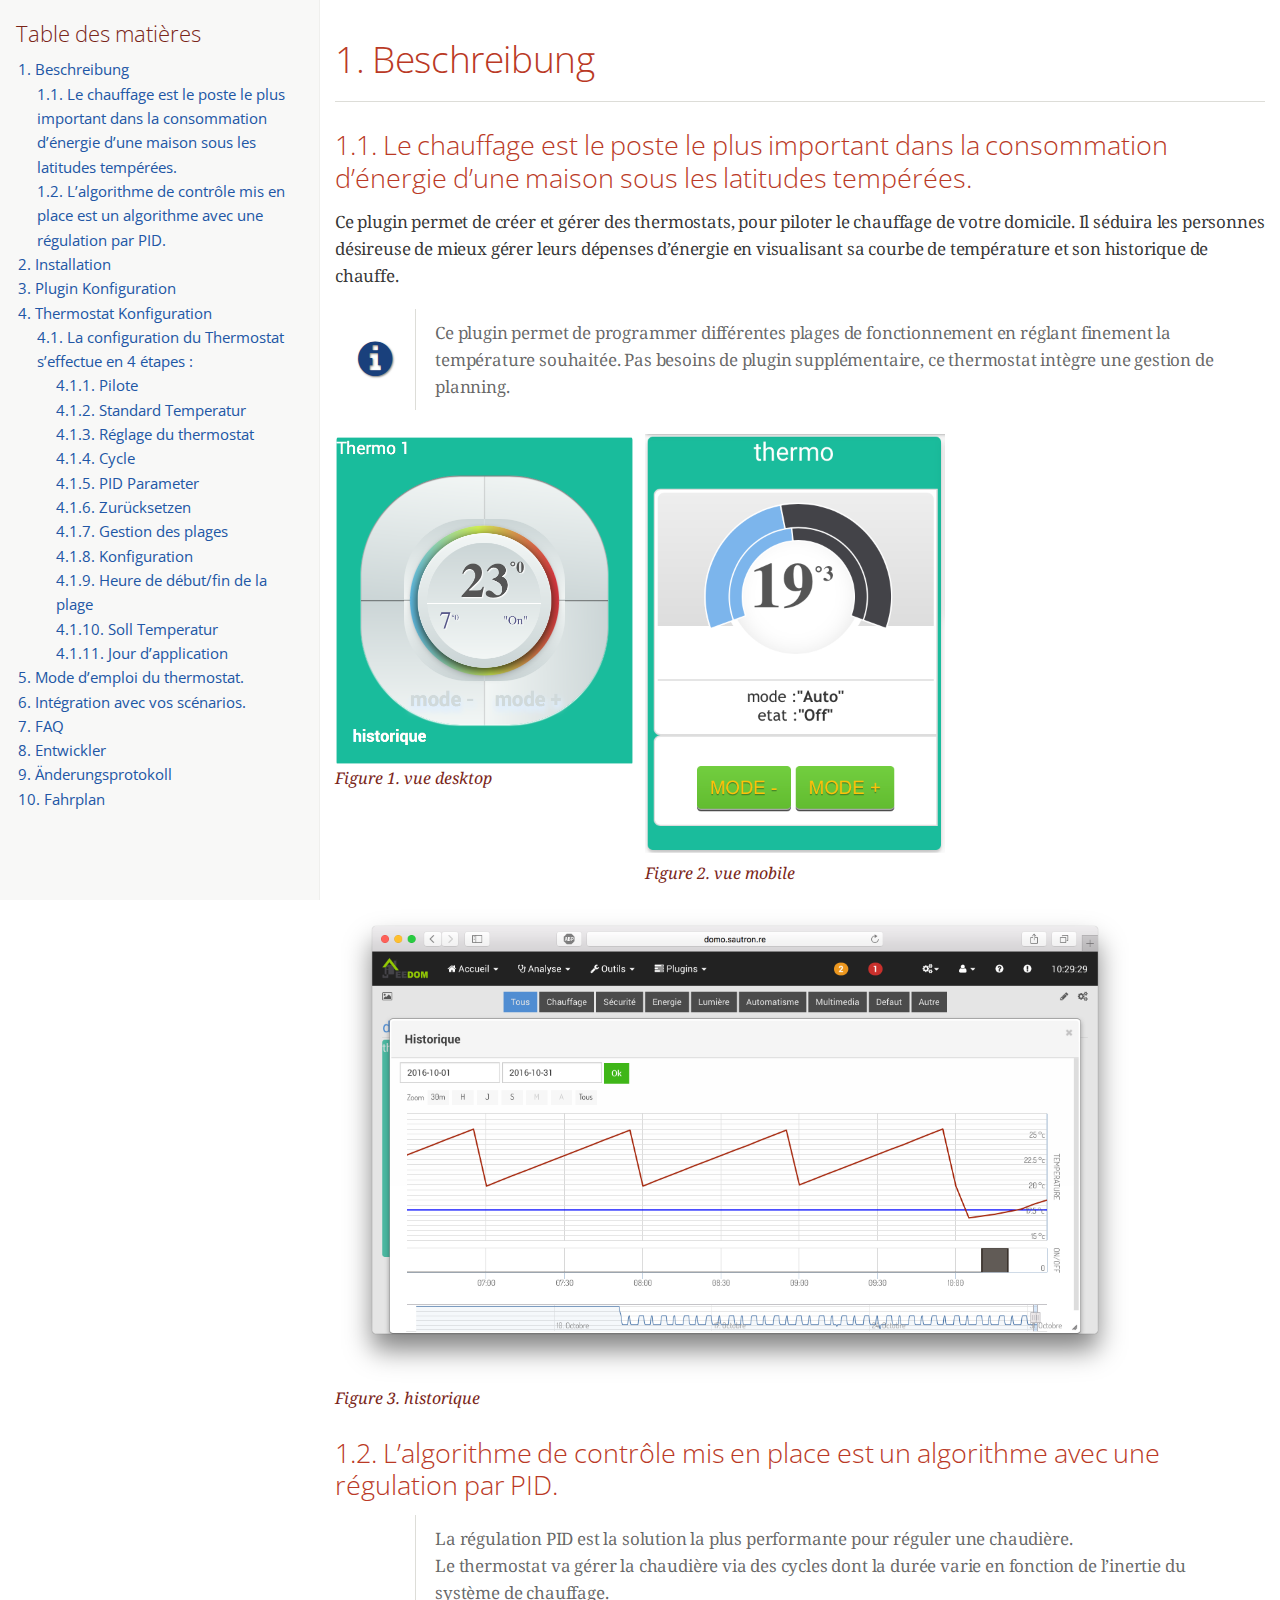
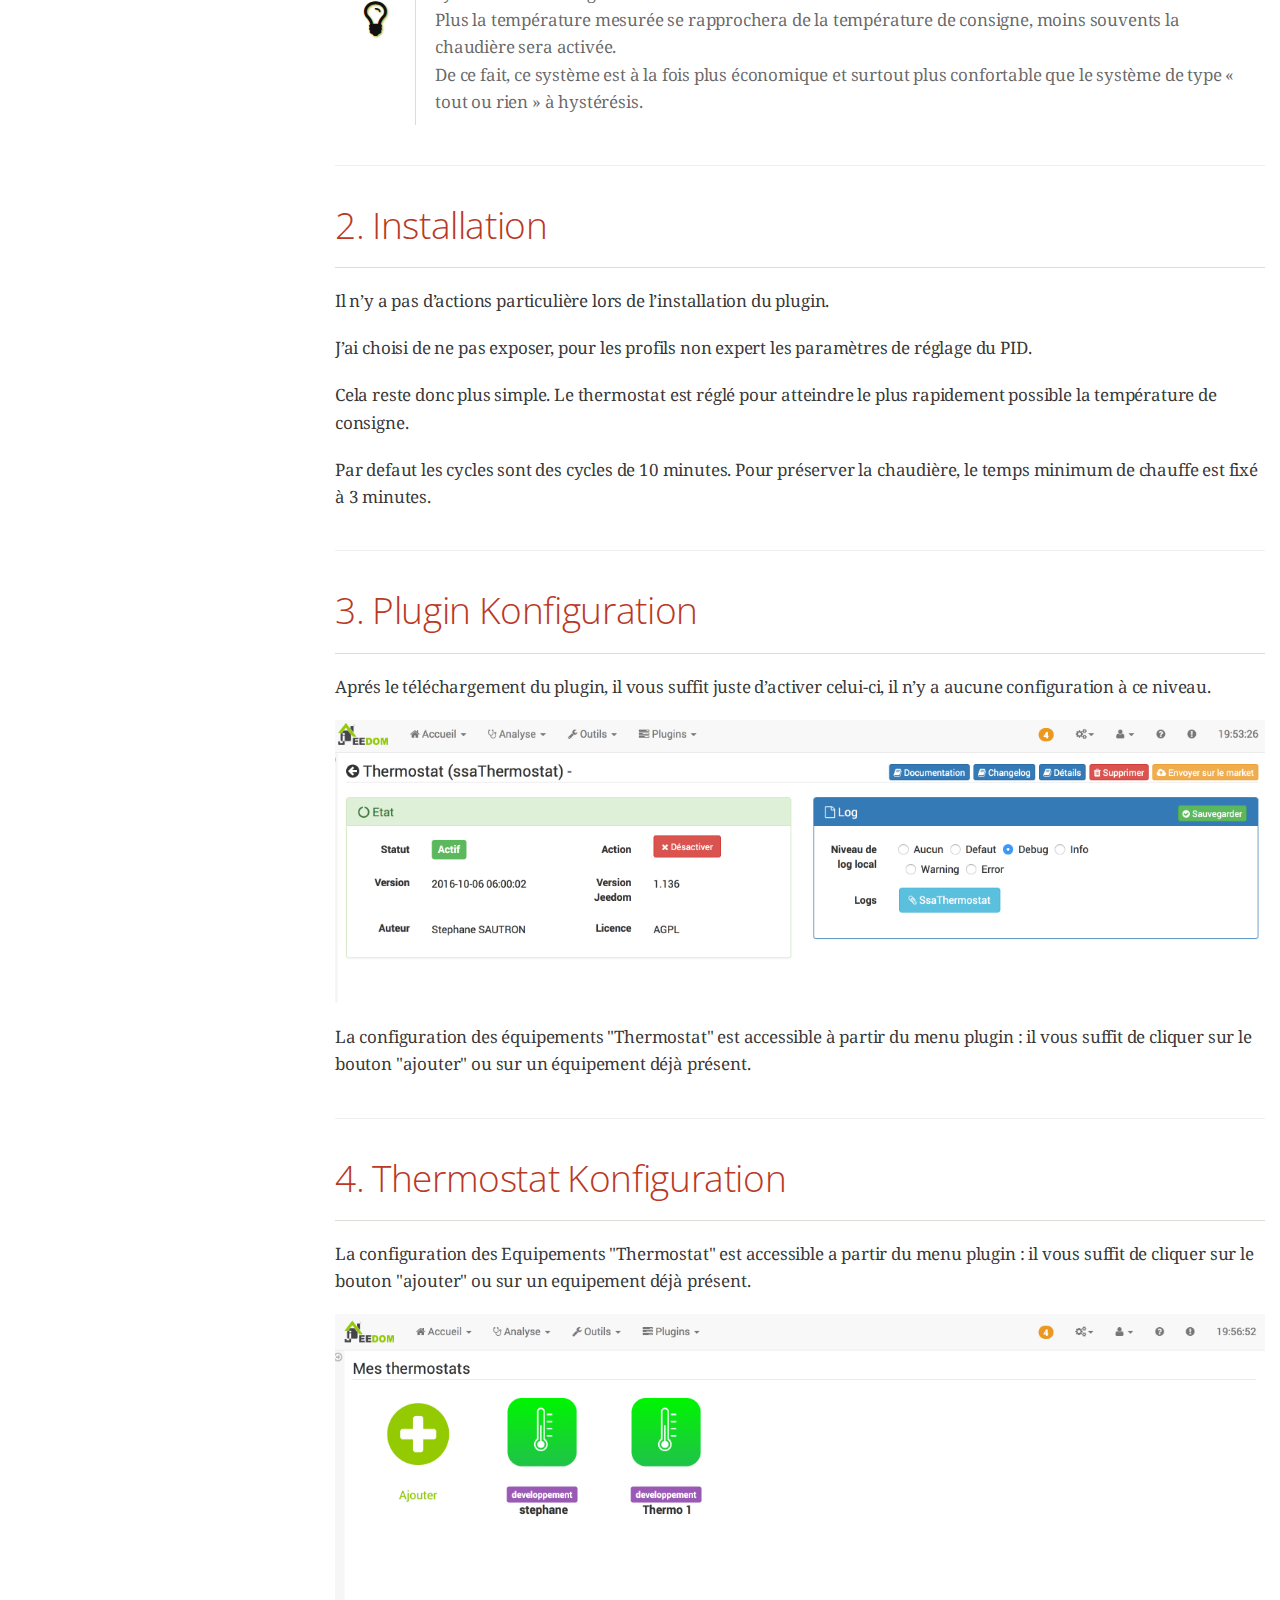
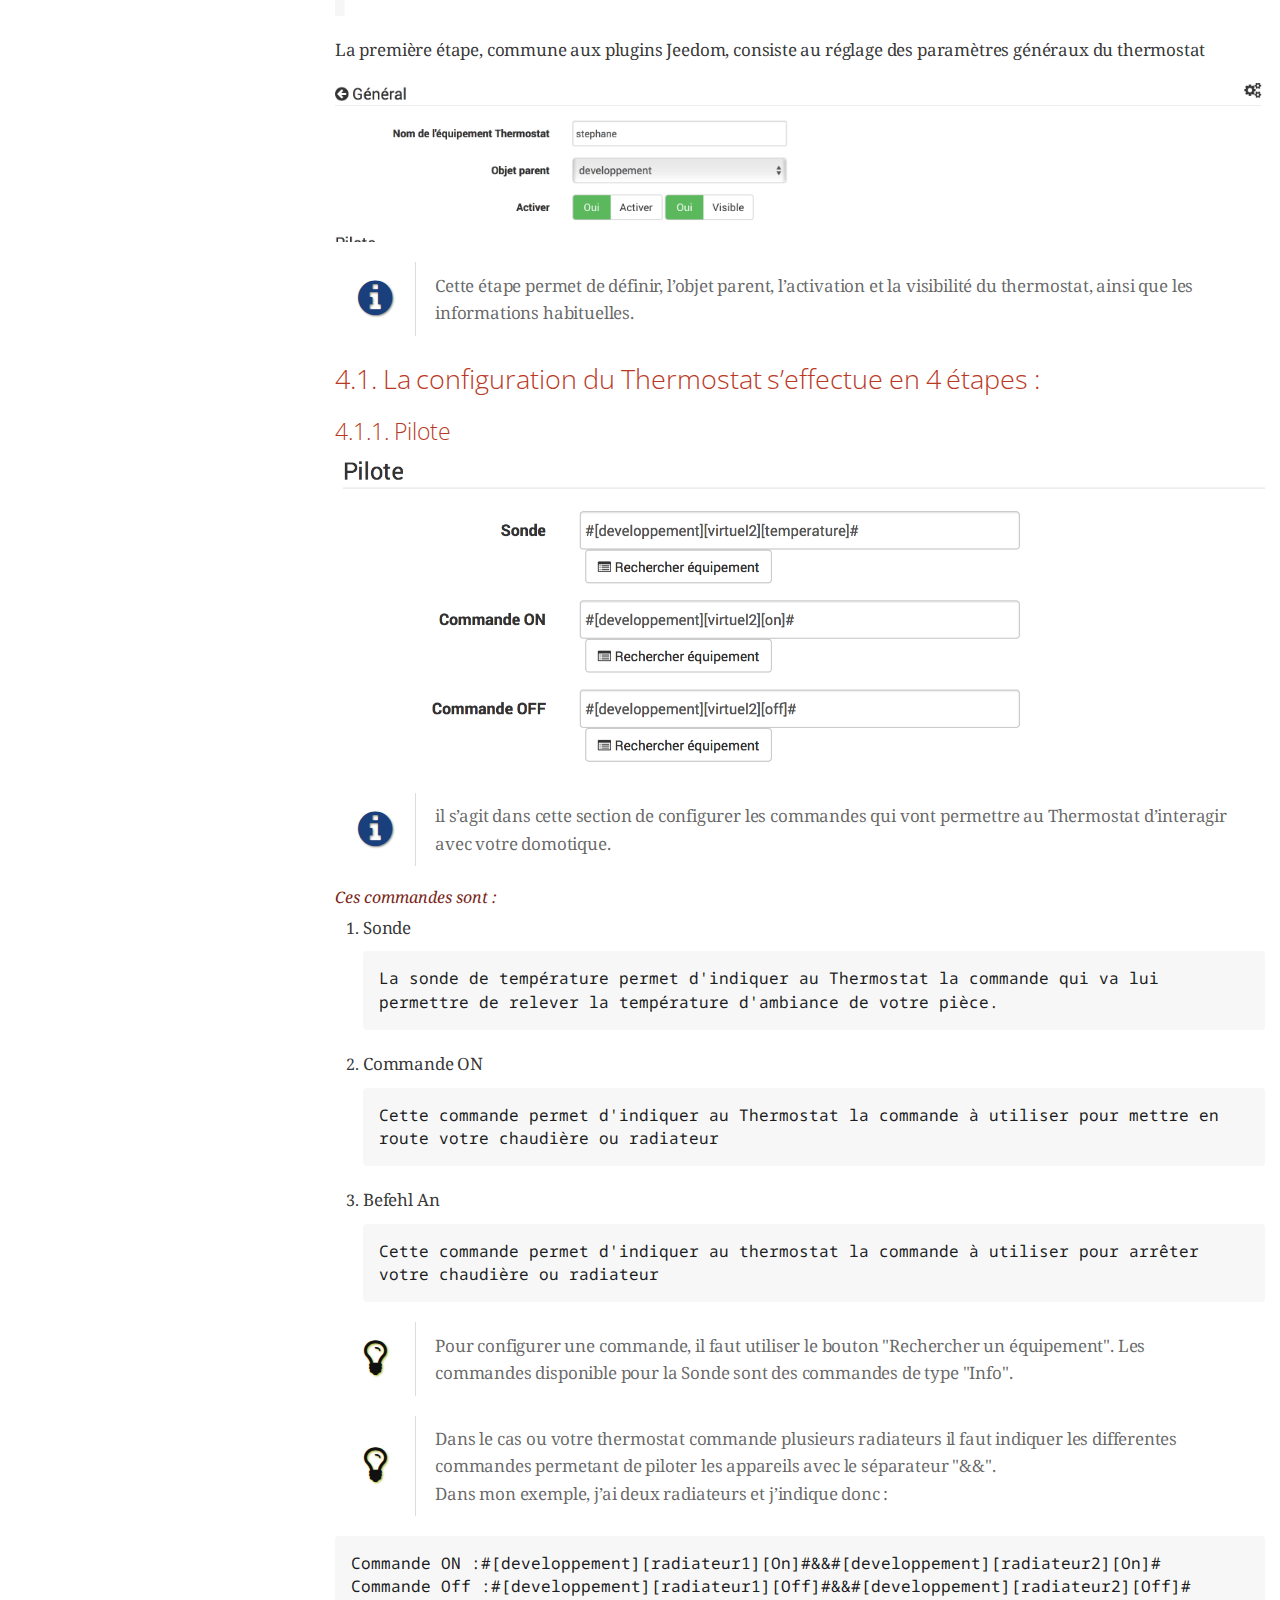
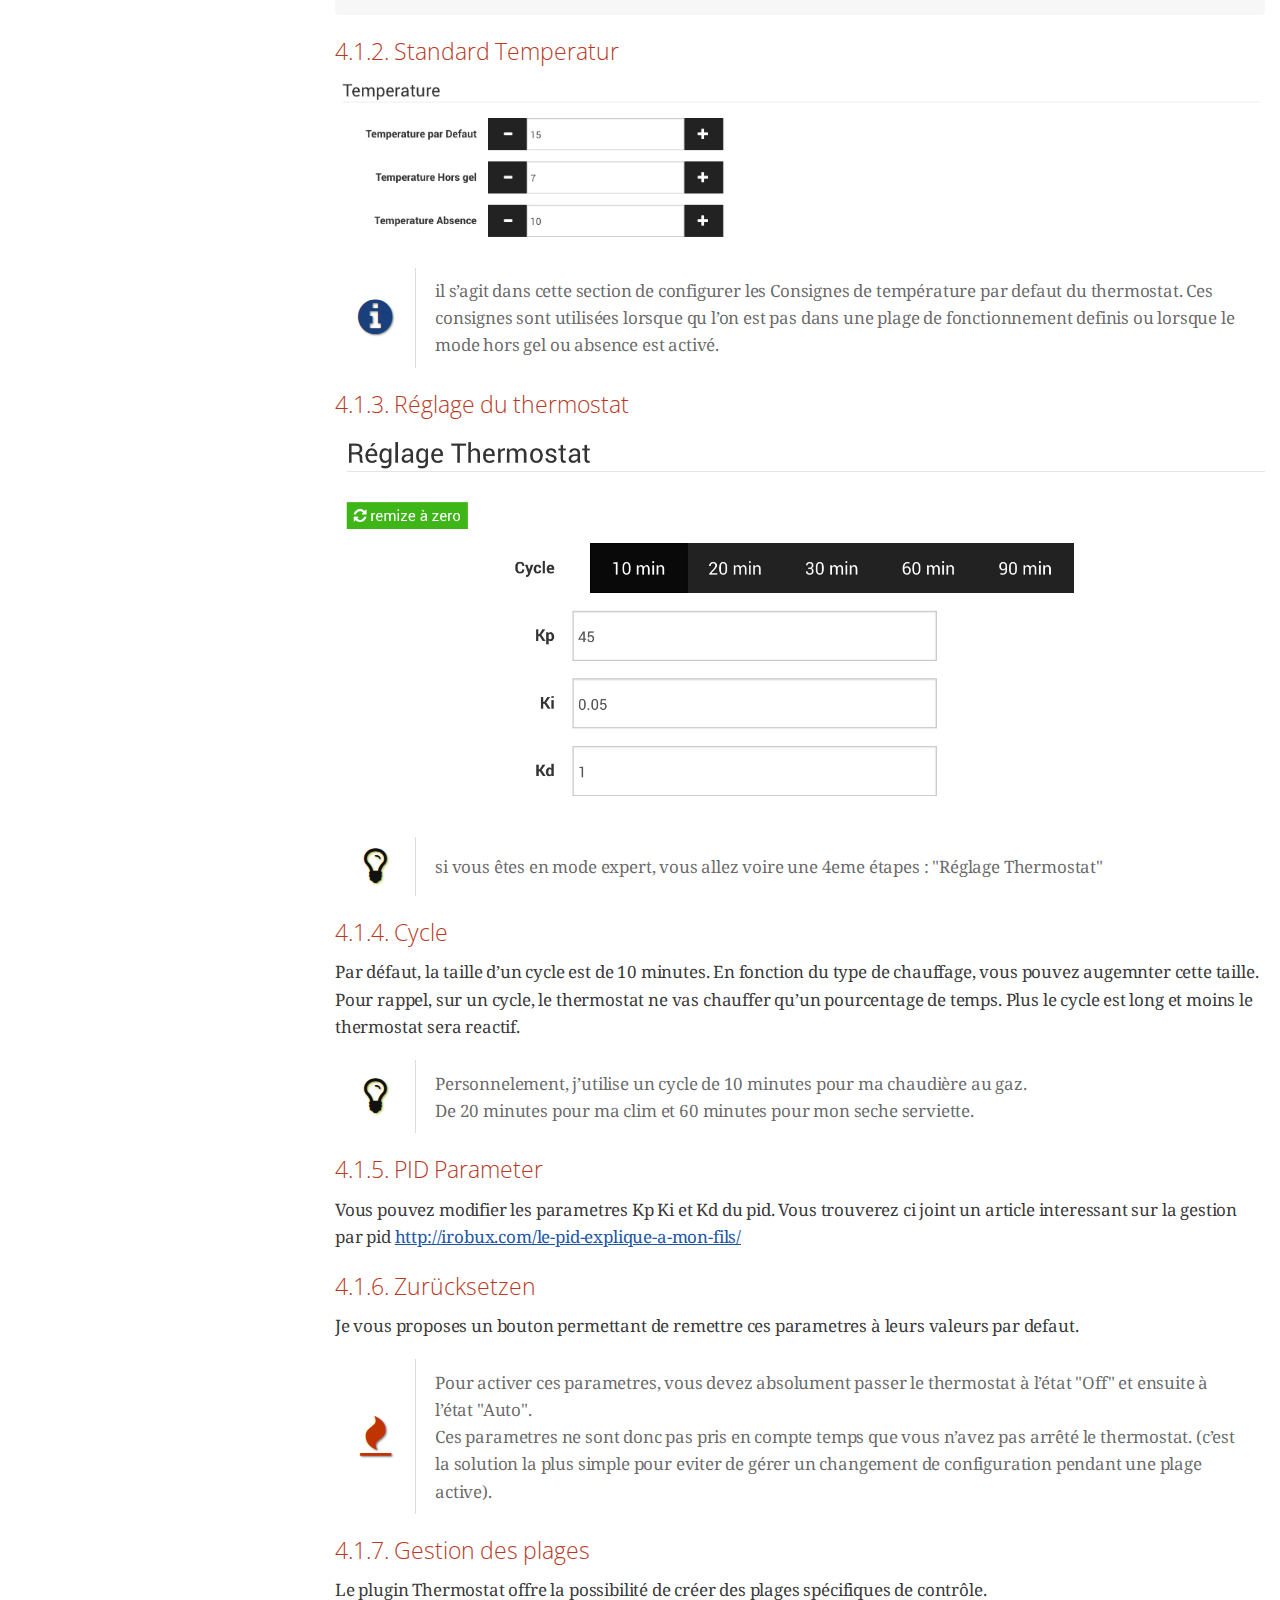
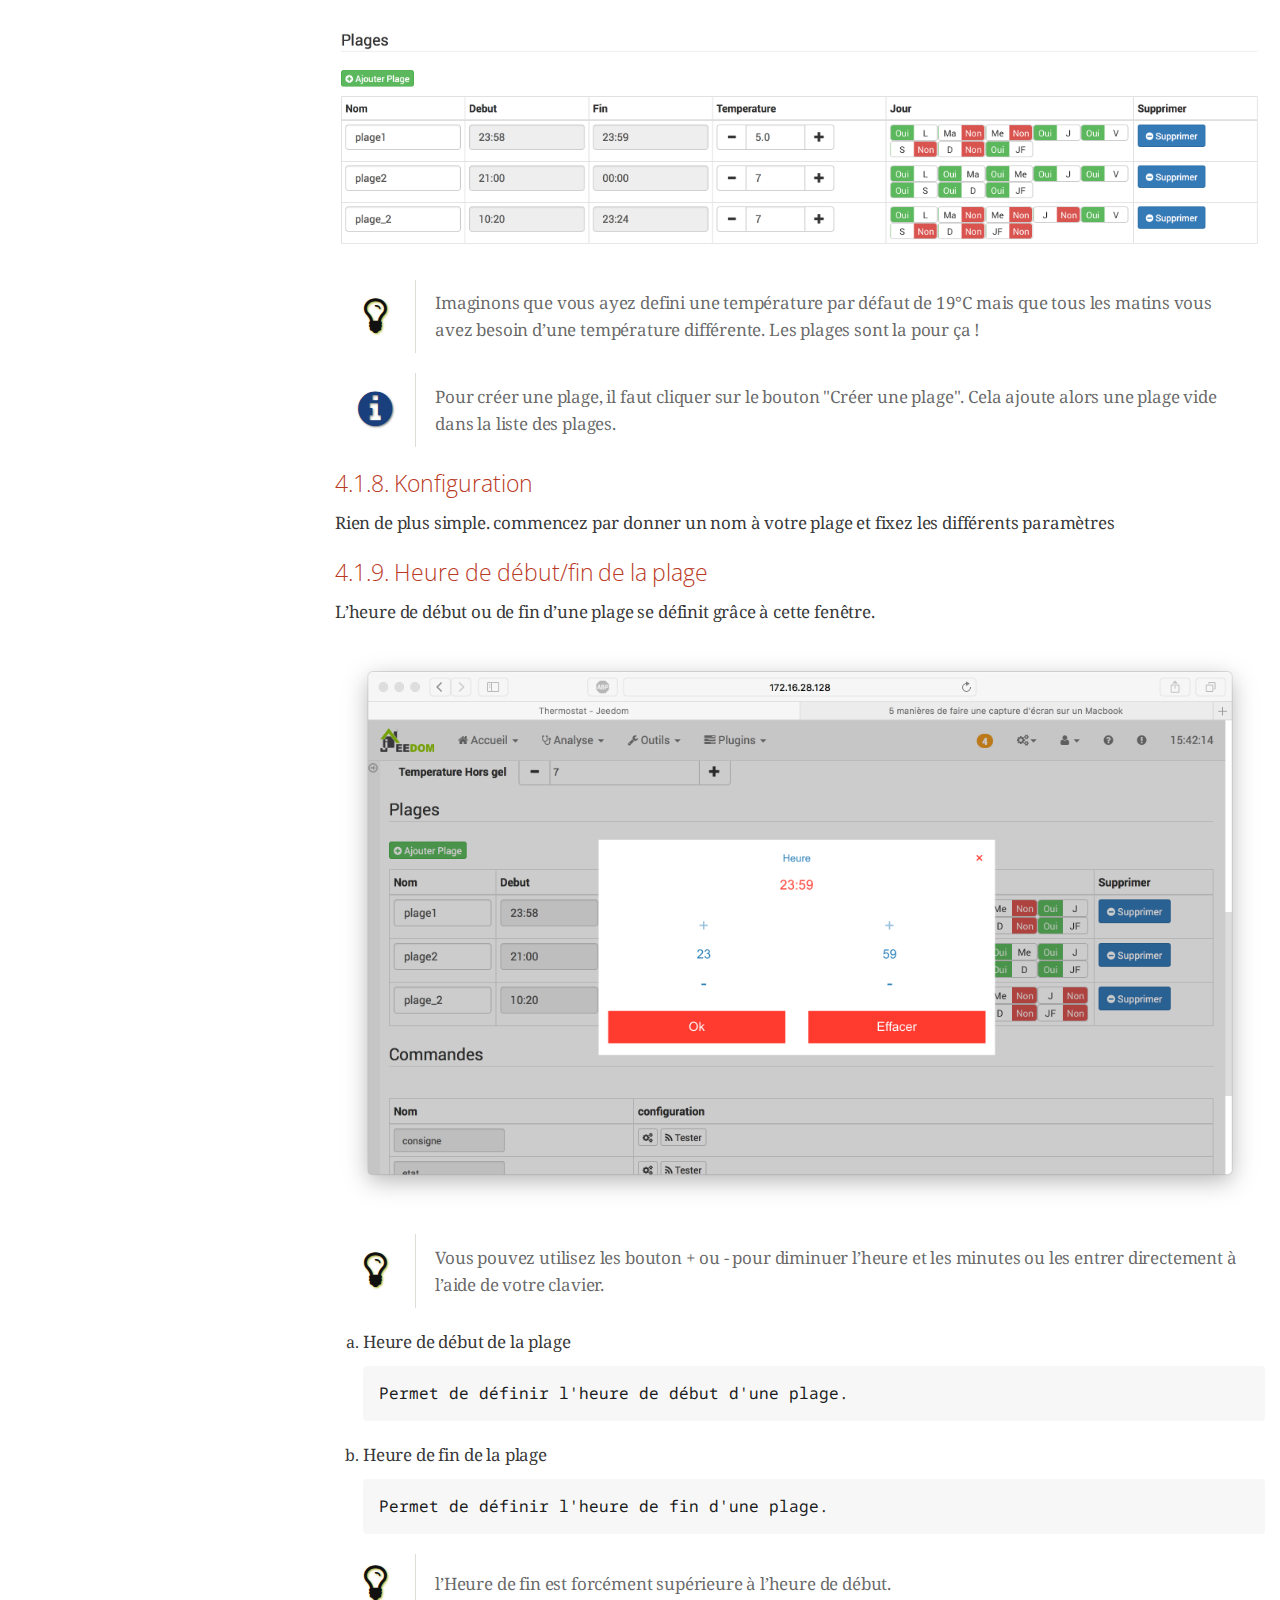
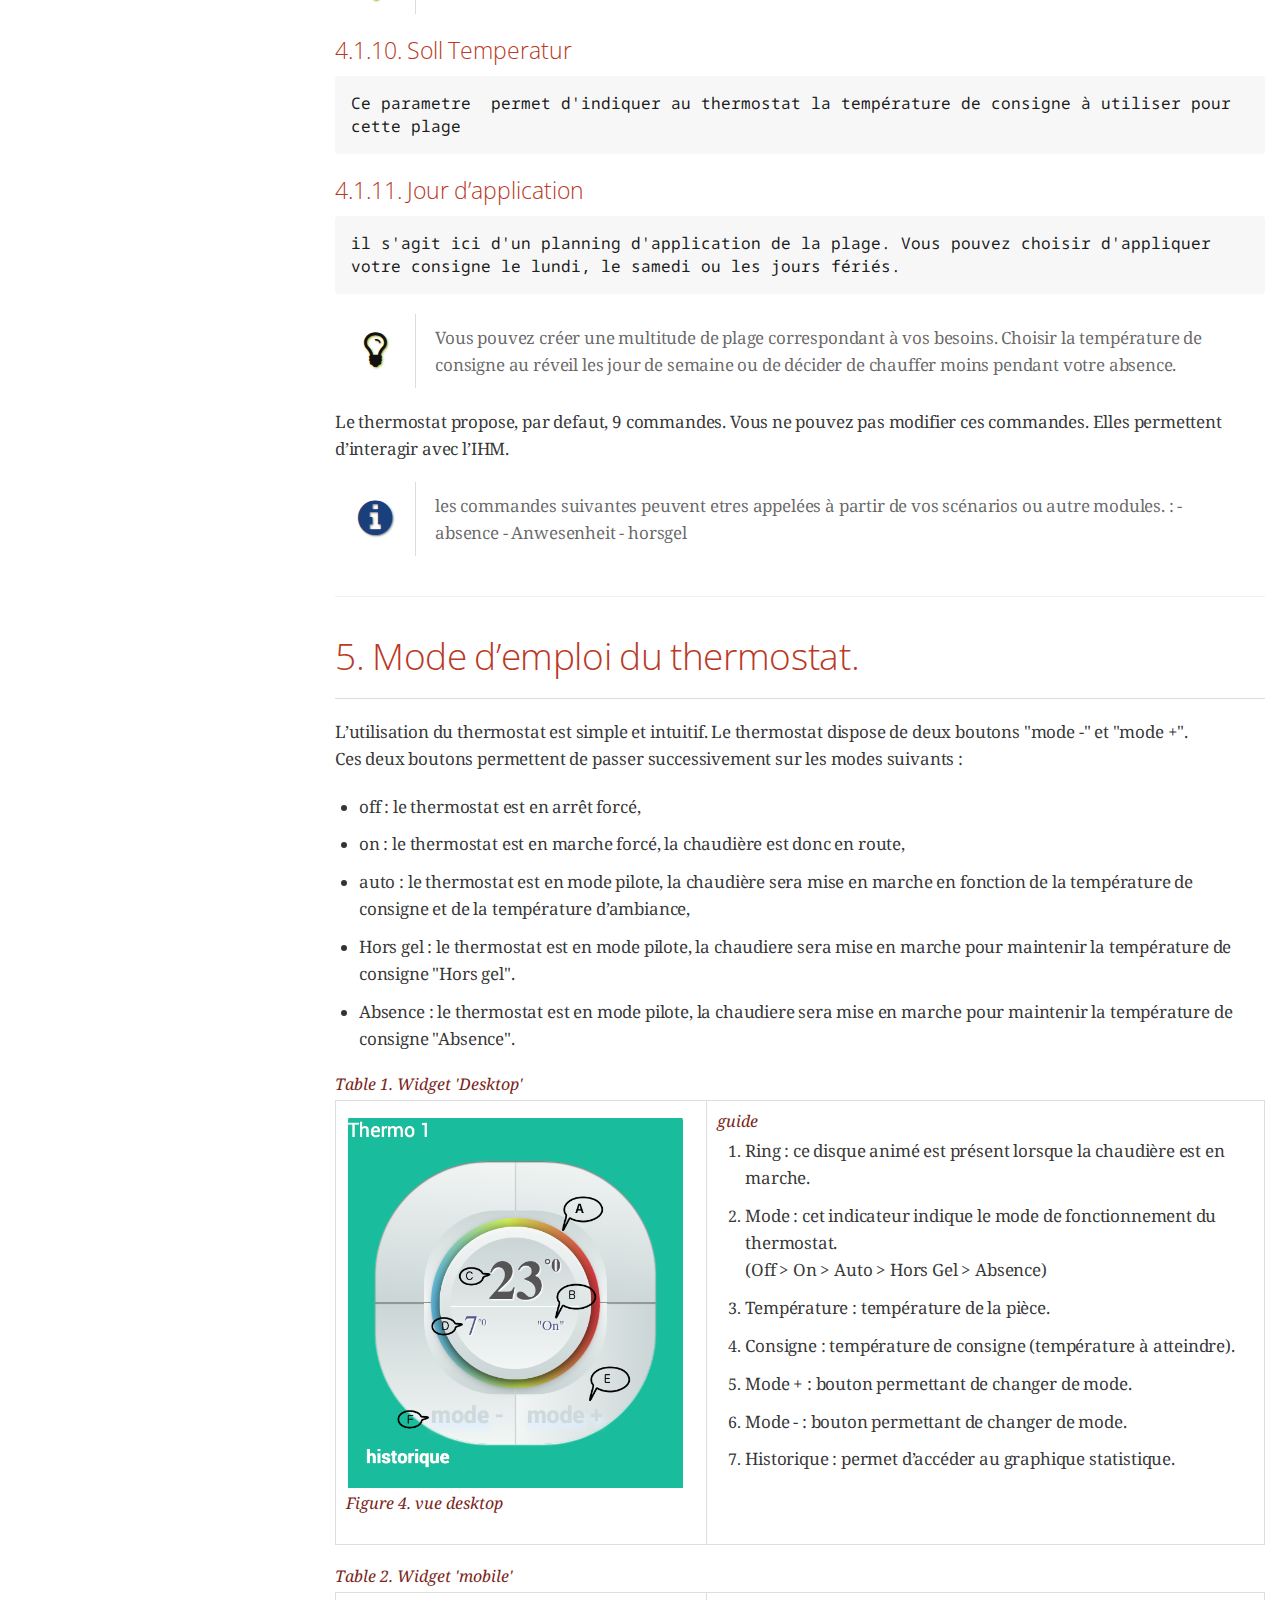
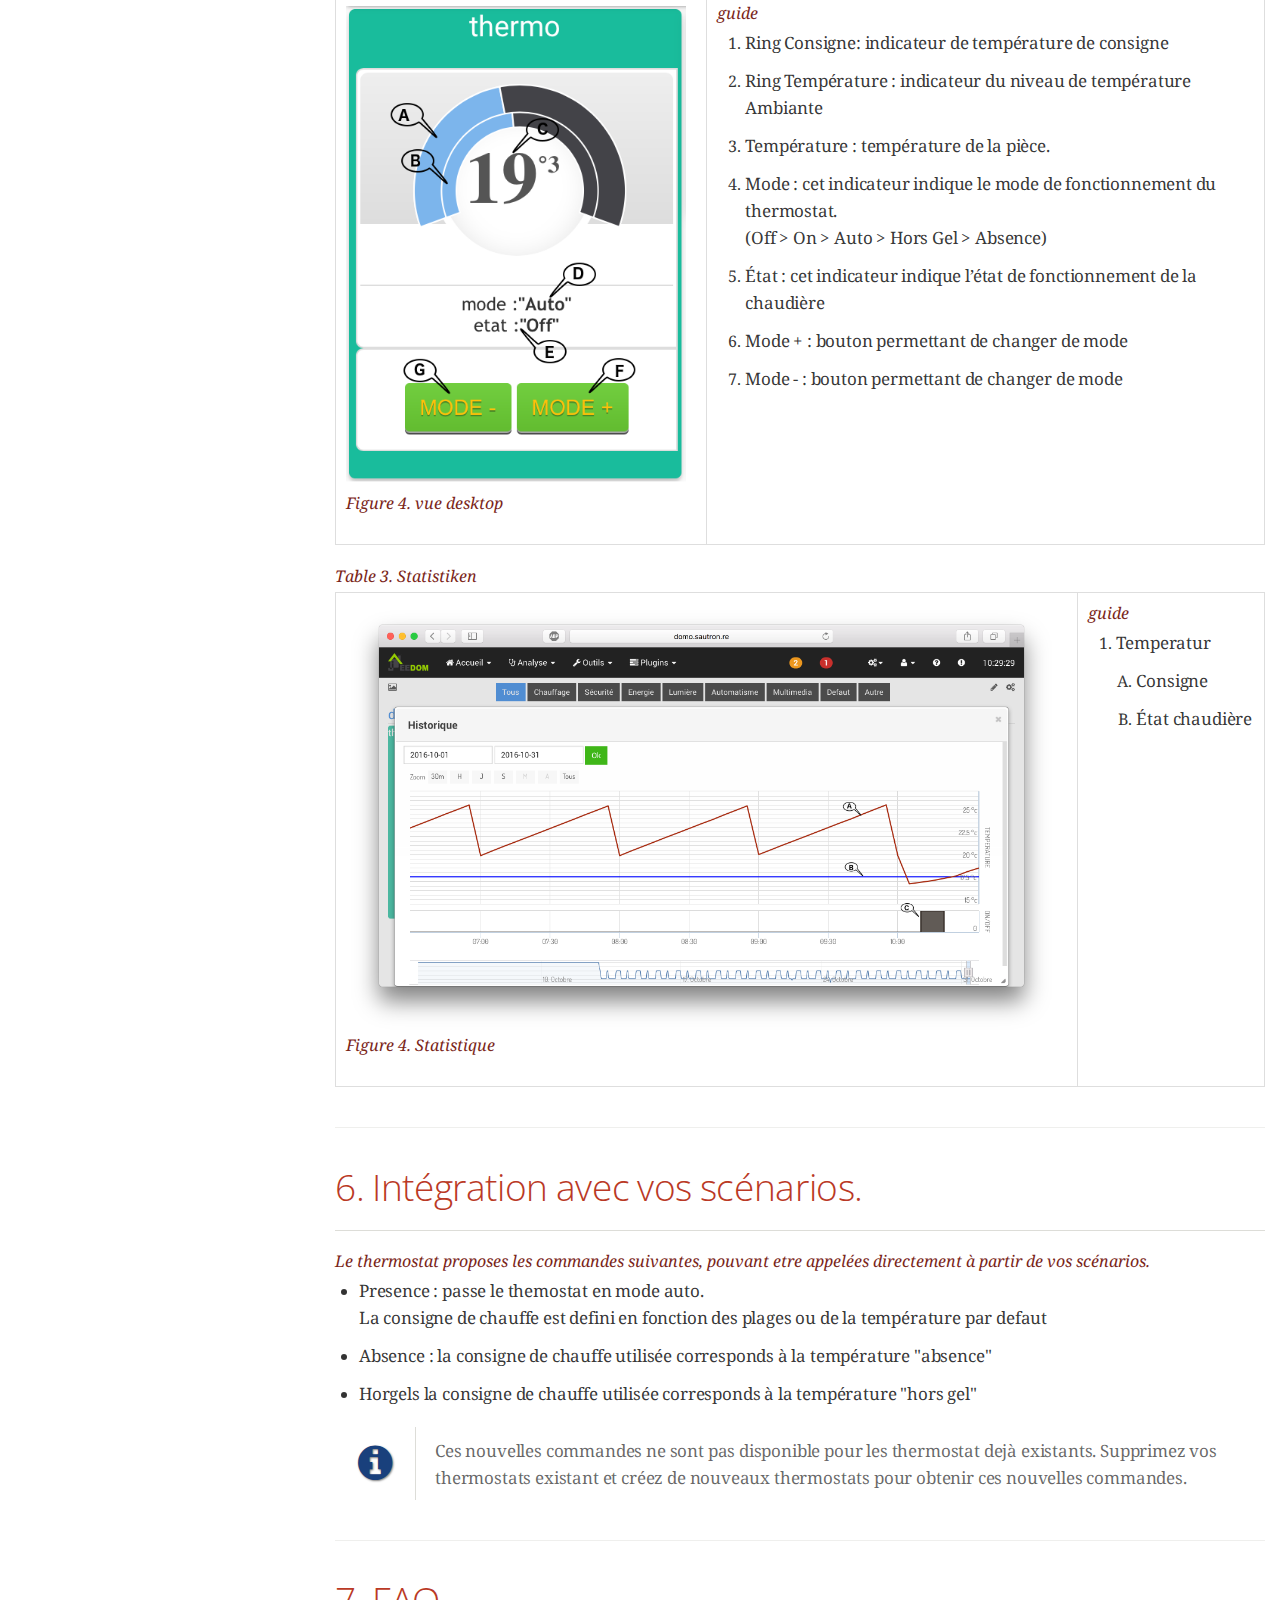
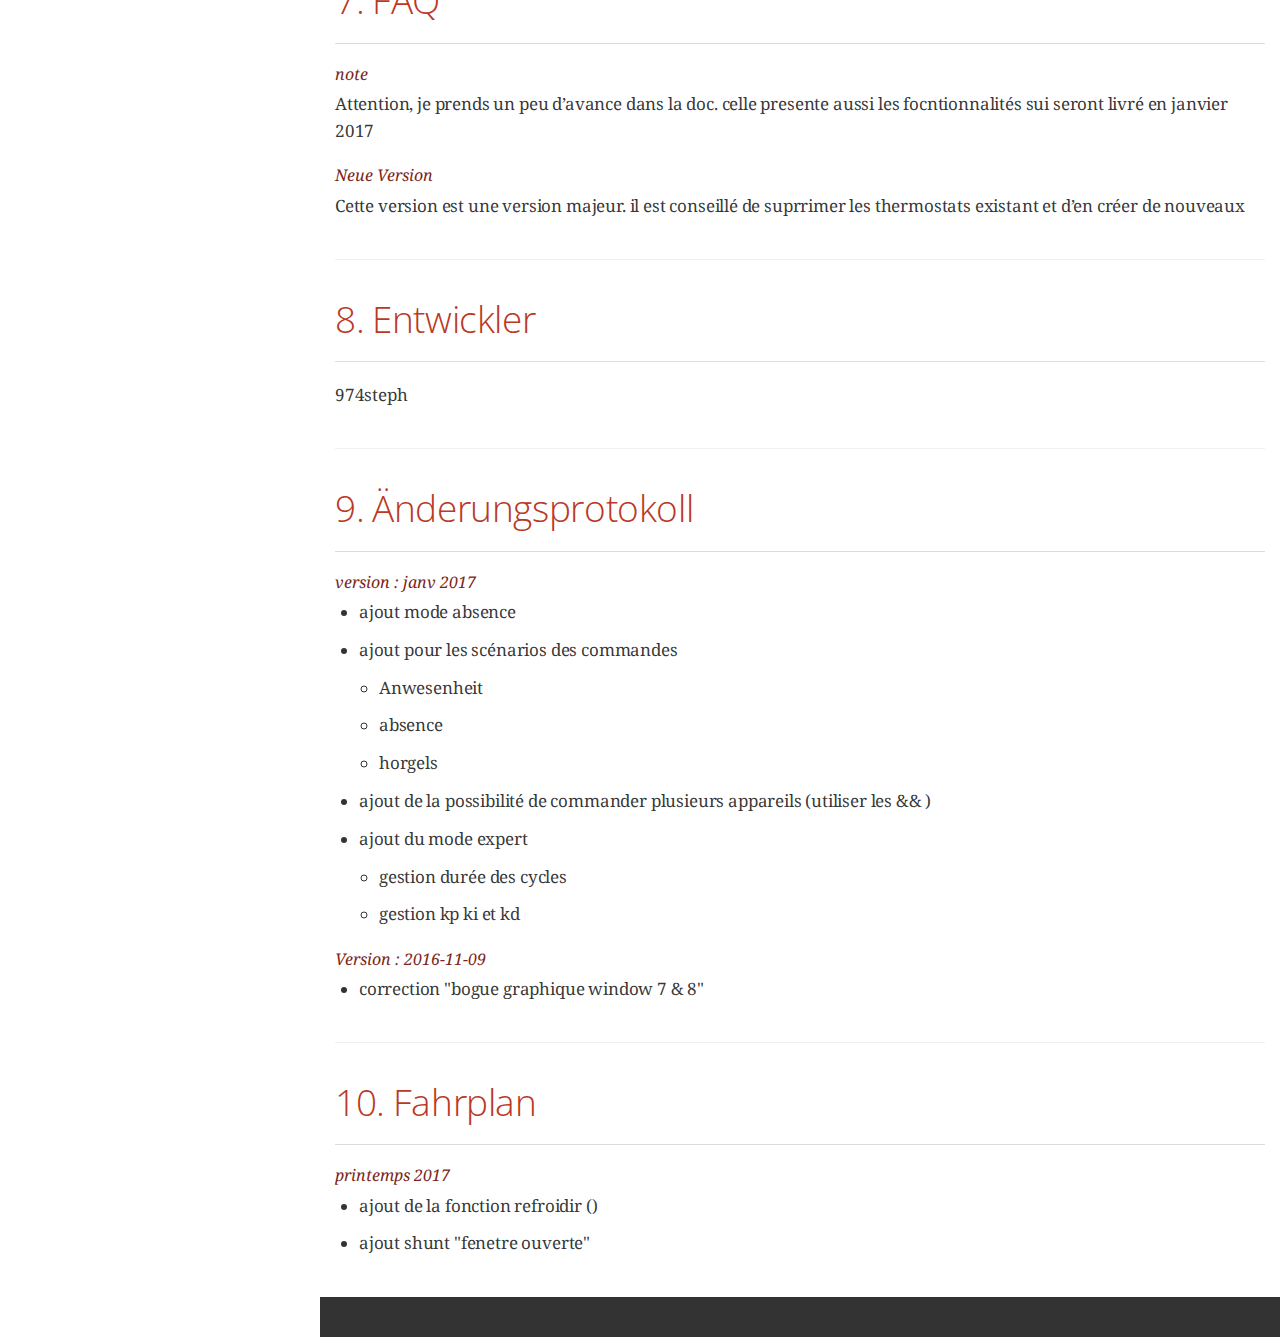
<file: doc/de_DE/index.html>
<!DOCTYPE html>
<html lang="en">
<head>
<meta charset="UTF-8">
<!--[if IE]><meta http-equiv="X-UA-Compatible" content="IE=edge"><![endif]-->
<meta name="viewport" content="width=device-width, initial-scale=1.0">
<meta name="generator" content="Asciidoctor 1.5.3.dev">
<title>description</title>
<link rel="stylesheet" href="https://fonts.googleapis.com/css?family=Open+Sans:300,300italic,400,400italic,600,600italic%7CNoto+Serif:400,400italic,700,700italic%7CDroid+Sans+Mono:400,700">
<style>
/* Asciidoctor default stylesheet | MIT License | http://asciidoctor.org */
/* Remove the comments around the @import statement below when using this as a custom stylesheet */
/*@import "https://fonts.googleapis.com/css?family=Open+Sans:300,300italic,400,400italic,600,600italic%7CNoto+Serif:400,400italic,700,700italic%7CDroid+Sans+Mono:400,700";*/
article,aside,details,figcaption,figure,footer,header,hgroup,main,nav,section,summary{display:block}
audio,canvas,video{display:inline-block}
audio:not([controls]){display:none;height:0}
[hidden],template{display:none}
script{display:none!important}
html{font-family:sans-serif;-ms-text-size-adjust:100%;-webkit-text-size-adjust:100%}
body{margin:0}
a{background:transparent}
a:focus{outline:thin dotted}
a:active,a:hover{outline:0}
h1{font-size:2em;margin:.67em 0}
abbr[title]{border-bottom:1px dotted}
b,strong{font-weight:bold}
dfn{font-style:italic}
hr{-moz-box-sizing:content-box;box-sizing:content-box;height:0}
mark{background:#ff0;color:#000}
code,kbd,pre,samp{font-family:monospace;font-size:1em}
pre{white-space:pre-wrap}
q{quotes:"\201C" "\201D" "\2018" "\2019"}
small{font-size:80%}
sub,sup{font-size:75%;line-height:0;position:relative;vertical-align:baseline}
sup{top:-.5em}
sub{bottom:-.25em}
img{border:0}
svg:not(:root){overflow:hidden}
figure{margin:0}
fieldset{border:1px solid silver;margin:0 2px;padding:.35em .625em .75em}
legend{border:0;padding:0}
button,input,select,textarea{font-family:inherit;font-size:100%;margin:0}
button,input{line-height:normal}
button,select{text-transform:none}
button,html input[type="button"],input[type="reset"],input[type="submit"]{-webkit-appearance:button;cursor:pointer}
button[disabled],html input[disabled]{cursor:default}
input[type="checkbox"],input[type="radio"]{box-sizing:border-box;padding:0}
input[type="search"]{-webkit-appearance:textfield;-moz-box-sizing:content-box;-webkit-box-sizing:content-box;box-sizing:content-box}
input[type="search"]::-webkit-search-cancel-button,input[type="search"]::-webkit-search-decoration{-webkit-appearance:none}
button::-moz-focus-inner,input::-moz-focus-inner{border:0;padding:0}
textarea{overflow:auto;vertical-align:top}
table{border-collapse:collapse;border-spacing:0}
*,*:before,*:after{-moz-box-sizing:border-box;-webkit-box-sizing:border-box;box-sizing:border-box}
html,body{font-size:100%}
body{background:#fff;color:rgba(0,0,0,.8);padding:0;margin:0;font-family:"Noto Serif","DejaVu Serif",serif;font-weight:400;font-style:normal;line-height:1;position:relative;cursor:auto}
a:hover{cursor:pointer}
img,object,embed{max-width:100%;height:auto}
object,embed{height:100%}
img{-ms-interpolation-mode:bicubic}
#map_canvas img,#map_canvas embed,#map_canvas object,.map_canvas img,.map_canvas embed,.map_canvas object{max-width:none!important}
.left{float:left!important}
.right{float:right!important}
.text-left{text-align:left!important}
.text-right{text-align:right!important}
.text-center{text-align:center!important}
.text-justify{text-align:justify!important}
.hide{display:none}
.antialiased,body{-webkit-font-smoothing:antialiased}
img{display:inline-block;vertical-align:middle}
textarea{height:auto;min-height:50px}
select{width:100%}
p.lead,.paragraph.lead>p,#preamble>.sectionbody>.paragraph:first-of-type p{font-size:1.21875em;line-height:1.6}
.subheader,.admonitionblock td.content>.title,.audioblock>.title,.exampleblock>.title,.imageblock>.title,.listingblock>.title,.literalblock>.title,.stemblock>.title,.openblock>.title,.paragraph>.title,.quoteblock>.title,table.tableblock>.title,.verseblock>.title,.videoblock>.title,.dlist>.title,.olist>.title,.ulist>.title,.qlist>.title,.hdlist>.title{line-height:1.45;color:#7a2518;font-weight:400;margin-top:0;margin-bottom:.25em}
div,dl,dt,dd,ul,ol,li,h1,h2,h3,#toctitle,.sidebarblock>.content>.title,h4,h5,h6,pre,form,p,blockquote,th,td{margin:0;padding:0;direction:ltr}
a{color:#2156a5;text-decoration:underline;line-height:inherit}
a:hover,a:focus{color:#1d4b8f}
a img{border:none}
p{font-family:inherit;font-weight:400;font-size:1em;line-height:1.6;margin-bottom:1.25em;text-rendering:optimizeLegibility}
p aside{font-size:.875em;line-height:1.35;font-style:italic}
h1,h2,h3,#toctitle,.sidebarblock>.content>.title,h4,h5,h6{font-family:"Open Sans","DejaVu Sans",sans-serif;font-weight:300;font-style:normal;color:#ba3925;text-rendering:optimizeLegibility;margin-top:1em;margin-bottom:.5em;line-height:1.0125em}
h1 small,h2 small,h3 small,#toctitle small,.sidebarblock>.content>.title small,h4 small,h5 small,h6 small{font-size:60%;color:#e99b8f;line-height:0}
h1{font-size:2.125em}
h2{font-size:1.6875em}
h3,#toctitle,.sidebarblock>.content>.title{font-size:1.375em}
h4,h5{font-size:1.125em}
h6{font-size:1em}
hr{border:solid #ddddd8;border-width:1px 0 0;clear:both;margin:1.25em 0 1.1875em;height:0}
em,i{font-style:italic;line-height:inherit}
strong,b{font-weight:bold;line-height:inherit}
small{font-size:60%;line-height:inherit}
code{font-family:"Droid Sans Mono","DejaVu Sans Mono",monospace;font-weight:400;color:rgba(0,0,0,.9)}
ul,ol,dl{font-size:1em;line-height:1.6;margin-bottom:1.25em;list-style-position:outside;font-family:inherit}
ul,ol,ul.no-bullet,ol.no-bullet{margin-left:1.5em}
ul li ul,ul li ol{margin-left:1.25em;margin-bottom:0;font-size:1em}
ul.square li ul,ul.circle li ul,ul.disc li ul{list-style:inherit}
ul.square{list-style-type:square}
ul.circle{list-style-type:circle}
ul.disc{list-style-type:disc}
ul.no-bullet{list-style:none}
ol li ul,ol li ol{margin-left:1.25em;margin-bottom:0}
dl dt{margin-bottom:.3125em;font-weight:bold}
dl dd{margin-bottom:1.25em}
abbr,acronym{text-transform:uppercase;font-size:90%;color:rgba(0,0,0,.8);border-bottom:1px dotted #ddd;cursor:help}
abbr{text-transform:none}
blockquote{margin:0 0 1.25em;padding:.5625em 1.25em 0 1.1875em;border-left:1px solid #ddd}
blockquote cite{display:block;font-size:.9375em;color:rgba(0,0,0,.6)}
blockquote cite:before{content:"\2014 \0020"}
blockquote cite a,blockquote cite a:visited{color:rgba(0,0,0,.6)}
blockquote,blockquote p{line-height:1.6;color:rgba(0,0,0,.85)}
@media only screen and (min-width:768px){h1,h2,h3,#toctitle,.sidebarblock>.content>.title,h4,h5,h6{line-height:1.2}
h1{font-size:2.75em}
h2{font-size:2.3125em}
h3,#toctitle,.sidebarblock>.content>.title{font-size:1.6875em}
h4{font-size:1.4375em}}table{background:#fff;margin-bottom:1.25em;border:solid 1px #dedede}
table thead,table tfoot{background:#f7f8f7;font-weight:bold}
table thead tr th,table thead tr td,table tfoot tr th,table tfoot tr td{padding:.5em .625em .625em;font-size:inherit;color:rgba(0,0,0,.8);text-align:left}
table tr th,table tr td{padding:.5625em .625em;font-size:inherit;color:rgba(0,0,0,.8)}
table tr.even,table tr.alt,table tr:nth-of-type(even){background:#f8f8f7}
table thead tr th,table tfoot tr th,table tbody tr td,table tr td,table tfoot tr td{display:table-cell;line-height:1.6}
h1,h2,h3,#toctitle,.sidebarblock>.content>.title,h4,h5,h6{line-height:1.2;word-spacing:-.05em}
h1 strong,h2 strong,h3 strong,#toctitle strong,.sidebarblock>.content>.title strong,h4 strong,h5 strong,h6 strong{font-weight:400}
.clearfix:before,.clearfix:after,.float-group:before,.float-group:after{content:" ";display:table}
.clearfix:after,.float-group:after{clear:both}
*:not(pre)>code{font-size:.9375em;font-style:normal!important;letter-spacing:0;padding:.1em .5ex;word-spacing:-.15em;background-color:#f7f7f8;-webkit-border-radius:4px;border-radius:4px;line-height:1.45;text-rendering:optimizeSpeed}
pre,pre>code{line-height:1.45;color:rgba(0,0,0,.9);font-family:"Droid Sans Mono","DejaVu Sans Mono",monospace;font-weight:400;text-rendering:optimizeSpeed}
.keyseq{color:rgba(51,51,51,.8)}
kbd{display:inline-block;color:rgba(0,0,0,.8);font-size:.75em;line-height:1.4;background-color:#f7f7f7;border:1px solid #ccc;-webkit-border-radius:3px;border-radius:3px;-webkit-box-shadow:0 1px 0 rgba(0,0,0,.2),0 0 0 .1em white inset;box-shadow:0 1px 0 rgba(0,0,0,.2),0 0 0 .1em #fff inset;margin:-.15em .15em 0 .15em;padding:.2em .6em .2em .5em;vertical-align:middle;white-space:nowrap}
.keyseq kbd:first-child{margin-left:0}
.keyseq kbd:last-child{margin-right:0}
.menuseq,.menu{color:rgba(0,0,0,.8)}
b.button:before,b.button:after{position:relative;top:-1px;font-weight:400}
b.button:before{content:"[";padding:0 3px 0 2px}
b.button:after{content:"]";padding:0 2px 0 3px}
p a>code:hover{color:rgba(0,0,0,.9)}
#header,#content,#footnotes,#footer{width:100%;margin-left:auto;margin-right:auto;margin-top:0;margin-bottom:0;max-width:62.5em;*zoom:1;position:relative;padding-left:.9375em;padding-right:.9375em}
#header:before,#header:after,#content:before,#content:after,#footnotes:before,#footnotes:after,#footer:before,#footer:after{content:" ";display:table}
#header:after,#content:after,#footnotes:after,#footer:after{clear:both}
#content{margin-top:1.25em}
#content:before{content:none}
#header>h1:first-child{color:rgba(0,0,0,.85);margin-top:2.25rem;margin-bottom:0}
#header>h1:first-child+#toc{margin-top:8px;border-top:1px solid #ddddd8}
#header>h1:only-child,body.toc2 #header>h1:nth-last-child(2){border-bottom:1px solid #ddddd8;padding-bottom:8px}
#header .details{border-bottom:1px solid #ddddd8;line-height:1.45;padding-top:.25em;padding-bottom:.25em;padding-left:.25em;color:rgba(0,0,0,.6);display:-ms-flexbox;display:-webkit-flex;display:flex;-ms-flex-flow:row wrap;-webkit-flex-flow:row wrap;flex-flow:row wrap}
#header .details span:first-child{margin-left:-.125em}
#header .details span.email a{color:rgba(0,0,0,.85)}
#header .details br{display:none}
#header .details br+span:before{content:"\00a0\2013\00a0"}
#header .details br+span.author:before{content:"\00a0\22c5\00a0";color:rgba(0,0,0,.85)}
#header .details br+span#revremark:before{content:"\00a0|\00a0"}
#header #revnumber{text-transform:capitalize}
#header #revnumber:after{content:"\00a0"}
#content>h1:first-child:not([class]){color:rgba(0,0,0,.85);border-bottom:1px solid #ddddd8;padding-bottom:8px;margin-top:0;padding-top:1rem;margin-bottom:1.25rem}
#toc{border-bottom:1px solid #efefed;padding-bottom:.5em}
#toc>ul{margin-left:.125em}
#toc ul.sectlevel0>li>a{font-style:italic}
#toc ul.sectlevel0 ul.sectlevel1{margin:.5em 0}
#toc ul{font-family:"Open Sans","DejaVu Sans",sans-serif;list-style-type:none}
#toc a{text-decoration:none}
#toc a:active{text-decoration:underline}
#toctitle{color:#7a2518;font-size:1.2em}
@media only screen and (min-width:768px){#toctitle{font-size:1.375em}
body.toc2{padding-left:15em;padding-right:0}
#toc.toc2{margin-top:0!important;background-color:#f8f8f7;position:fixed;width:15em;left:0;top:0;border-right:1px solid #efefed;border-top-width:0!important;border-bottom-width:0!important;z-index:1000;padding:1.25em 1em;height:100%;overflow:auto}
#toc.toc2 #toctitle{margin-top:0;font-size:1.2em}
#toc.toc2>ul{font-size:.9em;margin-bottom:0}
#toc.toc2 ul ul{margin-left:0;padding-left:1em}
#toc.toc2 ul.sectlevel0 ul.sectlevel1{padding-left:0;margin-top:.5em;margin-bottom:.5em}
body.toc2.toc-right{padding-left:0;padding-right:15em}
body.toc2.toc-right #toc.toc2{border-right-width:0;border-left:1px solid #efefed;left:auto;right:0}}@media only screen and (min-width:1280px){body.toc2{padding-left:20em;padding-right:0}
#toc.toc2{width:20em}
#toc.toc2 #toctitle{font-size:1.375em}
#toc.toc2>ul{font-size:.95em}
#toc.toc2 ul ul{padding-left:1.25em}
body.toc2.toc-right{padding-left:0;padding-right:20em}}#content #toc{border-style:solid;border-width:1px;border-color:#e0e0dc;margin-bottom:1.25em;padding:1.25em;background:#f8f8f7;-webkit-border-radius:4px;border-radius:4px}
#content #toc>:first-child{margin-top:0}
#content #toc>:last-child{margin-bottom:0}
#footer{max-width:100%;background-color:rgba(0,0,0,.8);padding:1.25em}
#footer-text{color:rgba(255,255,255,.8);line-height:1.44}
.sect1{padding-bottom:.625em}
@media only screen and (min-width:768px){.sect1{padding-bottom:1.25em}}.sect1+.sect1{border-top:1px solid #efefed}
#content h1>a.anchor,h2>a.anchor,h3>a.anchor,#toctitle>a.anchor,.sidebarblock>.content>.title>a.anchor,h4>a.anchor,h5>a.anchor,h6>a.anchor{position:absolute;z-index:1001;width:1.5ex;margin-left:-1.5ex;display:block;text-decoration:none!important;visibility:hidden;text-align:center;font-weight:400}
#content h1>a.anchor:before,h2>a.anchor:before,h3>a.anchor:before,#toctitle>a.anchor:before,.sidebarblock>.content>.title>a.anchor:before,h4>a.anchor:before,h5>a.anchor:before,h6>a.anchor:before{content:"\00A7";font-size:.85em;display:block;padding-top:.1em}
#content h1:hover>a.anchor,#content h1>a.anchor:hover,h2:hover>a.anchor,h2>a.anchor:hover,h3:hover>a.anchor,#toctitle:hover>a.anchor,.sidebarblock>.content>.title:hover>a.anchor,h3>a.anchor:hover,#toctitle>a.anchor:hover,.sidebarblock>.content>.title>a.anchor:hover,h4:hover>a.anchor,h4>a.anchor:hover,h5:hover>a.anchor,h5>a.anchor:hover,h6:hover>a.anchor,h6>a.anchor:hover{visibility:visible}
#content h1>a.link,h2>a.link,h3>a.link,#toctitle>a.link,.sidebarblock>.content>.title>a.link,h4>a.link,h5>a.link,h6>a.link{color:#ba3925;text-decoration:none}
#content h1>a.link:hover,h2>a.link:hover,h3>a.link:hover,#toctitle>a.link:hover,.sidebarblock>.content>.title>a.link:hover,h4>a.link:hover,h5>a.link:hover,h6>a.link:hover{color:#a53221}
.audioblock,.imageblock,.literalblock,.listingblock,.stemblock,.videoblock{margin-bottom:1.25em}
.admonitionblock td.content>.title,.audioblock>.title,.exampleblock>.title,.imageblock>.title,.listingblock>.title,.literalblock>.title,.stemblock>.title,.openblock>.title,.paragraph>.title,.quoteblock>.title,table.tableblock>.title,.verseblock>.title,.videoblock>.title,.dlist>.title,.olist>.title,.ulist>.title,.qlist>.title,.hdlist>.title{text-rendering:optimizeLegibility;text-align:left;font-family:"Noto Serif","DejaVu Serif",serif;font-size:1rem;font-style:italic}
table.tableblock>caption.title{white-space:nowrap;overflow:visible;max-width:0}
.paragraph.lead>p,#preamble>.sectionbody>.paragraph:first-of-type p{color:rgba(0,0,0,.85)}
table.tableblock #preamble>.sectionbody>.paragraph:first-of-type p{font-size:inherit}
.admonitionblock>table{border-collapse:separate;border:0;background:none;width:100%}
.admonitionblock>table td.icon{text-align:center;width:80px}
.admonitionblock>table td.icon img{max-width:none}
.admonitionblock>table td.icon .title{font-weight:bold;font-family:"Open Sans","DejaVu Sans",sans-serif;text-transform:uppercase}
.admonitionblock>table td.content{padding-left:1.125em;padding-right:1.25em;border-left:1px solid #ddddd8;color:rgba(0,0,0,.6)}
.admonitionblock>table td.content>:last-child>:last-child{margin-bottom:0}
.exampleblock>.content{border-style:solid;border-width:1px;border-color:#e6e6e6;margin-bottom:1.25em;padding:1.25em;background:#fff;-webkit-border-radius:4px;border-radius:4px}
.exampleblock>.content>:first-child{margin-top:0}
.exampleblock>.content>:last-child{margin-bottom:0}
.sidebarblock{border-style:solid;border-width:1px;border-color:#e0e0dc;margin-bottom:1.25em;padding:1.25em;background:#f8f8f7;-webkit-border-radius:4px;border-radius:4px}
.sidebarblock>:first-child{margin-top:0}
.sidebarblock>:last-child{margin-bottom:0}
.sidebarblock>.content>.title{color:#7a2518;margin-top:0;text-align:center}
.exampleblock>.content>:last-child>:last-child,.exampleblock>.content .olist>ol>li:last-child>:last-child,.exampleblock>.content .ulist>ul>li:last-child>:last-child,.exampleblock>.content .qlist>ol>li:last-child>:last-child,.sidebarblock>.content>:last-child>:last-child,.sidebarblock>.content .olist>ol>li:last-child>:last-child,.sidebarblock>.content .ulist>ul>li:last-child>:last-child,.sidebarblock>.content .qlist>ol>li:last-child>:last-child{margin-bottom:0}
.literalblock pre,.listingblock pre:not(.highlight),.listingblock pre[class="highlight"],.listingblock pre[class^="highlight "],.listingblock pre.CodeRay,.listingblock pre.prettyprint{background:#f7f7f8}
.sidebarblock .literalblock pre,.sidebarblock .listingblock pre:not(.highlight),.sidebarblock .listingblock pre[class="highlight"],.sidebarblock .listingblock pre[class^="highlight "],.sidebarblock .listingblock pre.CodeRay,.sidebarblock .listingblock pre.prettyprint{background:#f2f1f1}
.literalblock pre,.literalblock pre[class],.listingblock pre,.listingblock pre[class]{-webkit-border-radius:4px;border-radius:4px;word-wrap:break-word;padding:1em;font-size:.8125em}
.literalblock pre.nowrap,.literalblock pre[class].nowrap,.listingblock pre.nowrap,.listingblock pre[class].nowrap{overflow-x:auto;white-space:pre;word-wrap:normal}
@media only screen and (min-width:768px){.literalblock pre,.literalblock pre[class],.listingblock pre,.listingblock pre[class]{font-size:.90625em}}@media only screen and (min-width:1280px){.literalblock pre,.literalblock pre[class],.listingblock pre,.listingblock pre[class]{font-size:1em}}.literalblock.output pre{color:#f7f7f8;background-color:rgba(0,0,0,.9)}
.listingblock pre.highlightjs{padding:0}
.listingblock pre.highlightjs>code{padding:1em;-webkit-border-radius:4px;border-radius:4px}
.listingblock pre.prettyprint{border-width:0}
.listingblock>.content{position:relative}
.listingblock code[data-lang]:before{display:none;content:attr(data-lang);position:absolute;font-size:.75em;top:.425rem;right:.5rem;line-height:1;text-transform:uppercase;color:#999}
.listingblock:hover code[data-lang]:before{display:block}
.listingblock.terminal pre .command:before{content:attr(data-prompt);padding-right:.5em;color:#999}
.listingblock.terminal pre .command:not([data-prompt]):before{content:"$"}
table.pyhltable{border-collapse:separate;border:0;margin-bottom:0;background:none}
table.pyhltable td{vertical-align:top;padding-top:0;padding-bottom:0}
table.pyhltable td.code{padding-left:.75em;padding-right:0}
pre.pygments .lineno,table.pyhltable td:not(.code){color:#999;padding-left:0;padding-right:.5em;border-right:1px solid #ddddd8}
pre.pygments .lineno{display:inline-block;margin-right:.25em}
table.pyhltable .linenodiv{background:none!important;padding-right:0!important}
.quoteblock{margin:0 1em 1.25em 1.5em;display:table}
.quoteblock>.title{margin-left:-1.5em;margin-bottom:.75em}
.quoteblock blockquote,.quoteblock blockquote p{color:rgba(0,0,0,.85);font-size:1.15rem;line-height:1.75;word-spacing:.1em;letter-spacing:0;font-style:italic;text-align:justify}
.quoteblock blockquote{margin:0;padding:0;border:0}
.quoteblock blockquote:before{content:"\201c";float:left;font-size:2.75em;font-weight:bold;line-height:.6em;margin-left:-.6em;color:#7a2518;text-shadow:0 1px 2px rgba(0,0,0,.1)}
.quoteblock blockquote>.paragraph:last-child p{margin-bottom:0}
.quoteblock .attribution{margin-top:.5em;margin-right:.5ex;text-align:right}
.quoteblock .quoteblock{margin-left:0;margin-right:0;padding:.5em 0;border-left:3px solid rgba(0,0,0,.6)}
.quoteblock .quoteblock blockquote{padding:0 0 0 .75em}
.quoteblock .quoteblock blockquote:before{display:none}
.verseblock{margin:0 1em 1.25em 1em}
.verseblock pre{font-family:"Open Sans","DejaVu Sans",sans;font-size:1.15rem;color:rgba(0,0,0,.85);font-weight:300;text-rendering:optimizeLegibility}
.verseblock pre strong{font-weight:400}
.verseblock .attribution{margin-top:1.25rem;margin-left:.5ex}
.quoteblock .attribution,.verseblock .attribution{font-size:.9375em;line-height:1.45;font-style:italic}
.quoteblock .attribution br,.verseblock .attribution br{display:none}
.quoteblock .attribution cite,.verseblock .attribution cite{display:block;letter-spacing:-.05em;color:rgba(0,0,0,.6)}
.quoteblock.abstract{margin:0 0 1.25em 0;display:block}
.quoteblock.abstract blockquote,.quoteblock.abstract blockquote p{text-align:left;word-spacing:0}
.quoteblock.abstract blockquote:before,.quoteblock.abstract blockquote p:first-of-type:before{display:none}
table.tableblock{max-width:100%;border-collapse:separate}
table.tableblock td>.paragraph:last-child p>p:last-child,table.tableblock th>p:last-child,table.tableblock td>p:last-child{margin-bottom:0}
table.spread{width:100%}
table.tableblock,th.tableblock,td.tableblock{border:0 solid #dedede}
table.grid-all th.tableblock,table.grid-all td.tableblock{border-width:0 1px 1px 0}
table.grid-all tfoot>tr>th.tableblock,table.grid-all tfoot>tr>td.tableblock{border-width:1px 1px 0 0}
table.grid-cols th.tableblock,table.grid-cols td.tableblock{border-width:0 1px 0 0}
table.grid-all *>tr>.tableblock:last-child,table.grid-cols *>tr>.tableblock:last-child{border-right-width:0}
table.grid-rows th.tableblock,table.grid-rows td.tableblock{border-width:0 0 1px 0}
table.grid-all tbody>tr:last-child>th.tableblock,table.grid-all tbody>tr:last-child>td.tableblock,table.grid-all thead:last-child>tr>th.tableblock,table.grid-rows tbody>tr:last-child>th.tableblock,table.grid-rows tbody>tr:last-child>td.tableblock,table.grid-rows thead:last-child>tr>th.tableblock{border-bottom-width:0}
table.grid-rows tfoot>tr>th.tableblock,table.grid-rows tfoot>tr>td.tableblock{border-width:1px 0 0 0}
table.frame-all{border-width:1px}
table.frame-sides{border-width:0 1px}
table.frame-topbot{border-width:1px 0}
th.halign-left,td.halign-left{text-align:left}
th.halign-right,td.halign-right{text-align:right}
th.halign-center,td.halign-center{text-align:center}
th.valign-top,td.valign-top{vertical-align:top}
th.valign-bottom,td.valign-bottom{vertical-align:bottom}
th.valign-middle,td.valign-middle{vertical-align:middle}
table thead th,table tfoot th{font-weight:bold}
tbody tr th{display:table-cell;line-height:1.6;background:#f7f8f7}
tbody tr th,tbody tr th p,tfoot tr th,tfoot tr th p{color:rgba(0,0,0,.8);font-weight:bold}
p.tableblock>code:only-child{background:none;padding:0}
p.tableblock{font-size:1em}
td>div.verse{white-space:pre}
ol{margin-left:1.75em}
ul li ol{margin-left:1.5em}
dl dd{margin-left:1.125em}
dl dd:last-child,dl dd:last-child>:last-child{margin-bottom:0}
ol>li p,ul>li p,ul dd,ol dd,.olist .olist,.ulist .ulist,.ulist .olist,.olist .ulist{margin-bottom:.625em}
ul.unstyled,ol.unnumbered,ul.checklist,ul.none{list-style-type:none}
ul.unstyled,ol.unnumbered,ul.checklist{margin-left:.625em}
ul.checklist li>p:first-child>.fa-square-o:first-child,ul.checklist li>p:first-child>.fa-check-square-o:first-child{width:1em;font-size:.85em}
ul.checklist li>p:first-child>input[type="checkbox"]:first-child{width:1em;position:relative;top:1px}
ul.inline{margin:0 auto .625em auto;margin-left:-1.375em;margin-right:0;padding:0;list-style:none;overflow:hidden}
ul.inline>li{list-style:none;float:left;margin-left:1.375em;display:block}
ul.inline>li>*{display:block}
.unstyled dl dt{font-weight:400;font-style:normal}
ol.arabic{list-style-type:decimal}
ol.decimal{list-style-type:decimal-leading-zero}
ol.loweralpha{list-style-type:lower-alpha}
ol.upperalpha{list-style-type:upper-alpha}
ol.lowerroman{list-style-type:lower-roman}
ol.upperroman{list-style-type:upper-roman}
ol.lowergreek{list-style-type:lower-greek}
.hdlist>table,.colist>table{border:0;background:none}
.hdlist>table>tbody>tr,.colist>table>tbody>tr{background:none}
td.hdlist1{padding-right:.75em;font-weight:bold}
td.hdlist1,td.hdlist2{vertical-align:top}
.literalblock+.colist,.listingblock+.colist{margin-top:-.5em}
.colist>table tr>td:first-of-type{padding:0 .75em;line-height:1}
.colist>table tr>td:last-of-type{padding:.25em 0}
.thumb,.th{line-height:0;display:inline-block;border:solid 4px #fff;-webkit-box-shadow:0 0 0 1px #ddd;box-shadow:0 0 0 1px #ddd}
.imageblock.left,.imageblock[style*="float: left"]{margin:.25em .625em 1.25em 0}
.imageblock.right,.imageblock[style*="float: right"]{margin:.25em 0 1.25em .625em}
.imageblock>.title{margin-bottom:0}
.imageblock.thumb,.imageblock.th{border-width:6px}
.imageblock.thumb>.title,.imageblock.th>.title{padding:0 .125em}
.image.left,.image.right{margin-top:.25em;margin-bottom:.25em;display:inline-block;line-height:0}
.image.left{margin-right:.625em}
.image.right{margin-left:.625em}
a.image{text-decoration:none}
span.footnote,span.footnoteref{vertical-align:super;font-size:.875em}
span.footnote a,span.footnoteref a{text-decoration:none}
span.footnote a:active,span.footnoteref a:active{text-decoration:underline}
#footnotes{padding-top:.75em;padding-bottom:.75em;margin-bottom:.625em}
#footnotes hr{width:20%;min-width:6.25em;margin:-.25em 0 .75em 0;border-width:1px 0 0 0}
#footnotes .footnote{padding:0 .375em;line-height:1.3;font-size:.875em;margin-left:1.2em;text-indent:-1.2em;margin-bottom:.2em}
#footnotes .footnote a:first-of-type{font-weight:bold;text-decoration:none}
#footnotes .footnote:last-of-type{margin-bottom:0}
#content #footnotes{margin-top:-.625em;margin-bottom:0;padding:.75em 0}
.gist .file-data>table{border:0;background:#fff;width:100%;margin-bottom:0}
.gist .file-data>table td.line-data{width:99%}
div.unbreakable{page-break-inside:avoid}
.big{font-size:larger}
.small{font-size:smaller}
.underline{text-decoration:underline}
.overline{text-decoration:overline}
.line-through{text-decoration:line-through}
.aqua{color:#00bfbf}
.aqua-background{background-color:#00fafa}
.black{color:#000}
.black-background{background-color:#000}
.blue{color:#0000bf}
.blue-background{background-color:#0000fa}
.fuchsia{color:#bf00bf}
.fuchsia-background{background-color:#fa00fa}
.gray{color:#606060}
.gray-background{background-color:#7d7d7d}
.green{color:#006000}
.green-background{background-color:#007d00}
.lime{color:#00bf00}
.lime-background{background-color:#00fa00}
.maroon{color:#600000}
.maroon-background{background-color:#7d0000}
.navy{color:#000060}
.navy-background{background-color:#00007d}
.olive{color:#606000}
.olive-background{background-color:#7d7d00}
.purple{color:#600060}
.purple-background{background-color:#7d007d}
.red{color:#bf0000}
.red-background{background-color:#fa0000}
.silver{color:#909090}
.silver-background{background-color:#bcbcbc}
.teal{color:#006060}
.teal-background{background-color:#007d7d}
.white{color:#bfbfbf}
.white-background{background-color:#fafafa}
.yellow{color:#bfbf00}
.yellow-background{background-color:#fafa00}
span.icon>.fa{cursor:default}
.admonitionblock td.icon [class^="fa icon-"]{font-size:2.5em;text-shadow:1px 1px 2px rgba(0,0,0,.5);cursor:default}
.admonitionblock td.icon .icon-note:before{content:"\f05a";color:#19407c}
.admonitionblock td.icon .icon-tip:before{content:"\f0eb";text-shadow:1px 1px 2px rgba(155,155,0,.8);color:#111}
.admonitionblock td.icon .icon-warning:before{content:"\f071";color:#bf6900}
.admonitionblock td.icon .icon-caution:before{content:"\f06d";color:#bf3400}
.admonitionblock td.icon .icon-important:before{content:"\f06a";color:#bf0000}
.conum[data-value]{display:inline-block;color:#fff!important;background-color:rgba(0,0,0,.8);-webkit-border-radius:100px;border-radius:100px;text-align:center;font-size:.75em;width:1.67em;height:1.67em;line-height:1.67em;font-family:"Open Sans","DejaVu Sans",sans-serif;font-style:normal;font-weight:bold}
.conum[data-value] *{color:#fff!important}
.conum[data-value]+b{display:none}
.conum[data-value]:after{content:attr(data-value)}
pre .conum[data-value]{position:relative;top:-.125em}
b.conum *{color:inherit!important}
.conum:not([data-value]):empty{display:none}
h1,h2{letter-spacing:-.01em}
dt,th.tableblock,td.content{text-rendering:optimizeLegibility}
p,td.content{letter-spacing:-.01em}
p strong,td.content strong{letter-spacing:-.005em}
p,blockquote,dt,td.content{font-size:1.0625rem}
p{margin-bottom:1.25rem}
.sidebarblock p,.sidebarblock dt,.sidebarblock td.content,p.tableblock{font-size:1em}
.exampleblock>.content{background-color:#fffef7;border-color:#e0e0dc;-webkit-box-shadow:0 1px 4px #e0e0dc;box-shadow:0 1px 4px #e0e0dc}
.print-only{display:none!important}
@media print{@page{margin:1.25cm .75cm}
*{-webkit-box-shadow:none!important;box-shadow:none!important;text-shadow:none!important}
a{color:inherit!important;text-decoration:underline!important}
a.bare,a[href^="#"],a[href^="mailto:"]{text-decoration:none!important}
a[href^="http:"]:not(.bare):after,a[href^="https:"]:not(.bare):after{content:"(" attr(href) ")";display:inline-block;font-size:.875em;padding-left:.25em}
abbr[title]:after{content:" (" attr(title) ")"}
pre,blockquote,tr,img{page-break-inside:avoid}
thead{display:table-header-group}
img{max-width:100%!important}
p,blockquote,dt,td.content{font-size:1em;orphans:3;widows:3}
h2,h3,#toctitle,.sidebarblock>.content>.title{page-break-after:avoid}
#toc,.sidebarblock,.exampleblock>.content{background:none!important}
#toc{border-bottom:1px solid #ddddd8!important;padding-bottom:0!important}
.sect1{padding-bottom:0!important}
.sect1+.sect1{border:0!important}
#header>h1:first-child{margin-top:1.25rem}
body.book #header{text-align:center}
body.book #header>h1:first-child{border:0!important;margin:2.5em 0 1em 0}
body.book #header .details{border:0!important;display:block;padding:0!important}
body.book #header .details span:first-child{margin-left:0!important}
body.book #header .details br{display:block}
body.book #header .details br+span:before{content:none!important}
body.book #toc{border:0!important;text-align:left!important;padding:0!important;margin:0!important}
body.book #toc,body.book #preamble,body.book h1.sect0,body.book .sect1>h2{page-break-before:always}
.listingblock code[data-lang]:before{display:block}
#footer{background:none!important;padding:0 .9375em}
#footer-text{color:rgba(0,0,0,.6)!important;font-size:.9em}
.hide-on-print{display:none!important}
.print-only{display:block!important}
.hide-for-print{display:none!important}
.show-for-print{display:inherit!important}}
</style>
<link rel="stylesheet" href="https://cdnjs.cloudflare.com/ajax/libs/font-awesome/4.3.0/css/font-awesome.min.css">
</head>
<body class="article toc2 toc-left">
<div id="header">
<div id="toc" class="toc2">
<div id="toctitle">Table des matières</div>
<ul class="sectlevel1">
<li><a href="#_beschreibung">1. Beschreibung</a>
<ul class="sectlevel2">
<li><a href="#_le_chauffage_est_le_poste_le_plus_important_dans_la_consommation_d_énergie_d_une_maison_sous_les_latitudes_tempérées">1.1. Le chauffage est le poste le plus important dans la consommation d’énergie d’une maison sous les latitudes tempérées.</a></li>
<li><a href="#_l_algorithme_de_contrôle_mis_en_place_est_un_algorithme_avec_une_régulation_par_pid_br">1.2. L&#8217;algorithme  de contrôle mis en place est un algorithme avec une régulation par PID.<br></a></li>
</ul>
</li>
<li><a href="#_installation">2. Installation</a></li>
<li><a href="#_plugin_konfiguration">3. Plugin Konfiguration</a></li>
<li><a href="#_thermostat_konfiguration">4. Thermostat Konfiguration</a>
<ul class="sectlevel2">
<li><a href="#_la_configuration_du_thermostat_s_effectue_en_4_étapes">4.1. La configuration du Thermostat s&#8217;effectue en 4 étapes :</a>
<ul class="sectlevel3">
<li><a href="#_pilote">4.1.1. Pilote</a></li>
<li><a href="#_standard_temperatur">4.1.2. Standard Temperatur</a></li>
<li><a href="#_réglage_du_thermostat">4.1.3. Réglage du thermostat</a></li>
<li><a href="#_cycle">4.1.4. Cycle</a></li>
<li><a href="#_pid_parameter">4.1.5. PID Parameter</a></li>
<li><a href="#_zurücksetzen">4.1.6. Zurücksetzen</a></li>
<li><a href="#_gestion_des_plages">4.1.7. Gestion des plages</a></li>
<li><a href="#_konfiguration">4.1.8. Konfiguration</a></li>
<li><a href="#_heure_de_début_fin_de_la_plage">4.1.9. Heure de début/fin de la plage</a></li>
<li><a href="#_soll_temperatur">4.1.10. Soll Temperatur</a></li>
<li><a href="#_jour_d_application">4.1.11. Jour d&#8217;application</a></li>
</ul>
</li>
</ul>
</li>
<li><a href="#_mode_d_emploi_du_thermostat">5. Mode d&#8217;emploi du thermostat.</a></li>
<li><a href="#_intégration_avec_vos_scénarios">6. Intégration avec vos scénarios.</a></li>
<li><a href="#_faq">7. FAQ</a></li>
<li><a href="#_entwickler">8. Entwickler</a></li>
<li><a href="#_Änderungsprotokoll">9. Änderungsprotokoll</a></li>
<li><a href="#_fahrplan">10. Fahrplan</a></li>
</ul>
</div>
</div>
<div id="content">
<div class="sect1">
<h2 id="_beschreibung">1. Beschreibung</h2>
<div class="sectionbody">
<hr>
<div class="sect2">
<h3 id="_le_chauffage_est_le_poste_le_plus_important_dans_la_consommation_d_énergie_d_une_maison_sous_les_latitudes_tempérées">1.1. Le chauffage est le poste le plus important dans la consommation d’énergie d’une maison sous les latitudes tempérées.</h3>
<div class="paragraph">
<p>Ce plugin permet de créer et gérer des thermostats, pour piloter le chauffage de votre domicile.
Il  séduira les personnes désireuse de mieux gérer leurs dépenses d&#8217;énergie en visualisant sa courbe de température et son historique de chauffe.</p>
</div>
<div class="admonitionblock note">
<table>
<tr>
<td class="icon">
<i class="fa icon-note" title="Note"></i>
</td>
<td class="content">
Ce plugin permet de programmer différentes plages de fonctionnement en réglant finement la température souhaitée. Pas besoins de plugin supplémentaire, ce thermostat intègre une gestion de planning.
</td>
</tr>
</table>
</div>
<div class="imageblock left">
<div class="content">
<img src="../images/thermo.png" alt="thermo" width="300" height="300">
</div>
<div class="title">Figure 1. vue desktop</div>
</div>
<div class="imageblock left">
<div class="content">
<img src="../images/mobile.png" alt="mobile" width="300" height="300">
</div>
<div class="title">Figure 2. vue mobile</div>
</div>
<div class="imageblock center">
<div class="content">
<img src="../images/histo.png" alt="histo" width="800" height="300">
</div>
<div class="title">Figure 3. historique</div>
</div>
</div>
<div class="sect2">
<h3 id="_l_algorithme_de_contrôle_mis_en_place_est_un_algorithme_avec_une_régulation_par_pid_br">1.2. L&#8217;algorithme  de contrôle mis en place est un algorithme avec une régulation par PID.<br></h3>
<div class="admonitionblock tip">
<table>
<tr>
<td class="icon">
<i class="fa icon-tip" title="Tip"></i>
</td>
<td class="content">
La régulation PID est la solution la plus performante pour réguler une chaudière.<br>
Le thermostat va gérer la chaudière via des cycles dont la durée  varie en fonction de l’inertie du système de chauffage.<br>
Plus la température mesurée se rapprochera de la température de consigne, moins souvents la chaudière sera activée.<br>
De ce fait, ce système est à la fois plus économique et surtout plus confortable que le système de type « tout ou rien » à hystérésis.
</td>
</tr>
</table>
</div>
</div>
</div>
</div>
<div class="sect1">
<h2 id="_installation">2. Installation</h2>
<div class="sectionbody">
<hr>
<div class="paragraph">
<p>Il n&#8217;y a pas d&#8217;actions particulière lors  de l&#8217;installation du plugin.</p>
</div>
<div class="paragraph">
<p>J&#8217;ai choisi de ne pas exposer, pour les profils non expert les paramètres de réglage du PID.</p>
</div>
<div class="paragraph">
<p>Cela reste donc plus simple. Le thermostat est réglé pour atteindre le plus rapidement possible la température de consigne.</p>
</div>
<div class="paragraph">
<p>Par defaut les cycles sont des cycles de 10 minutes. Pour préserver la chaudière, le temps minimum de chauffe est fixé à 3 minutes.</p>
</div>
</div>
</div>
<div class="sect1">
<h2 id="_plugin_konfiguration">3. Plugin Konfiguration</h2>
<div class="sectionbody">
<hr>
<div class="paragraph">
<p>Aprés le  téléchargement du plugin, il vous suffit juste d&#8217;activer celui-ci, il n&#8217;y a aucune configuration à ce niveau.</p>
</div>
<div class="imageblock">
<div class="content">
<img src="../images/plugin.png" alt="plugin">
</div>
</div>
<div class="paragraph">
<p>La configuration des équipements "Thermostat" est accessible à partir du menu plugin :
il vous suffit de cliquer sur le bouton "ajouter" ou sur un équipement déjà présent.</p>
</div>
</div>
</div>
<div class="sect1">
<h2 id="_thermostat_konfiguration">4. Thermostat Konfiguration</h2>
<div class="sectionbody">
<hr>
<div class="paragraph">
<p>La configuration des Equipements "Thermostat" est accessible a partir du menu plugin :
il vous suffit de cliquer sur le bouton "ajouter" ou sur un equipement déjà présent.</p>
</div>
<div class="imageblock">
<div class="content">
<img src="../images/ajout.png" alt="ajout">
</div>
</div>
<div class="paragraph">
<p>La première étape, commune aux plugins Jeedom, consiste au réglage des paramètres généraux du thermostat</p>
</div>
<div class="imageblock">
<div class="content">
<img src="../images/general1.png" alt="general1">
</div>
</div>
<div class="admonitionblock note">
<table>
<tr>
<td class="icon">
<i class="fa icon-note" title="Note"></i>
</td>
<td class="content">
Cette étape permet de définir, l&#8217;objet parent, l&#8217;activation et la visibilité du thermostat, ainsi que les informations habituelles.
</td>
</tr>
</table>
</div>
<div class="sect2">
<h3 id="_la_configuration_du_thermostat_s_effectue_en_4_étapes">4.1. La configuration du Thermostat s&#8217;effectue en 4 étapes :</h3>
<div class="sect3">
<h4 id="_pilote">4.1.1. Pilote</h4>
<div class="imageblock">
<div class="content">
<img src="../images/pilote.png" alt="pilote">
</div>
</div>
<div class="admonitionblock note">
<table>
<tr>
<td class="icon">
<i class="fa icon-note" title="Note"></i>
</td>
<td class="content">
il s&#8217;agit dans cette section de configurer les commandes qui vont permettre au Thermostat d&#8217;interagir avec votre domotique.
</td>
</tr>
</table>
</div>
<div class="olist arabic">
<div class="title">Ces  commandes sont :</div>
<ol class="arabic">
<li>
<p>Sonde</p>
<div class="literalblock">
<div class="content">
<pre>La sonde de température permet d'indiquer au Thermostat la commande qui va lui permettre de relever la température d'ambiance de votre pièce.</pre>
</div>
</div>
</li>
<li>
<p>Commande ON</p>
<div class="literalblock">
<div class="content">
<pre>Cette commande permet d'indiquer au Thermostat la commande à utiliser pour mettre en route votre chaudière ou radiateur</pre>
</div>
</div>
</li>
<li>
<p>Befehl An</p>
<div class="literalblock">
<div class="content">
<pre>Cette commande permet d'indiquer au thermostat la commande à utiliser pour arrêter votre chaudière ou radiateur</pre>
</div>
</div>
</li>
</ol>
</div>
<div class="admonitionblock tip">
<table>
<tr>
<td class="icon">
<i class="fa icon-tip" title="Tip"></i>
</td>
<td class="content">
Pour configurer une commande, il faut utiliser le bouton "Rechercher un équipement".
Les commandes disponible pour la Sonde sont des commandes de type "Info".
</td>
</tr>
</table>
</div>
<div class="admonitionblock tip">
<table>
<tr>
<td class="icon">
<i class="fa icon-tip" title="Tip"></i>
</td>
<td class="content">
Dans le cas ou votre thermostat commande plusieurs radiateurs il faut indiquer les differentes commandes permetant de piloter les appareils avec le séparateur "&amp;&amp;".<br>
Dans mon exemple, j&#8217;ai deux radiateurs et j&#8217;indique donc :<br>
</td>
</tr>
</table>
</div>
<div class="literalblock">
<div class="content">
<pre>Commande ON :#[developpement][radiateur1][On]#&amp;&amp;#[developpement][radiateur2][On]#
Commande Off :#[developpement][radiateur1][Off]#&amp;&amp;#[developpement][radiateur2][Off]#</pre>
</div>
</div>
</div>
<div class="sect3">
<h4 id="_standard_temperatur">4.1.2. Standard Temperatur</h4>
<div class="imageblock">
<div class="content">
<img src="../images/default.png" alt="default">
</div>
</div>
<div class="admonitionblock note">
<table>
<tr>
<td class="icon">
<i class="fa icon-note" title="Note"></i>
</td>
<td class="content">
il s&#8217;agit dans cette section de configurer les Consignes de température par defaut du thermostat. Ces consignes sont utilisées lorsque qu l&#8217;on est pas dans une plage de fonctionnement definis ou lorsque le mode hors gel ou absence  est activé.
</td>
</tr>
</table>
</div>
</div>
<div class="sect3">
<h4 id="_réglage_du_thermostat">4.1.3. Réglage du thermostat</h4>
<div class="imageblock">
<div class="content">
<img src="../images/pid.png" alt="pid">
</div>
</div>
<div class="admonitionblock tip">
<table>
<tr>
<td class="icon">
<i class="fa icon-tip" title="Tip"></i>
</td>
<td class="content">
si vous êtes en mode expert, vous allez voire  une 4eme étapes :  "Réglage Thermostat"
</td>
</tr>
</table>
</div>
</div>
<div class="sect3">
<h4 id="_cycle">4.1.4. Cycle</h4>
<div class="paragraph">
<p>Par défaut, la taille d&#8217;un cycle est de 10 minutes. En fonction du type de chauffage, vous pouvez augemnter cette taille.<br>
Pour rappel, sur un cycle, le thermostat ne vas chauffer qu&#8217;un pourcentage de temps. Plus le cycle est long et moins le thermostat sera reactif.</p>
</div>
<div class="admonitionblock tip">
<table>
<tr>
<td class="icon">
<i class="fa icon-tip" title="Tip"></i>
</td>
<td class="content">
Personnelement, j&#8217;utilise un cycle de 10 minutes pour ma chaudière au gaz.<br>
De  20 minutes pour ma clim et 60 minutes pour mon seche serviette.
</td>
</tr>
</table>
</div>
</div>
<div class="sect3">
<h4 id="_pid_parameter">4.1.5. PID Parameter</h4>
<div class="paragraph">
<p>Vous pouvez modifier les parametres Kp Ki et Kd  du pid. Vous trouverez ci joint un article interessant sur la gestion par pid <a href="http://irobux.com/le-pid-explique-a-mon-fils/" class="bare">http://irobux.com/le-pid-explique-a-mon-fils/</a></p>
</div>
</div>
<div class="sect3">
<h4 id="_zurücksetzen">4.1.6. Zurücksetzen</h4>
<div class="paragraph">
<p>Je vous proposes un bouton permettant de remettre ces parametres à leurs valeurs par defaut.</p>
</div>
<div class="admonitionblock caution">
<table>
<tr>
<td class="icon">
<i class="fa icon-caution" title="Caution"></i>
</td>
<td class="content">
Pour activer ces parametres, vous devez absolument passer le thermostat à l&#8217;état "Off" et ensuite à l&#8217;état "Auto".<br>
Ces parametres ne sont donc pas pris en compte temps que vous n&#8217;avez pas arrêté le thermostat. (c&#8217;est la solution la plus simple pour eviter de gérer un changement de configuration pendant une plage active).
</td>
</tr>
</table>
</div>
</div>
<div class="sect3">
<h4 id="_gestion_des_plages">4.1.7. Gestion des plages</h4>
<div class="paragraph">
<p>Le plugin Thermostat offre la possibilité de créer des plages spécifiques de contrôle.</p>
</div>
<div class="imageblock">
<div class="content">
<img src="../images/plage.png" alt="plage">
</div>
</div>
<div class="admonitionblock tip">
<table>
<tr>
<td class="icon">
<i class="fa icon-tip" title="Tip"></i>
</td>
<td class="content">
Imaginons que vous ayez defini une température par défaut de 19°C mais que tous les matins vous avez besoin d&#8217;une température différente. Les plages sont la pour ça !
</td>
</tr>
</table>
</div>
<div class="admonitionblock note">
<table>
<tr>
<td class="icon">
<i class="fa icon-note" title="Note"></i>
</td>
<td class="content">
Pour créer une plage, il faut cliquer sur le bouton "Créer une plage".  Cela ajoute alors une plage vide dans la liste des plages.
</td>
</tr>
</table>
</div>
</div>
<div class="sect3">
<h4 id="_konfiguration">4.1.8. Konfiguration</h4>
<div class="paragraph">
<p>Rien de plus simple. commencez par donner un nom à votre plage et fixez les différents paramètres</p>
</div>
</div>
<div class="sect3">
<h4 id="_heure_de_début_fin_de_la_plage">4.1.9. Heure de début/fin de la plage</h4>
<div class="paragraph">
<p>L&#8217;heure de début ou de fin d&#8217;une plage se définit grâce à cette fenêtre.</p>
</div>
<div class="imageblock">
<div class="content">
<img src="../images/horaire.png" alt="horaire">
</div>
</div>
<div class="admonitionblock tip">
<table>
<tr>
<td class="icon">
<i class="fa icon-tip" title="Tip"></i>
</td>
<td class="content">
Vous pouvez utilisez les bouton + ou - pour diminuer l&#8217;heure et les minutes ou les entrer directement à l&#8217;aide de votre clavier.
</td>
</tr>
</table>
</div>
<div class="olist loweralpha">
<ol class="loweralpha" type="a">
<li>
<p>Heure de début de la plage</p>
<div class="literalblock">
<div class="content">
<pre>Permet de définir l'heure de début d'une plage.</pre>
</div>
</div>
</li>
<li>
<p>Heure de fin de la plage</p>
<div class="literalblock">
<div class="content">
<pre>Permet de définir l'heure de fin d'une plage.</pre>
</div>
</div>
</li>
</ol>
</div>
<div class="admonitionblock tip">
<table>
<tr>
<td class="icon">
<i class="fa icon-tip" title="Tip"></i>
</td>
<td class="content">
l&#8217;Heure de fin est forcément supérieure à l&#8217;heure de début.
</td>
</tr>
</table>
</div>
</div>
<div class="sect3">
<h4 id="_soll_temperatur">4.1.10. Soll Temperatur</h4>
<div class="literalblock">
<div class="content">
<pre>Ce parametre  permet d'indiquer au thermostat la température de consigne à utiliser pour cette plage</pre>
</div>
</div>
</div>
<div class="sect3">
<h4 id="_jour_d_application">4.1.11. Jour d&#8217;application</h4>
<div class="literalblock">
<div class="content">
<pre>il s'agit ici d'un planning d'application de la plage. Vous pouvez choisir d'appliquer votre consigne le lundi, le samedi ou les jours fériés.</pre>
</div>
</div>
<div class="admonitionblock tip">
<table>
<tr>
<td class="icon">
<i class="fa icon-tip" title="Tip"></i>
</td>
<td class="content">
Vous pouvez créer une multitude de plage correspondant à vos besoins. Choisir la température de consigne au réveil les jour de semaine ou de décider de chauffer moins pendant votre absence.
</td>
</tr>
</table>
</div>
<div class="paragraph">
<p>Le thermostat propose, par defaut, 9 commandes.
Vous ne pouvez pas modifier ces commandes.
Elles permettent d&#8217;interagir avec l&#8217;IHM.</p>
</div>
<div class="admonitionblock note">
<table>
<tr>
<td class="icon">
<i class="fa icon-note" title="Note"></i>
</td>
<td class="content">
les commandes suivantes peuvent etres appelées à partir de vos scénarios ou autre modules. :
- absence
- Anwesenheit
- horsgel
</td>
</tr>
</table>
</div>
</div>
</div>
</div>
</div>
<div class="sect1">
<h2 id="_mode_d_emploi_du_thermostat">5. Mode d&#8217;emploi du thermostat.</h2>
<div class="sectionbody">
<hr>
<div class="paragraph">
<p>L&#8217;utilisation du thermostat est simple et intuitif. Le thermostat dispose de deux boutons "mode -" et "mode +".<br>
Ces deux boutons permettent de passer successivement  sur les modes suivants :</p>
</div>
<div class="ulist">
<ul>
<li>
<p>off  : le thermostat est en arrêt forcé,</p>
</li>
<li>
<p>on   : le thermostat est en marche forcé, la chaudière est donc en route,</p>
</li>
<li>
<p>auto : le thermostat est en mode pilote, la chaudière sera mise en marche en fonction de la température de consigne et de la température d&#8217;ambiance,</p>
</li>
<li>
<p>Hors gel : le thermostat est en mode pilote, la chaudiere sera mise en marche pour maintenir la température de consigne "Hors gel".</p>
</li>
<li>
<p>Absence : le thermostat est en mode pilote, la chaudiere sera mise en marche pour maintenir la température de consigne "Absence".</p>
</li>
</ul>
</div>
<table class="tableblock frame-all grid-all spread">
<caption class="title">Table 1. Widget 'Desktop'</caption>
<colgroup>
<col style="width: 40%;">
<col style="width: 60%;">
</colgroup>
<tbody>
<tr>
<td class="tableblock halign-left valign-top"><div><div class="imageblock left">
<div class="content">
<img src="../images/thermo_desc.png" alt="thermo desc" width="500" height="300">
</div>
<div class="title">Figure 4. vue desktop</div>
</div></div></td>
<td class="tableblock halign-left valign-top"><div><div class="olist guide">
<div class="title">guide</div>
<ol class="guide">
<li>
<p>Ring : ce disque animé est présent lorsque la chaudière est en marche.</p>
</li>
<li>
<p>Mode : cet indicateur indique le mode de fonctionnement du thermostat.<br>
(Off &gt; On &gt; Auto &gt; Hors Gel &gt; Absence)</p>
</li>
<li>
<p>Température : température de la pièce.</p>
</li>
<li>
<p>Consigne :  température de consigne (température à atteindre).</p>
</li>
<li>
<p>Mode + : bouton permettant de changer de mode.</p>
</li>
<li>
<p>Mode - : bouton permettant de changer de mode.</p>
</li>
<li>
<p>Historique : permet d&#8217;accéder au graphique statistique.</p>
</li>
</ol>
</div></div></td>
</tr>
</tbody>
</table>
<table class="tableblock frame-all grid-all spread">
<caption class="title">Table 2. Widget 'mobile'</caption>
<colgroup>
<col style="width: 40%;">
<col style="width: 60%;">
</colgroup>
<tbody>
<tr>
<td class="tableblock halign-left valign-top"><div><div class="imageblock left">
<div class="content">
<img src="../images/mobile_desc.png" alt="mobile desc" width="500" height="300">
</div>
<div class="title">Figure 4. vue desktop</div>
</div></div></td>
<td class="tableblock halign-left valign-top"><div><div class="olist guide">
<div class="title">guide</div>
<ol class="guide">
<li>
<p>Ring Consigne: indicateur  de température de consigne</p>
</li>
<li>
<p>Ring Température : indicateur du niveau de température Ambiante</p>
</li>
<li>
<p>Température : température de la pièce.</p>
</li>
<li>
<p>Mode : cet indicateur indique le mode de fonctionnement du thermostat.<br>
(Off &gt; On &gt; Auto &gt; Hors Gel &gt; Absence)</p>
</li>
<li>
<p>État : cet indicateur indique l&#8217;état de fonctionnement de la chaudière</p>
</li>
<li>
<p>Mode + : bouton permettant de changer de mode</p>
</li>
<li>
<p>Mode - : bouton permettant de changer de mode</p>
</li>
</ol>
</div></div></td>
</tr>
</tbody>
</table>
<table class="tableblock frame-all grid-all spread">
<caption class="title">Table 3. Statistiken</caption>
<colgroup>
<col style="width: 80%;">
<col style="width: 20%;">
</colgroup>
<tbody>
<tr>
<td class="tableblock halign-left valign-top"><div><div class="imageblock left">
<div class="content">
<img src="../images/histo_desc.png" alt="histo desc" width="800" height="300">
</div>
<div class="title">Figure 4. Statistique</div>
</div></div></td>
<td class="tableblock halign-left valign-top"><div><div class="olist guide">
<div class="title">guide</div>
<ol class="guide">
<li>
<p>Temperatur</p>
<div class="olist upperalpha">
<ol class="upperalpha" type="A">
<li>
<p>Consigne</p>
</li>
<li>
<p>État chaudière</p>
</li>
</ol>
</div>
</li>
</ol>
</div></div></td>
</tr>
</tbody>
</table>
</div>
</div>
<div class="sect1">
<h2 id="_intégration_avec_vos_scénarios">6. Intégration avec vos scénarios.</h2>
<div class="sectionbody">
<hr>
<div class="ulist">
<div class="title">Le thermostat proposes les commandes suivantes, pouvant etre appelées directement à partir de vos scénarios.</div>
<ul>
<li>
<p>Presence : passe le themostat en mode auto.<br>
La consigne de chauffe est defini en fonction des plages ou de la température par defaut</p>
</li>
<li>
<p>Absence : la consigne de chauffe utilisée corresponds à la température "absence"</p>
</li>
<li>
<p>Horgels la consigne de chauffe utilisée corresponds à la température "hors gel"</p>
</li>
</ul>
</div>
<div class="admonitionblock note">
<table>
<tr>
<td class="icon">
<i class="fa icon-note" title="Note"></i>
</td>
<td class="content">
Ces nouvelles commandes ne sont pas disponible pour les thermostat dejà existants. Supprimez vos thermostats existant et créez de nouveaux thermostats pour obtenir ces nouvelles commandes.
</td>
</tr>
</table>
</div>
</div>
</div>
<div class="sect1">
<h2 id="_faq">7. FAQ</h2>
<div class="sectionbody">
<hr>
<div class="paragraph">
<div class="title">note</div>
<p>Attention, je prends un peu d&#8217;avance dans la doc.
celle presente aussi les focntionnalités sui seront livré en janvier 2017</p>
</div>
<div class="paragraph">
<div class="title">Neue Version</div>
<p>Cette version est une version majeur.
il est conseillé de suprrimer les thermostats existant et d&#8217;en créer de nouveaux</p>
</div>
</div>
</div>
<div class="sect1">
<h2 id="_entwickler">8. Entwickler</h2>
<div class="sectionbody">
<hr>
<div class="paragraph">
<p>974steph</p>
</div>
</div>
</div>
<div class="sect1">
<h2 id="_Änderungsprotokoll">9. Änderungsprotokoll</h2>
<div class="sectionbody">
<hr>
<div class="ulist">
<div class="title">version : janv 2017</div>
<ul>
<li>
<p>ajout mode absence</p>
</li>
<li>
<p>ajout pour les scénarios des commandes</p>
<div class="ulist">
<ul>
<li>
<p>Anwesenheit</p>
</li>
<li>
<p>absence</p>
</li>
<li>
<p>horgels</p>
</li>
</ul>
</div>
</li>
<li>
<p>ajout de la possibilité de commander plusieurs appareils (utiliser les &amp;&amp; )</p>
</li>
<li>
<p>ajout du mode expert</p>
<div class="ulist">
<ul>
<li>
<p>gestion durée des cycles</p>
</li>
<li>
<p>gestion kp ki et kd</p>
</li>
</ul>
</div>
</li>
</ul>
</div>
<div class="ulist">
<div class="title">Version : 2016-11-09</div>
<ul>
<li>
<p>correction "bogue graphique window 7 &amp; 8"</p>
</li>
</ul>
</div>
</div>
</div>
<div class="sect1">
<h2 id="_fahrplan">10. Fahrplan</h2>
<div class="sectionbody">
<hr>
<div class="ulist">
<div class="title">printemps 2017</div>
<ul>
<li>
<p>ajout de la fonction refroidir ()</p>
</li>
<li>
<p>ajout shunt "fenetre ouverte"</p>
</li>
</ul>
</div>
</div>
</div>
</div>
<div id="footer">
<div id="footer-text">
</div>
</div>
</body>
</html>
</file>
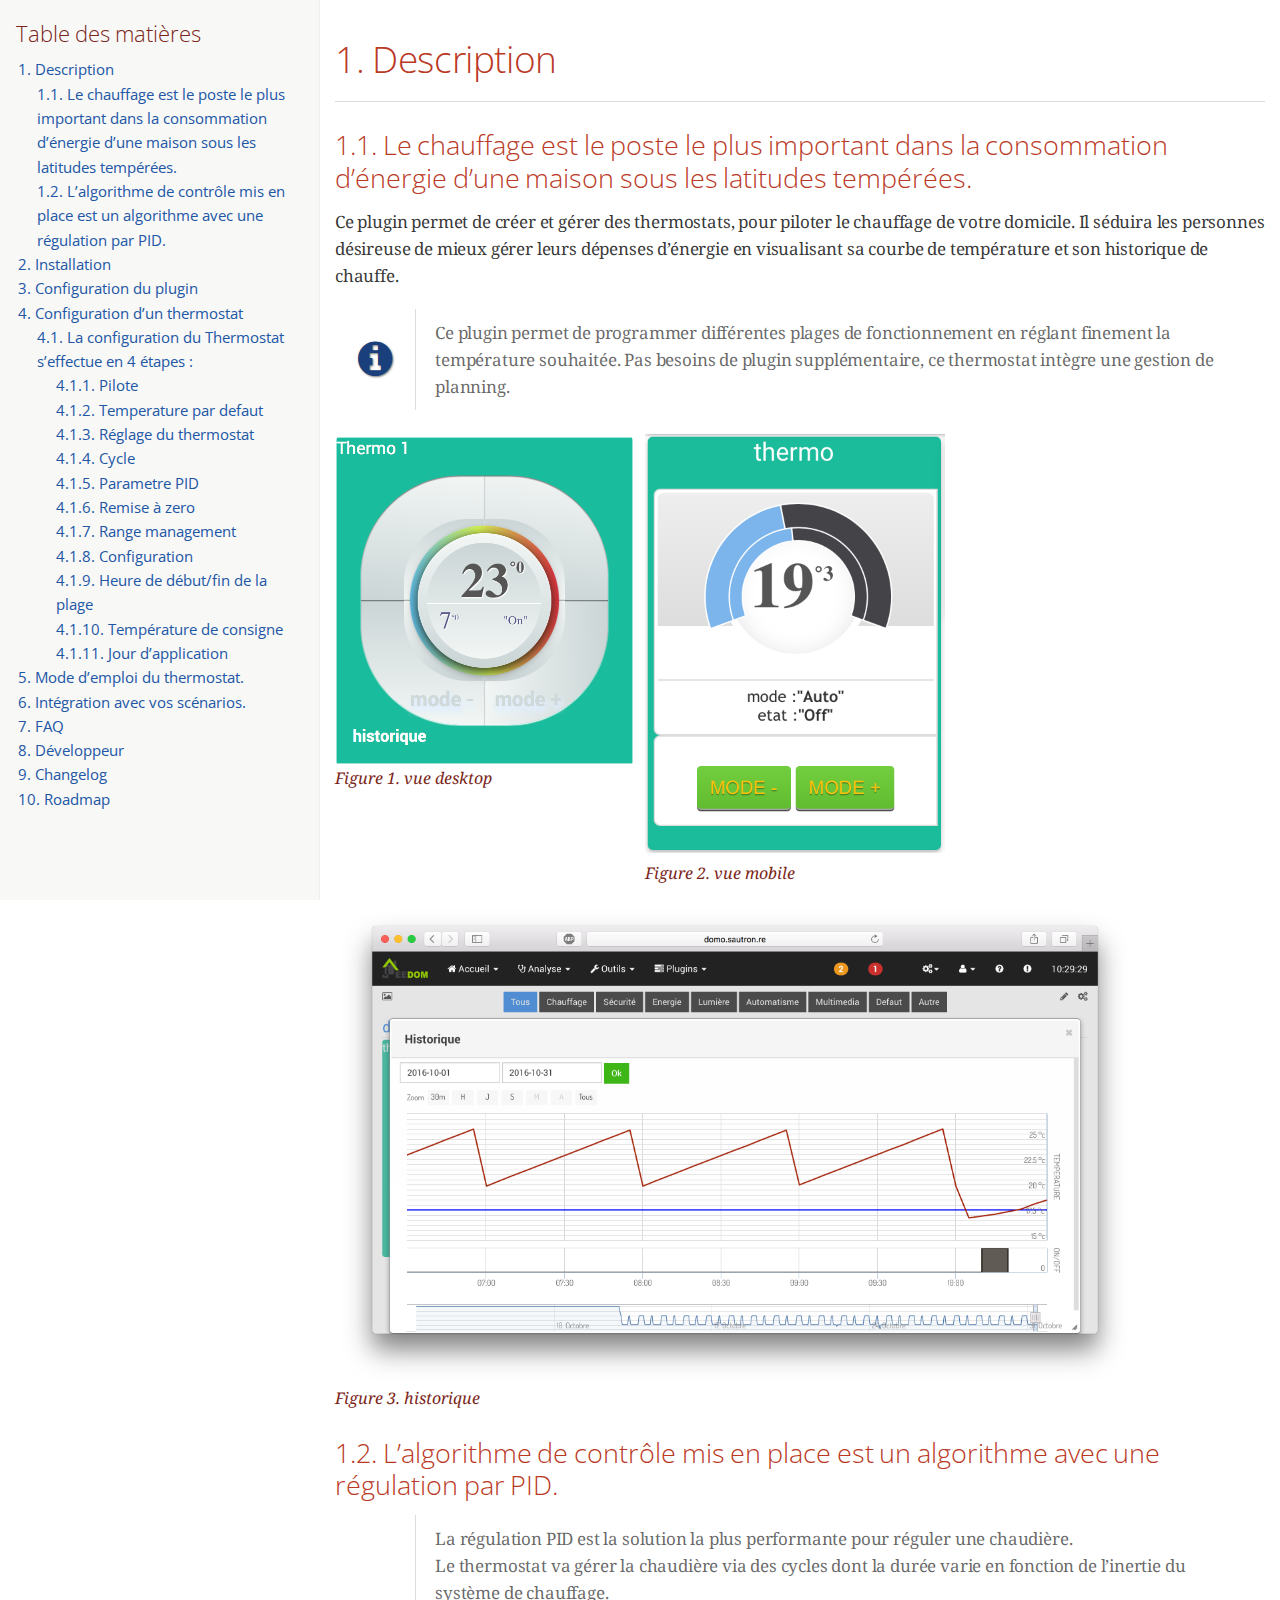
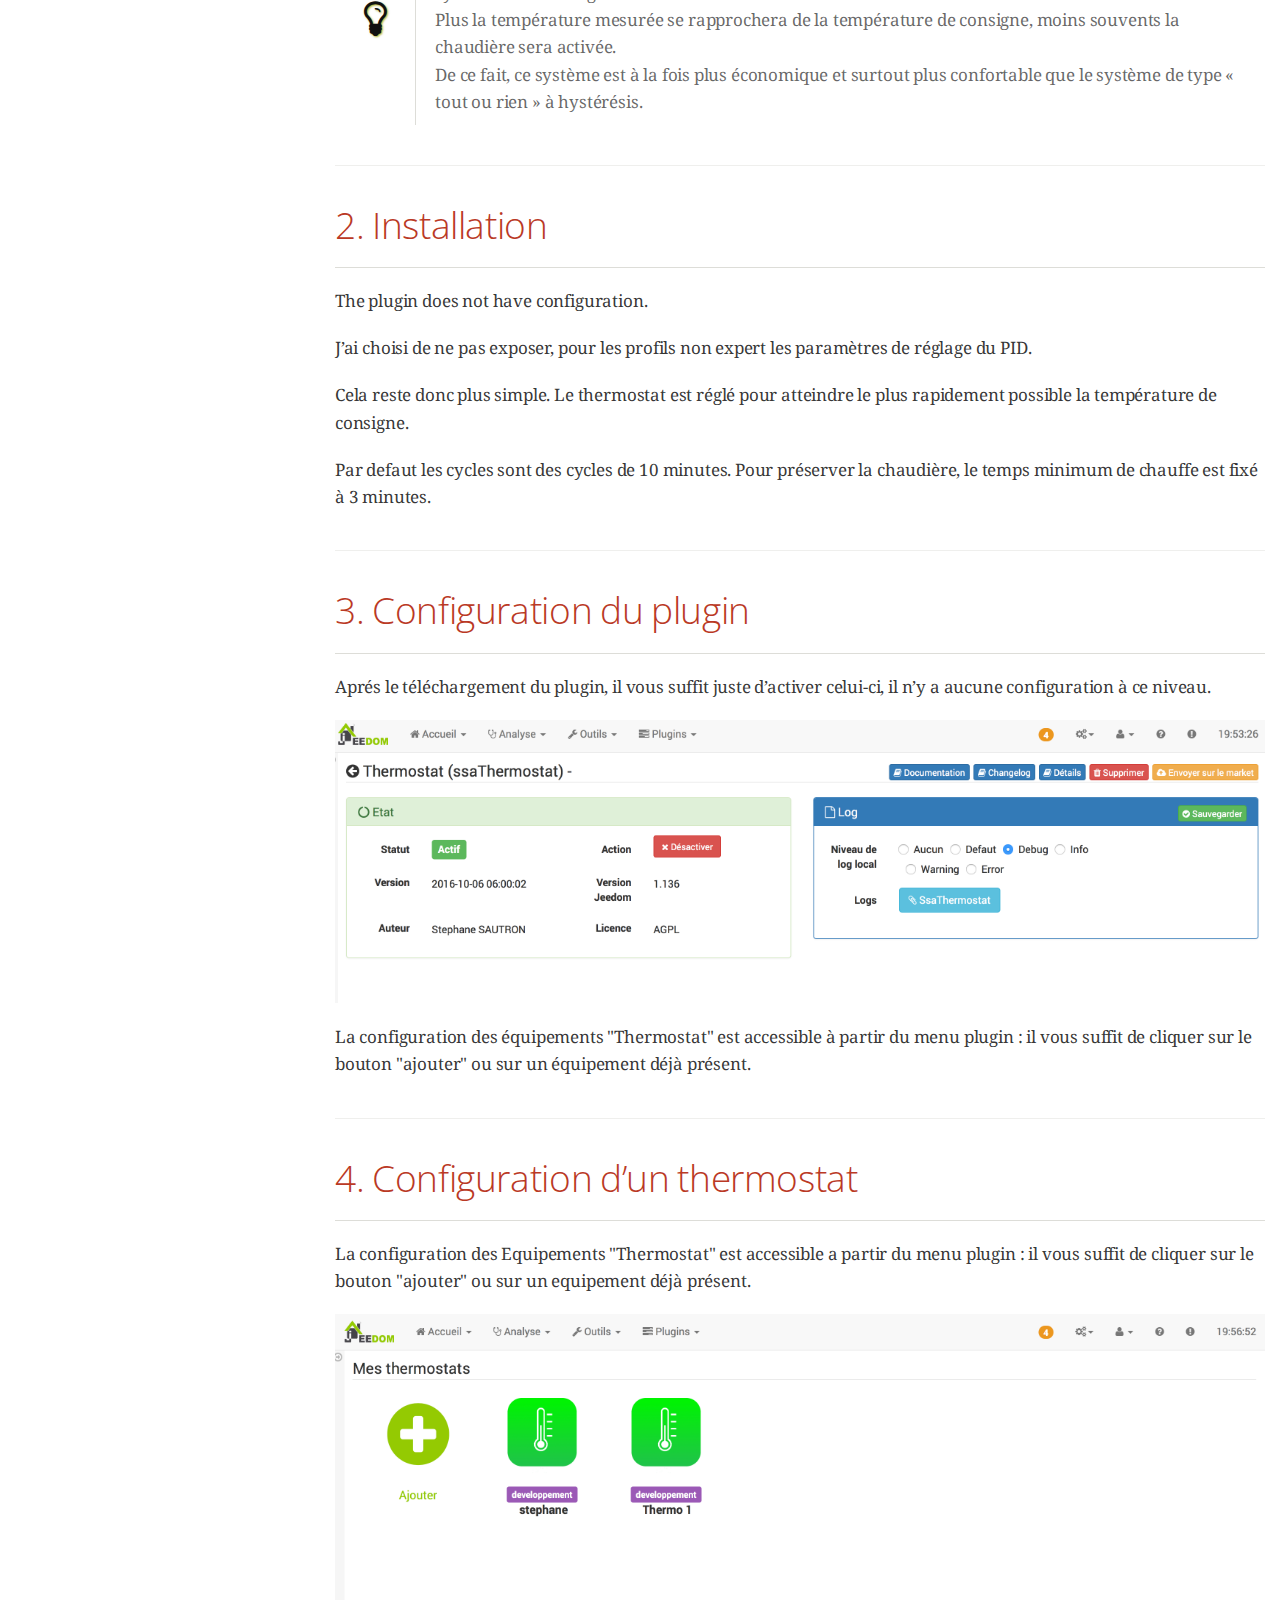
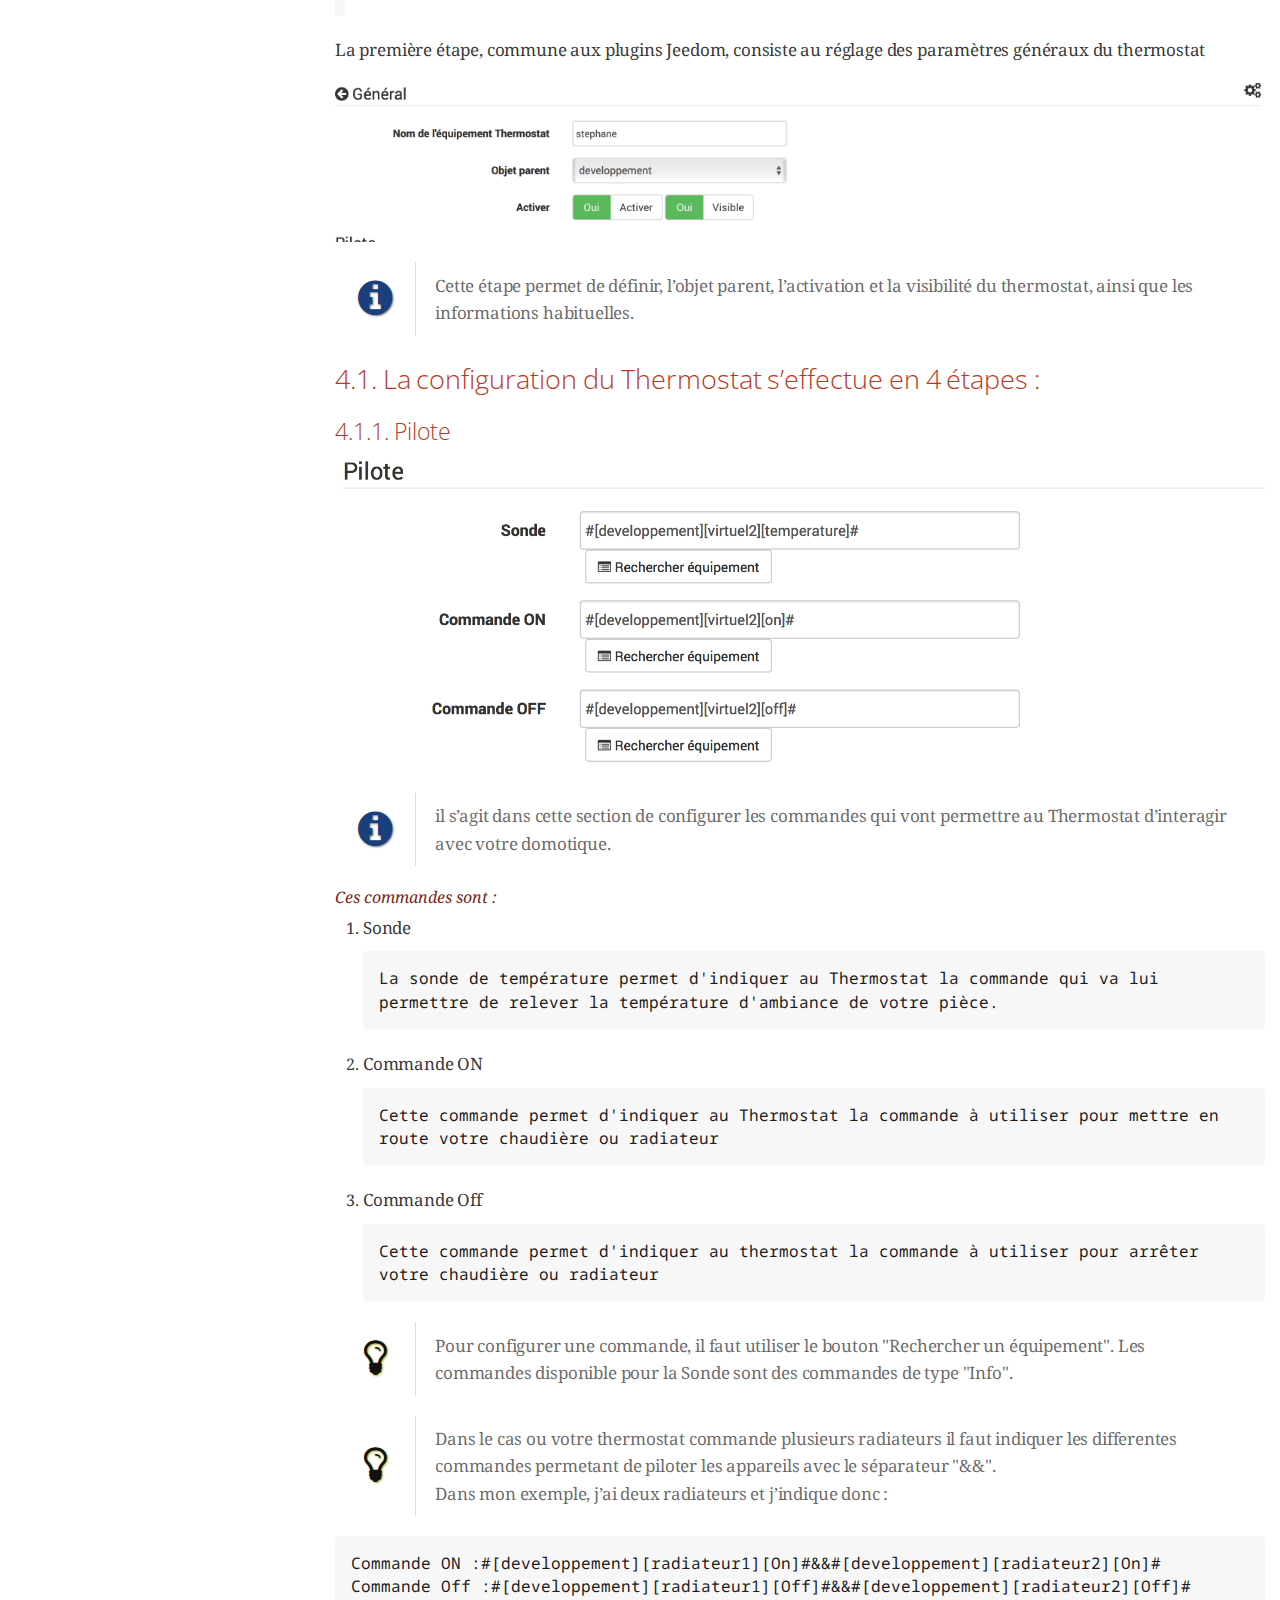
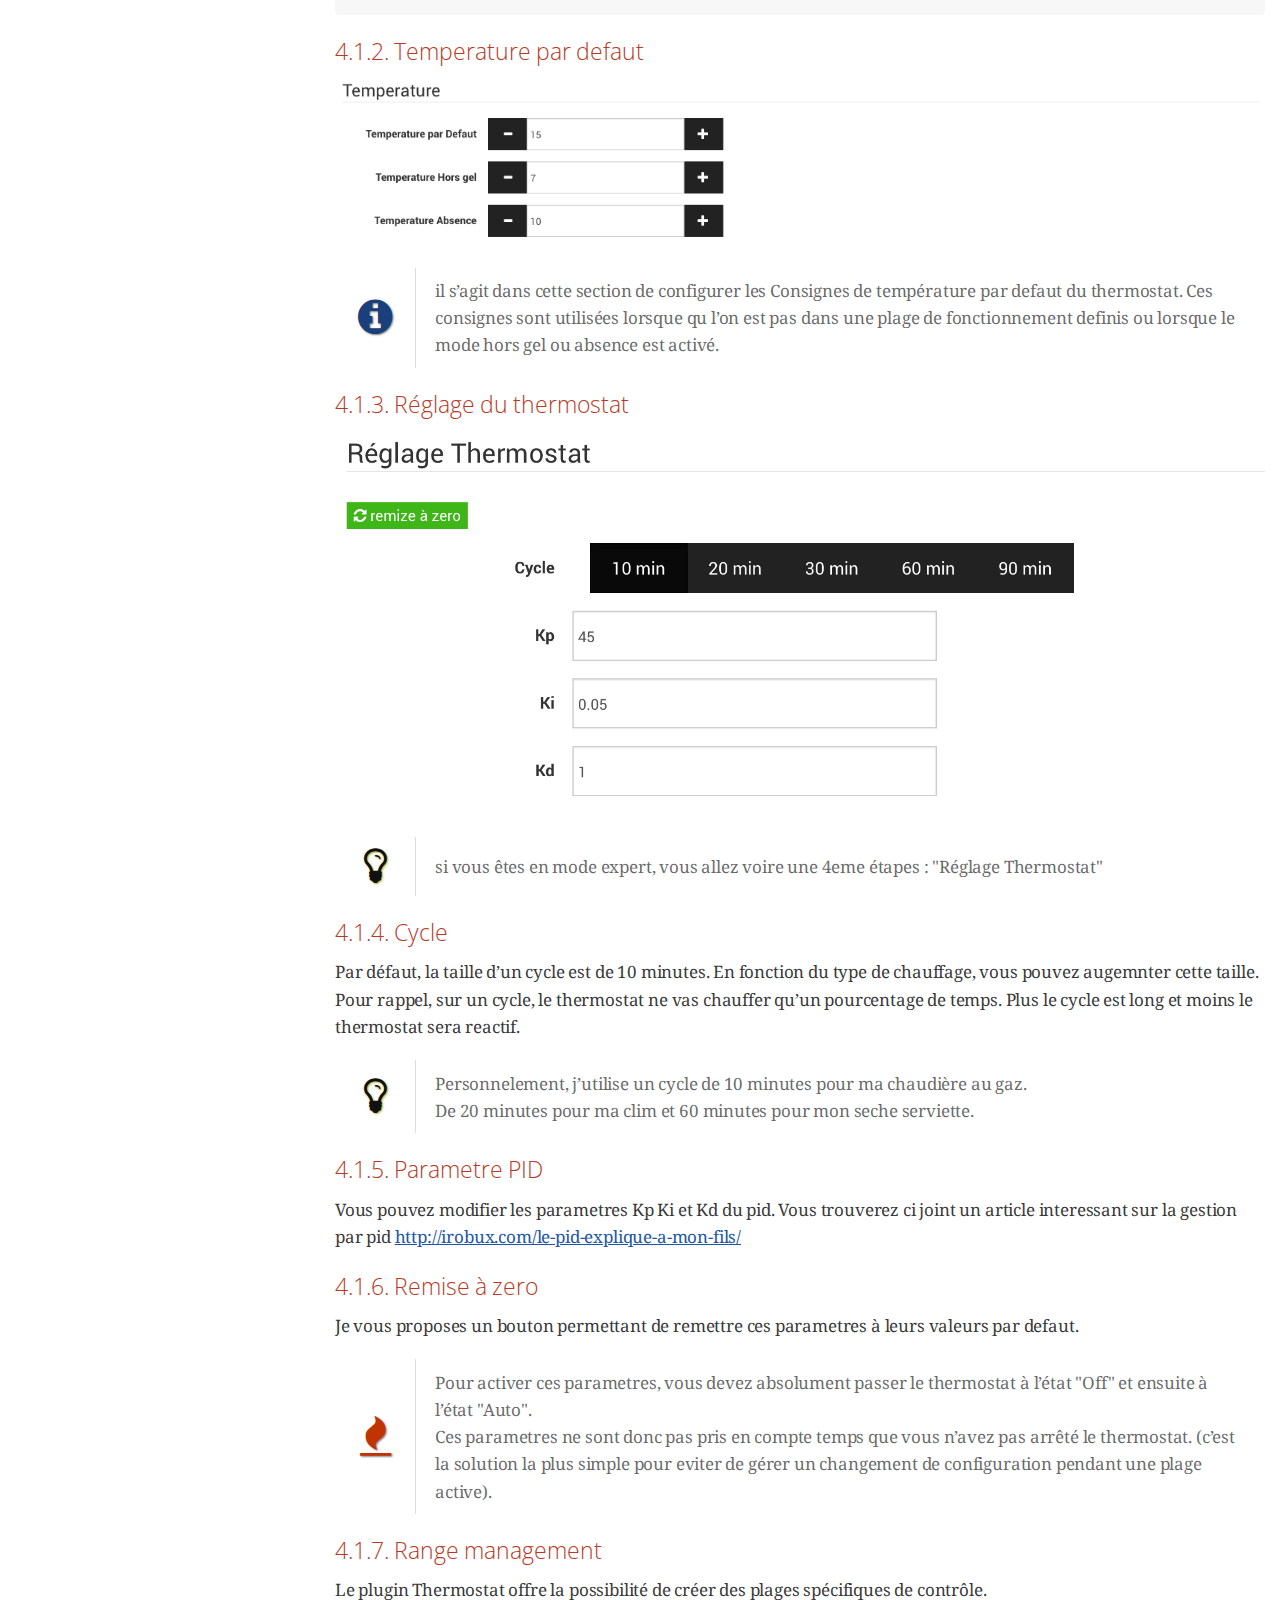
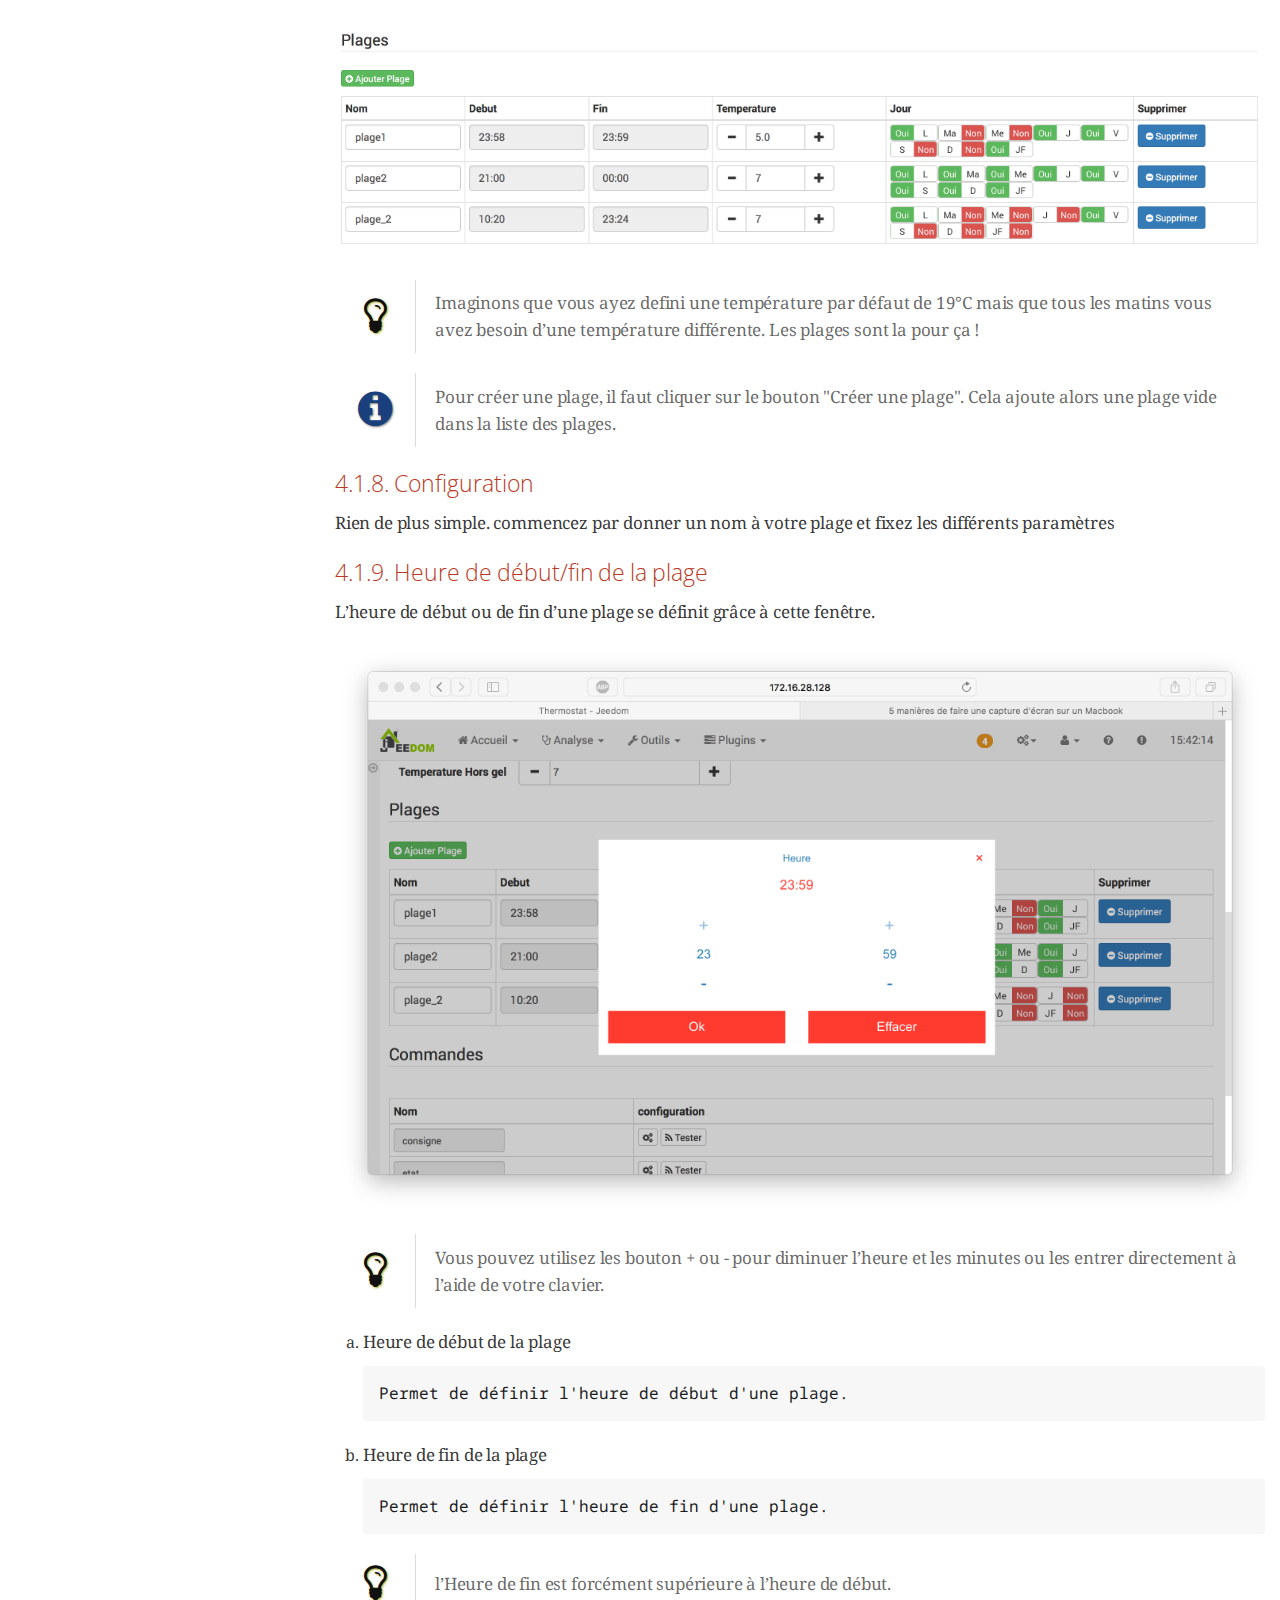
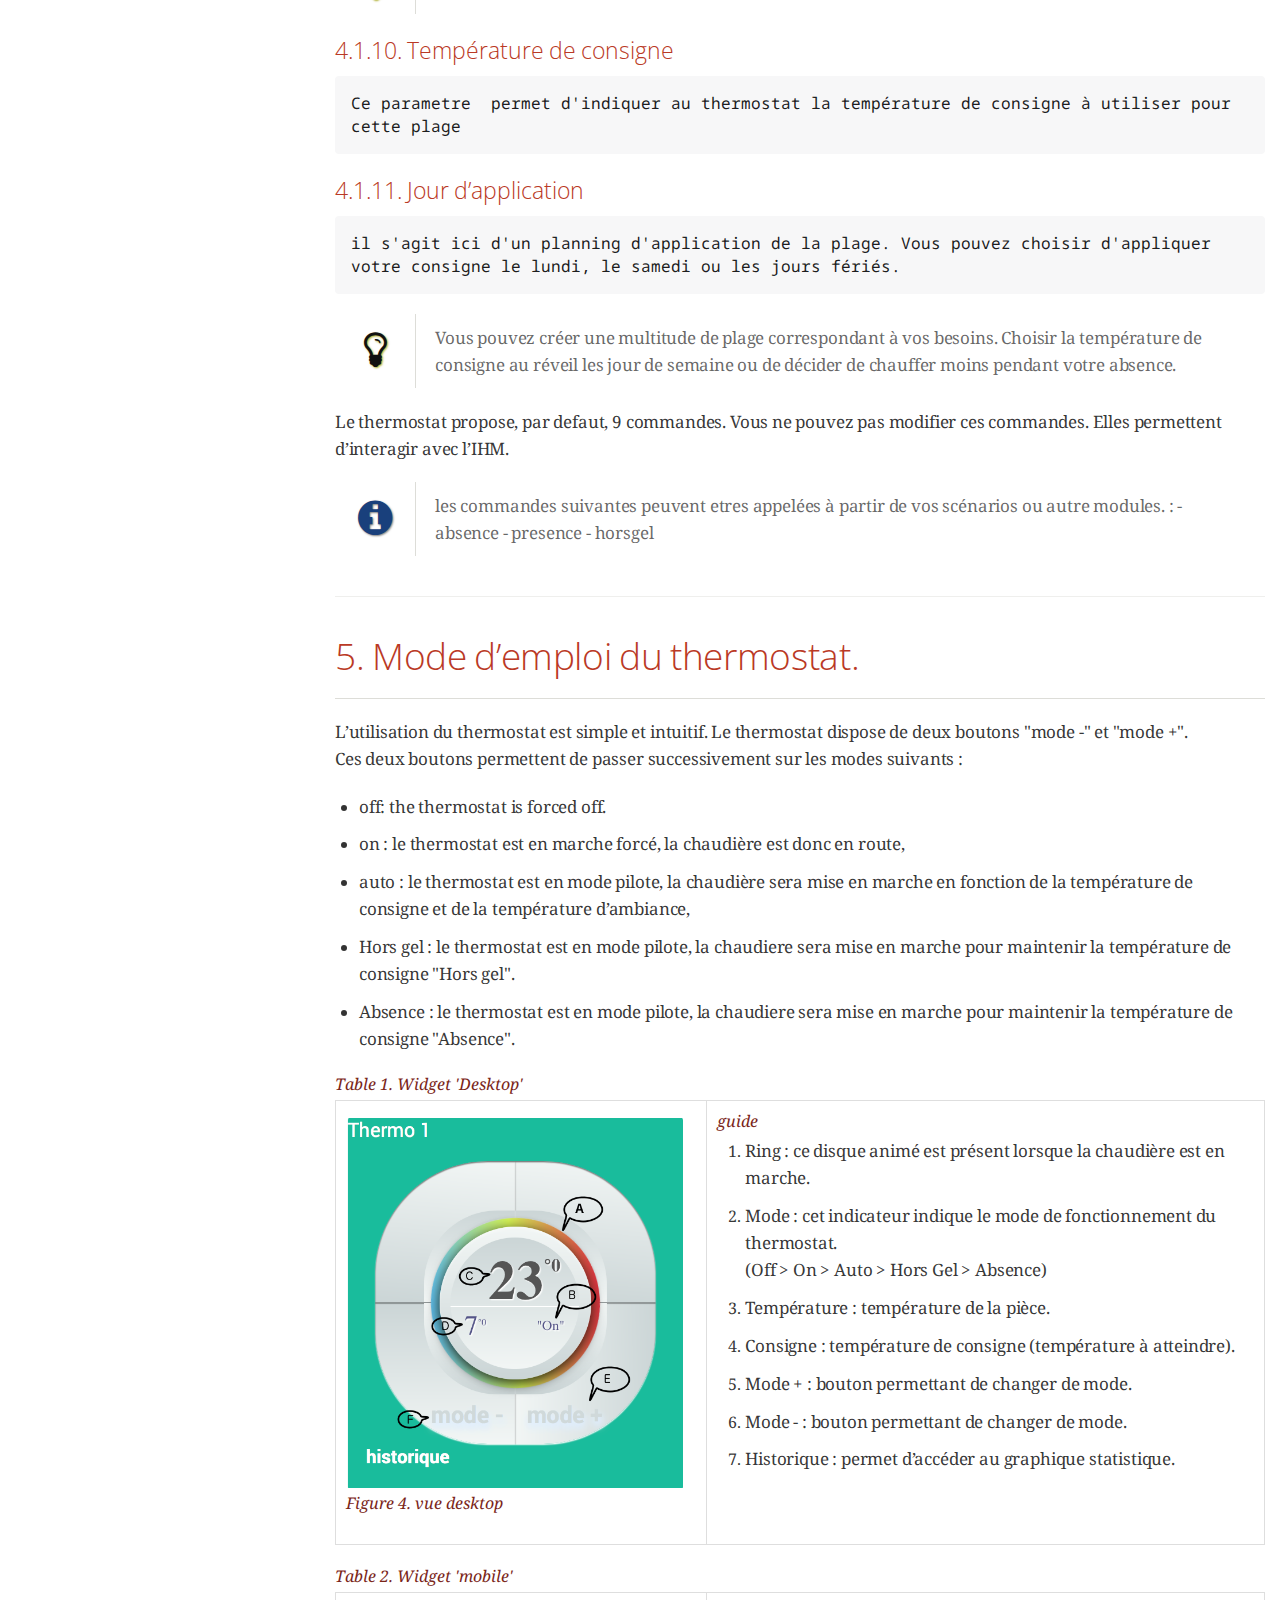
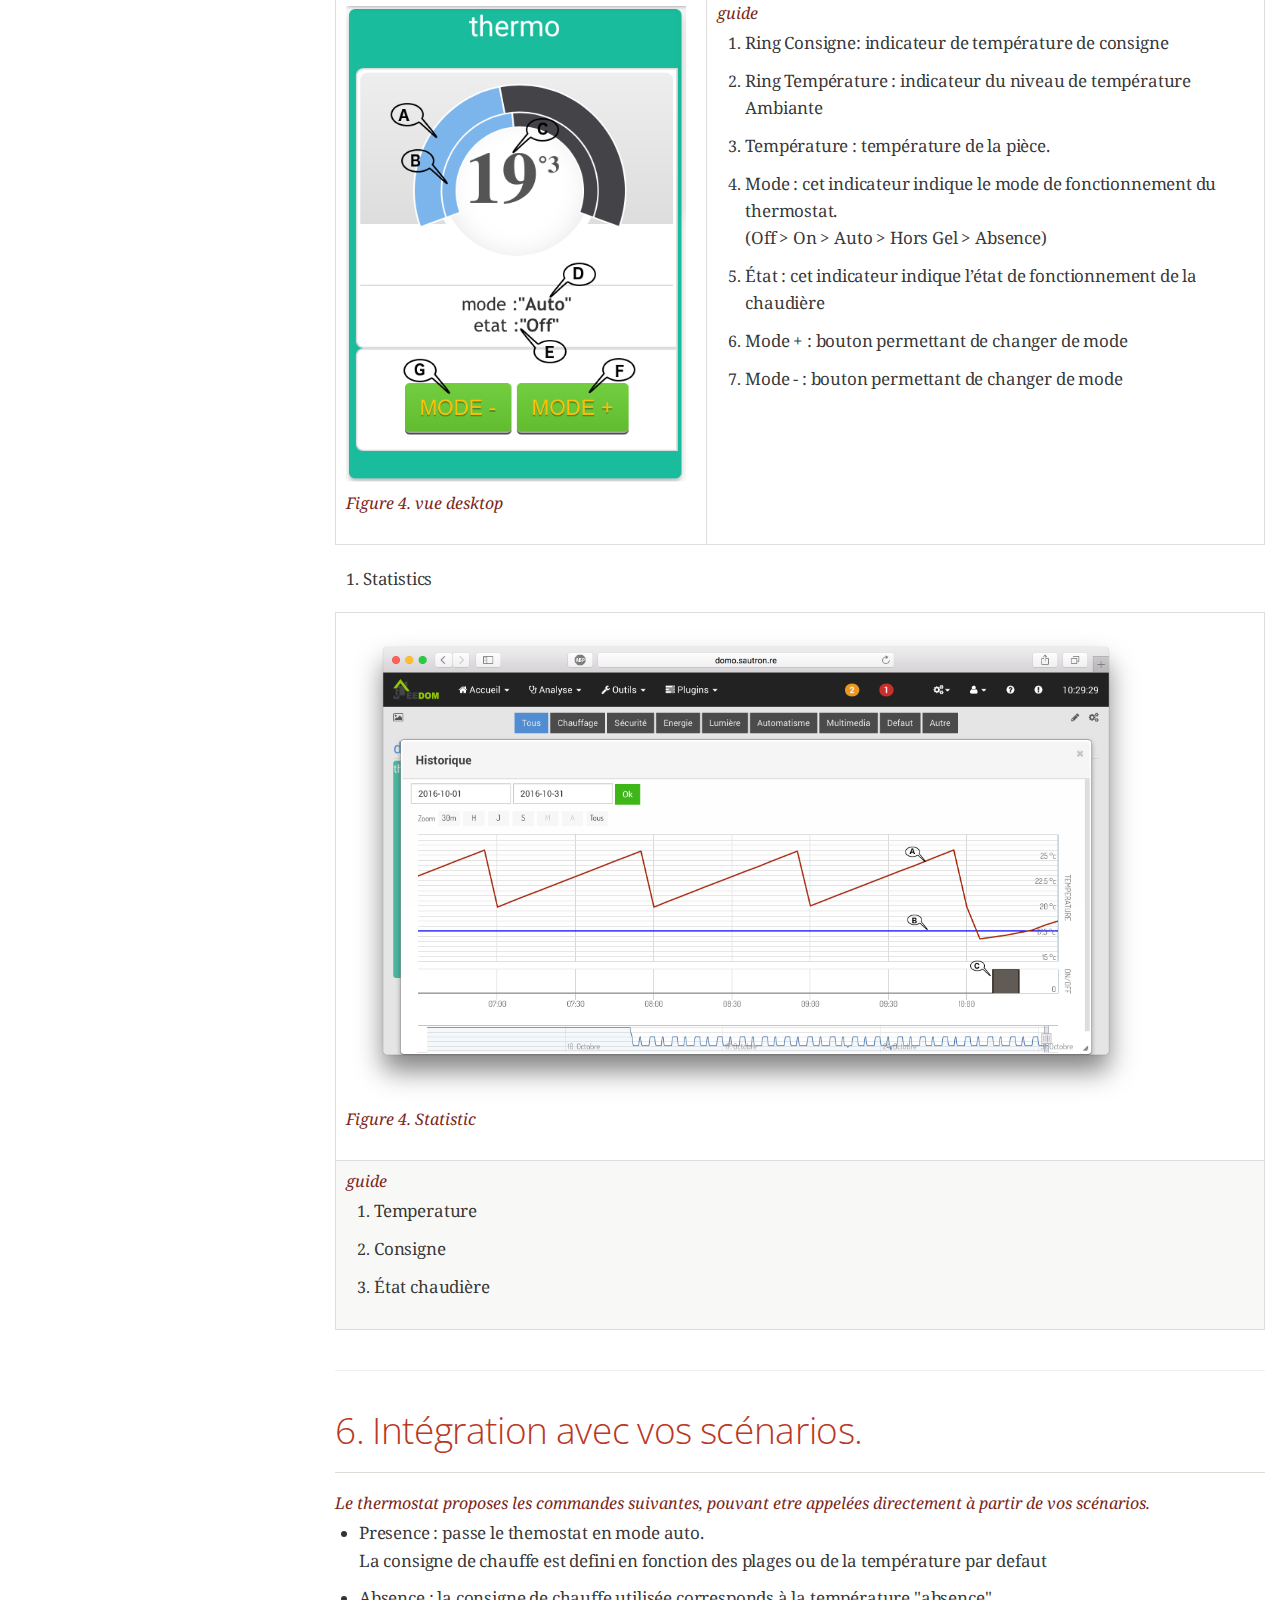
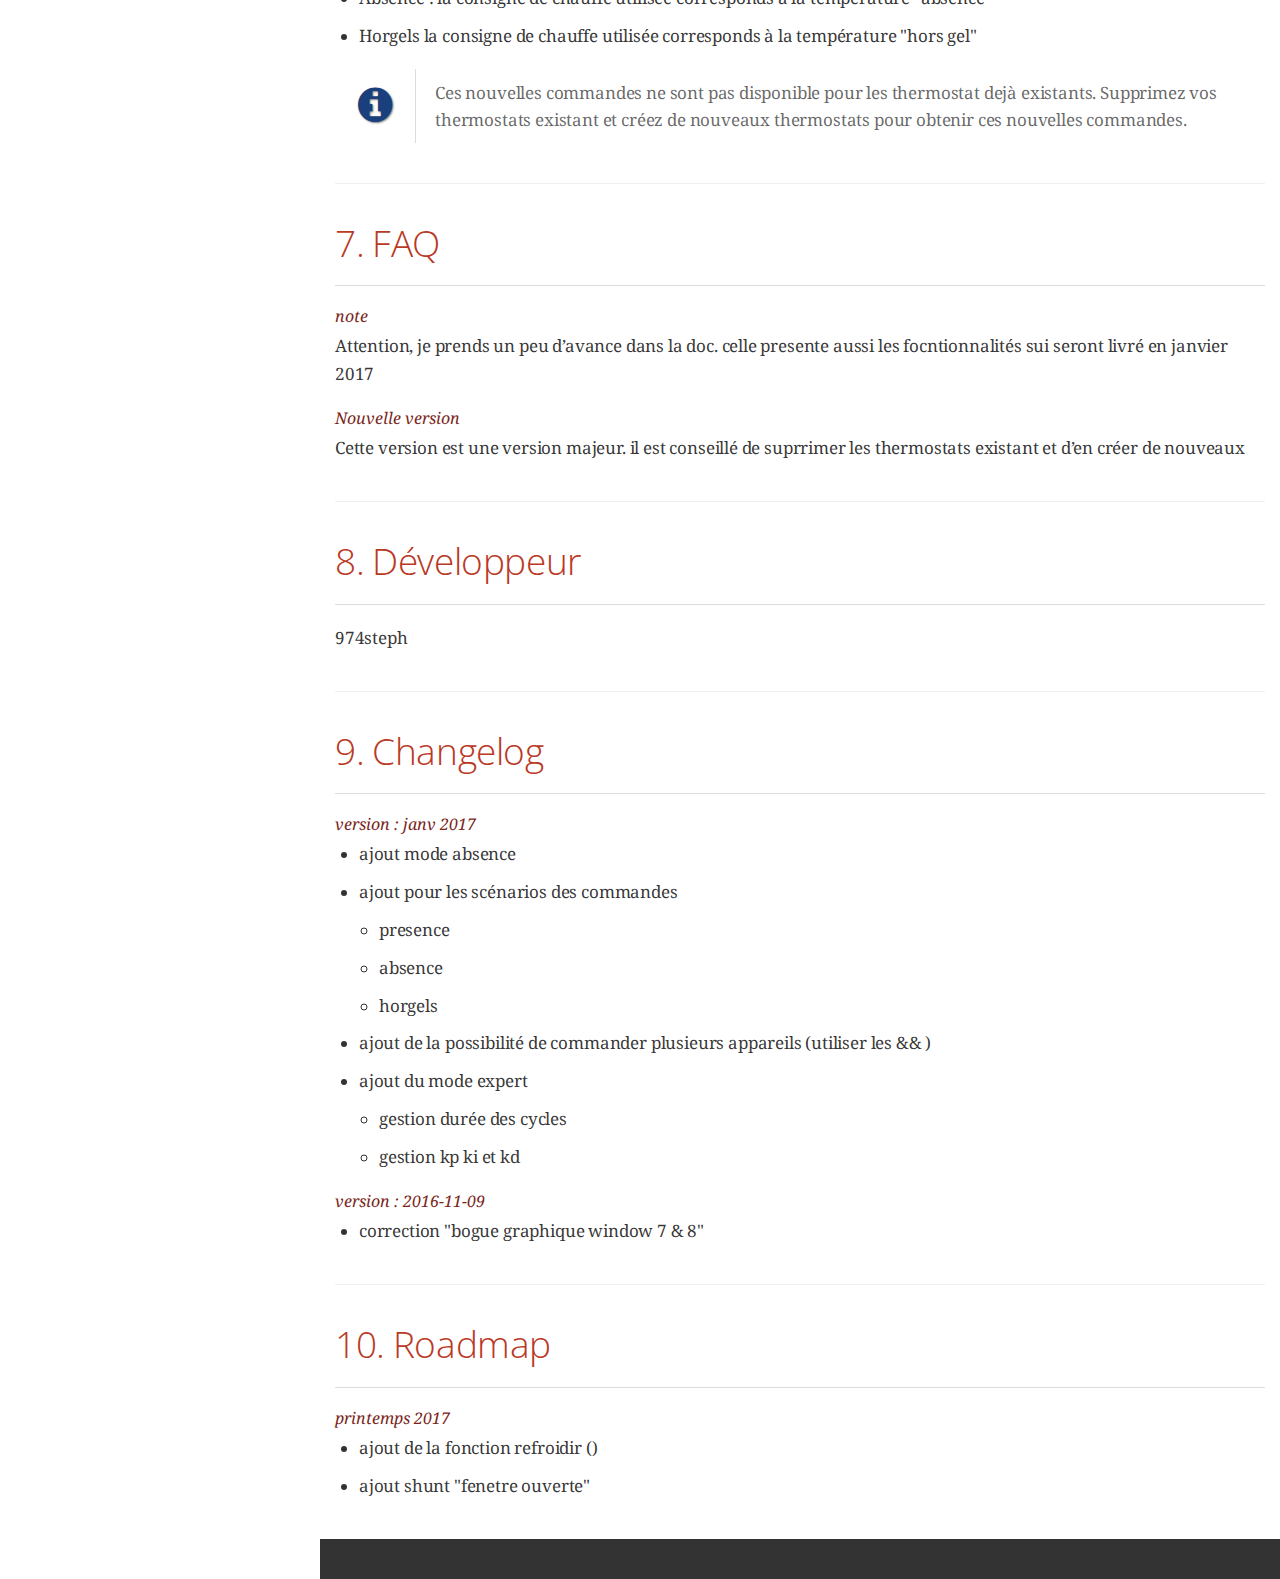
<file: doc/en_US/index.html>
<!DOCTYPE html>
<html lang="en">
<head>
<meta charset="UTF-8">
<!--[if IE]><meta http-equiv="X-UA-Compatible" content="IE=edge"><![endif]-->
<meta name="viewport" content="width=device-width, initial-scale=1.0">
<meta name="generator" content="Asciidoctor 1.5.3.dev">
<title>description</title>
<link rel="stylesheet" href="https://fonts.googleapis.com/css?family=Open+Sans:300,300italic,400,400italic,600,600italic%7CNoto+Serif:400,400italic,700,700italic%7CDroid+Sans+Mono:400,700">
<style>
/* Asciidoctor default stylesheet | MIT License | http://asciidoctor.org */
/* Remove the comments around the @import statement below when using this as a custom stylesheet */
/*@import "https://fonts.googleapis.com/css?family=Open+Sans:300,300italic,400,400italic,600,600italic%7CNoto+Serif:400,400italic,700,700italic%7CDroid+Sans+Mono:400,700";*/
article,aside,details,figcaption,figure,footer,header,hgroup,main,nav,section,summary{display:block}
audio,canvas,video{display:inline-block}
audio:not([controls]){display:none;height:0}
[hidden],template{display:none}
script{display:none!important}
html{font-family:sans-serif;-ms-text-size-adjust:100%;-webkit-text-size-adjust:100%}
body{margin:0}
a{background:transparent}
a:focus{outline:thin dotted}
a:active,a:hover{outline:0}
h1{font-size:2em;margin:.67em 0}
abbr[title]{border-bottom:1px dotted}
b,strong{font-weight:bold}
dfn{font-style:italic}
hr{-moz-box-sizing:content-box;box-sizing:content-box;height:0}
mark{background:#ff0;color:#000}
code,kbd,pre,samp{font-family:monospace;font-size:1em}
pre{white-space:pre-wrap}
q{quotes:"\201C" "\201D" "\2018" "\2019"}
small{font-size:80%}
sub,sup{font-size:75%;line-height:0;position:relative;vertical-align:baseline}
sup{top:-.5em}
sub{bottom:-.25em}
img{border:0}
svg:not(:root){overflow:hidden}
figure{margin:0}
fieldset{border:1px solid silver;margin:0 2px;padding:.35em .625em .75em}
legend{border:0;padding:0}
button,input,select,textarea{font-family:inherit;font-size:100%;margin:0}
button,input{line-height:normal}
button,select{text-transform:none}
button,html input[type="button"],input[type="reset"],input[type="submit"]{-webkit-appearance:button;cursor:pointer}
button[disabled],html input[disabled]{cursor:default}
input[type="checkbox"],input[type="radio"]{box-sizing:border-box;padding:0}
input[type="search"]{-webkit-appearance:textfield;-moz-box-sizing:content-box;-webkit-box-sizing:content-box;box-sizing:content-box}
input[type="search"]::-webkit-search-cancel-button,input[type="search"]::-webkit-search-decoration{-webkit-appearance:none}
button::-moz-focus-inner,input::-moz-focus-inner{border:0;padding:0}
textarea{overflow:auto;vertical-align:top}
table{border-collapse:collapse;border-spacing:0}
*,*:before,*:after{-moz-box-sizing:border-box;-webkit-box-sizing:border-box;box-sizing:border-box}
html,body{font-size:100%}
body{background:#fff;color:rgba(0,0,0,.8);padding:0;margin:0;font-family:"Noto Serif","DejaVu Serif",serif;font-weight:400;font-style:normal;line-height:1;position:relative;cursor:auto}
a:hover{cursor:pointer}
img,object,embed{max-width:100%;height:auto}
object,embed{height:100%}
img{-ms-interpolation-mode:bicubic}
#map_canvas img,#map_canvas embed,#map_canvas object,.map_canvas img,.map_canvas embed,.map_canvas object{max-width:none!important}
.left{float:left!important}
.right{float:right!important}
.text-left{text-align:left!important}
.text-right{text-align:right!important}
.text-center{text-align:center!important}
.text-justify{text-align:justify!important}
.hide{display:none}
.antialiased,body{-webkit-font-smoothing:antialiased}
img{display:inline-block;vertical-align:middle}
textarea{height:auto;min-height:50px}
select{width:100%}
p.lead,.paragraph.lead>p,#preamble>.sectionbody>.paragraph:first-of-type p{font-size:1.21875em;line-height:1.6}
.subheader,.admonitionblock td.content>.title,.audioblock>.title,.exampleblock>.title,.imageblock>.title,.listingblock>.title,.literalblock>.title,.stemblock>.title,.openblock>.title,.paragraph>.title,.quoteblock>.title,table.tableblock>.title,.verseblock>.title,.videoblock>.title,.dlist>.title,.olist>.title,.ulist>.title,.qlist>.title,.hdlist>.title{line-height:1.45;color:#7a2518;font-weight:400;margin-top:0;margin-bottom:.25em}
div,dl,dt,dd,ul,ol,li,h1,h2,h3,#toctitle,.sidebarblock>.content>.title,h4,h5,h6,pre,form,p,blockquote,th,td{margin:0;padding:0;direction:ltr}
a{color:#2156a5;text-decoration:underline;line-height:inherit}
a:hover,a:focus{color:#1d4b8f}
a img{border:none}
p{font-family:inherit;font-weight:400;font-size:1em;line-height:1.6;margin-bottom:1.25em;text-rendering:optimizeLegibility}
p aside{font-size:.875em;line-height:1.35;font-style:italic}
h1,h2,h3,#toctitle,.sidebarblock>.content>.title,h4,h5,h6{font-family:"Open Sans","DejaVu Sans",sans-serif;font-weight:300;font-style:normal;color:#ba3925;text-rendering:optimizeLegibility;margin-top:1em;margin-bottom:.5em;line-height:1.0125em}
h1 small,h2 small,h3 small,#toctitle small,.sidebarblock>.content>.title small,h4 small,h5 small,h6 small{font-size:60%;color:#e99b8f;line-height:0}
h1{font-size:2.125em}
h2{font-size:1.6875em}
h3,#toctitle,.sidebarblock>.content>.title{font-size:1.375em}
h4,h5{font-size:1.125em}
h6{font-size:1em}
hr{border:solid #ddddd8;border-width:1px 0 0;clear:both;margin:1.25em 0 1.1875em;height:0}
em,i{font-style:italic;line-height:inherit}
strong,b{font-weight:bold;line-height:inherit}
small{font-size:60%;line-height:inherit}
code{font-family:"Droid Sans Mono","DejaVu Sans Mono",monospace;font-weight:400;color:rgba(0,0,0,.9)}
ul,ol,dl{font-size:1em;line-height:1.6;margin-bottom:1.25em;list-style-position:outside;font-family:inherit}
ul,ol,ul.no-bullet,ol.no-bullet{margin-left:1.5em}
ul li ul,ul li ol{margin-left:1.25em;margin-bottom:0;font-size:1em}
ul.square li ul,ul.circle li ul,ul.disc li ul{list-style:inherit}
ul.square{list-style-type:square}
ul.circle{list-style-type:circle}
ul.disc{list-style-type:disc}
ul.no-bullet{list-style:none}
ol li ul,ol li ol{margin-left:1.25em;margin-bottom:0}
dl dt{margin-bottom:.3125em;font-weight:bold}
dl dd{margin-bottom:1.25em}
abbr,acronym{text-transform:uppercase;font-size:90%;color:rgba(0,0,0,.8);border-bottom:1px dotted #ddd;cursor:help}
abbr{text-transform:none}
blockquote{margin:0 0 1.25em;padding:.5625em 1.25em 0 1.1875em;border-left:1px solid #ddd}
blockquote cite{display:block;font-size:.9375em;color:rgba(0,0,0,.6)}
blockquote cite:before{content:"\2014 \0020"}
blockquote cite a,blockquote cite a:visited{color:rgba(0,0,0,.6)}
blockquote,blockquote p{line-height:1.6;color:rgba(0,0,0,.85)}
@media only screen and (min-width:768px){h1,h2,h3,#toctitle,.sidebarblock>.content>.title,h4,h5,h6{line-height:1.2}
h1{font-size:2.75em}
h2{font-size:2.3125em}
h3,#toctitle,.sidebarblock>.content>.title{font-size:1.6875em}
h4{font-size:1.4375em}}table{background:#fff;margin-bottom:1.25em;border:solid 1px #dedede}
table thead,table tfoot{background:#f7f8f7;font-weight:bold}
table thead tr th,table thead tr td,table tfoot tr th,table tfoot tr td{padding:.5em .625em .625em;font-size:inherit;color:rgba(0,0,0,.8);text-align:left}
table tr th,table tr td{padding:.5625em .625em;font-size:inherit;color:rgba(0,0,0,.8)}
table tr.even,table tr.alt,table tr:nth-of-type(even){background:#f8f8f7}
table thead tr th,table tfoot tr th,table tbody tr td,table tr td,table tfoot tr td{display:table-cell;line-height:1.6}
h1,h2,h3,#toctitle,.sidebarblock>.content>.title,h4,h5,h6{line-height:1.2;word-spacing:-.05em}
h1 strong,h2 strong,h3 strong,#toctitle strong,.sidebarblock>.content>.title strong,h4 strong,h5 strong,h6 strong{font-weight:400}
.clearfix:before,.clearfix:after,.float-group:before,.float-group:after{content:" ";display:table}
.clearfix:after,.float-group:after{clear:both}
*:not(pre)>code{font-size:.9375em;font-style:normal!important;letter-spacing:0;padding:.1em .5ex;word-spacing:-.15em;background-color:#f7f7f8;-webkit-border-radius:4px;border-radius:4px;line-height:1.45;text-rendering:optimizeSpeed}
pre,pre>code{line-height:1.45;color:rgba(0,0,0,.9);font-family:"Droid Sans Mono","DejaVu Sans Mono",monospace;font-weight:400;text-rendering:optimizeSpeed}
.keyseq{color:rgba(51,51,51,.8)}
kbd{display:inline-block;color:rgba(0,0,0,.8);font-size:.75em;line-height:1.4;background-color:#f7f7f7;border:1px solid #ccc;-webkit-border-radius:3px;border-radius:3px;-webkit-box-shadow:0 1px 0 rgba(0,0,0,.2),0 0 0 .1em white inset;box-shadow:0 1px 0 rgba(0,0,0,.2),0 0 0 .1em #fff inset;margin:-.15em .15em 0 .15em;padding:.2em .6em .2em .5em;vertical-align:middle;white-space:nowrap}
.keyseq kbd:first-child{margin-left:0}
.keyseq kbd:last-child{margin-right:0}
.menuseq,.menu{color:rgba(0,0,0,.8)}
b.button:before,b.button:after{position:relative;top:-1px;font-weight:400}
b.button:before{content:"[";padding:0 3px 0 2px}
b.button:after{content:"]";padding:0 2px 0 3px}
p a>code:hover{color:rgba(0,0,0,.9)}
#header,#content,#footnotes,#footer{width:100%;margin-left:auto;margin-right:auto;margin-top:0;margin-bottom:0;max-width:62.5em;*zoom:1;position:relative;padding-left:.9375em;padding-right:.9375em}
#header:before,#header:after,#content:before,#content:after,#footnotes:before,#footnotes:after,#footer:before,#footer:after{content:" ";display:table}
#header:after,#content:after,#footnotes:after,#footer:after{clear:both}
#content{margin-top:1.25em}
#content:before{content:none}
#header>h1:first-child{color:rgba(0,0,0,.85);margin-top:2.25rem;margin-bottom:0}
#header>h1:first-child+#toc{margin-top:8px;border-top:1px solid #ddddd8}
#header>h1:only-child,body.toc2 #header>h1:nth-last-child(2){border-bottom:1px solid #ddddd8;padding-bottom:8px}
#header .details{border-bottom:1px solid #ddddd8;line-height:1.45;padding-top:.25em;padding-bottom:.25em;padding-left:.25em;color:rgba(0,0,0,.6);display:-ms-flexbox;display:-webkit-flex;display:flex;-ms-flex-flow:row wrap;-webkit-flex-flow:row wrap;flex-flow:row wrap}
#header .details span:first-child{margin-left:-.125em}
#header .details span.email a{color:rgba(0,0,0,.85)}
#header .details br{display:none}
#header .details br+span:before{content:"\00a0\2013\00a0"}
#header .details br+span.author:before{content:"\00a0\22c5\00a0";color:rgba(0,0,0,.85)}
#header .details br+span#revremark:before{content:"\00a0|\00a0"}
#header #revnumber{text-transform:capitalize}
#header #revnumber:after{content:"\00a0"}
#content>h1:first-child:not([class]){color:rgba(0,0,0,.85);border-bottom:1px solid #ddddd8;padding-bottom:8px;margin-top:0;padding-top:1rem;margin-bottom:1.25rem}
#toc{border-bottom:1px solid #efefed;padding-bottom:.5em}
#toc>ul{margin-left:.125em}
#toc ul.sectlevel0>li>a{font-style:italic}
#toc ul.sectlevel0 ul.sectlevel1{margin:.5em 0}
#toc ul{font-family:"Open Sans","DejaVu Sans",sans-serif;list-style-type:none}
#toc a{text-decoration:none}
#toc a:active{text-decoration:underline}
#toctitle{color:#7a2518;font-size:1.2em}
@media only screen and (min-width:768px){#toctitle{font-size:1.375em}
body.toc2{padding-left:15em;padding-right:0}
#toc.toc2{margin-top:0!important;background-color:#f8f8f7;position:fixed;width:15em;left:0;top:0;border-right:1px solid #efefed;border-top-width:0!important;border-bottom-width:0!important;z-index:1000;padding:1.25em 1em;height:100%;overflow:auto}
#toc.toc2 #toctitle{margin-top:0;font-size:1.2em}
#toc.toc2>ul{font-size:.9em;margin-bottom:0}
#toc.toc2 ul ul{margin-left:0;padding-left:1em}
#toc.toc2 ul.sectlevel0 ul.sectlevel1{padding-left:0;margin-top:.5em;margin-bottom:.5em}
body.toc2.toc-right{padding-left:0;padding-right:15em}
body.toc2.toc-right #toc.toc2{border-right-width:0;border-left:1px solid #efefed;left:auto;right:0}}@media only screen and (min-width:1280px){body.toc2{padding-left:20em;padding-right:0}
#toc.toc2{width:20em}
#toc.toc2 #toctitle{font-size:1.375em}
#toc.toc2>ul{font-size:.95em}
#toc.toc2 ul ul{padding-left:1.25em}
body.toc2.toc-right{padding-left:0;padding-right:20em}}#content #toc{border-style:solid;border-width:1px;border-color:#e0e0dc;margin-bottom:1.25em;padding:1.25em;background:#f8f8f7;-webkit-border-radius:4px;border-radius:4px}
#content #toc>:first-child{margin-top:0}
#content #toc>:last-child{margin-bottom:0}
#footer{max-width:100%;background-color:rgba(0,0,0,.8);padding:1.25em}
#footer-text{color:rgba(255,255,255,.8);line-height:1.44}
.sect1{padding-bottom:.625em}
@media only screen and (min-width:768px){.sect1{padding-bottom:1.25em}}.sect1+.sect1{border-top:1px solid #efefed}
#content h1>a.anchor,h2>a.anchor,h3>a.anchor,#toctitle>a.anchor,.sidebarblock>.content>.title>a.anchor,h4>a.anchor,h5>a.anchor,h6>a.anchor{position:absolute;z-index:1001;width:1.5ex;margin-left:-1.5ex;display:block;text-decoration:none!important;visibility:hidden;text-align:center;font-weight:400}
#content h1>a.anchor:before,h2>a.anchor:before,h3>a.anchor:before,#toctitle>a.anchor:before,.sidebarblock>.content>.title>a.anchor:before,h4>a.anchor:before,h5>a.anchor:before,h6>a.anchor:before{content:"\00A7";font-size:.85em;display:block;padding-top:.1em}
#content h1:hover>a.anchor,#content h1>a.anchor:hover,h2:hover>a.anchor,h2>a.anchor:hover,h3:hover>a.anchor,#toctitle:hover>a.anchor,.sidebarblock>.content>.title:hover>a.anchor,h3>a.anchor:hover,#toctitle>a.anchor:hover,.sidebarblock>.content>.title>a.anchor:hover,h4:hover>a.anchor,h4>a.anchor:hover,h5:hover>a.anchor,h5>a.anchor:hover,h6:hover>a.anchor,h6>a.anchor:hover{visibility:visible}
#content h1>a.link,h2>a.link,h3>a.link,#toctitle>a.link,.sidebarblock>.content>.title>a.link,h4>a.link,h5>a.link,h6>a.link{color:#ba3925;text-decoration:none}
#content h1>a.link:hover,h2>a.link:hover,h3>a.link:hover,#toctitle>a.link:hover,.sidebarblock>.content>.title>a.link:hover,h4>a.link:hover,h5>a.link:hover,h6>a.link:hover{color:#a53221}
.audioblock,.imageblock,.literalblock,.listingblock,.stemblock,.videoblock{margin-bottom:1.25em}
.admonitionblock td.content>.title,.audioblock>.title,.exampleblock>.title,.imageblock>.title,.listingblock>.title,.literalblock>.title,.stemblock>.title,.openblock>.title,.paragraph>.title,.quoteblock>.title,table.tableblock>.title,.verseblock>.title,.videoblock>.title,.dlist>.title,.olist>.title,.ulist>.title,.qlist>.title,.hdlist>.title{text-rendering:optimizeLegibility;text-align:left;font-family:"Noto Serif","DejaVu Serif",serif;font-size:1rem;font-style:italic}
table.tableblock>caption.title{white-space:nowrap;overflow:visible;max-width:0}
.paragraph.lead>p,#preamble>.sectionbody>.paragraph:first-of-type p{color:rgba(0,0,0,.85)}
table.tableblock #preamble>.sectionbody>.paragraph:first-of-type p{font-size:inherit}
.admonitionblock>table{border-collapse:separate;border:0;background:none;width:100%}
.admonitionblock>table td.icon{text-align:center;width:80px}
.admonitionblock>table td.icon img{max-width:none}
.admonitionblock>table td.icon .title{font-weight:bold;font-family:"Open Sans","DejaVu Sans",sans-serif;text-transform:uppercase}
.admonitionblock>table td.content{padding-left:1.125em;padding-right:1.25em;border-left:1px solid #ddddd8;color:rgba(0,0,0,.6)}
.admonitionblock>table td.content>:last-child>:last-child{margin-bottom:0}
.exampleblock>.content{border-style:solid;border-width:1px;border-color:#e6e6e6;margin-bottom:1.25em;padding:1.25em;background:#fff;-webkit-border-radius:4px;border-radius:4px}
.exampleblock>.content>:first-child{margin-top:0}
.exampleblock>.content>:last-child{margin-bottom:0}
.sidebarblock{border-style:solid;border-width:1px;border-color:#e0e0dc;margin-bottom:1.25em;padding:1.25em;background:#f8f8f7;-webkit-border-radius:4px;border-radius:4px}
.sidebarblock>:first-child{margin-top:0}
.sidebarblock>:last-child{margin-bottom:0}
.sidebarblock>.content>.title{color:#7a2518;margin-top:0;text-align:center}
.exampleblock>.content>:last-child>:last-child,.exampleblock>.content .olist>ol>li:last-child>:last-child,.exampleblock>.content .ulist>ul>li:last-child>:last-child,.exampleblock>.content .qlist>ol>li:last-child>:last-child,.sidebarblock>.content>:last-child>:last-child,.sidebarblock>.content .olist>ol>li:last-child>:last-child,.sidebarblock>.content .ulist>ul>li:last-child>:last-child,.sidebarblock>.content .qlist>ol>li:last-child>:last-child{margin-bottom:0}
.literalblock pre,.listingblock pre:not(.highlight),.listingblock pre[class="highlight"],.listingblock pre[class^="highlight "],.listingblock pre.CodeRay,.listingblock pre.prettyprint{background:#f7f7f8}
.sidebarblock .literalblock pre,.sidebarblock .listingblock pre:not(.highlight),.sidebarblock .listingblock pre[class="highlight"],.sidebarblock .listingblock pre[class^="highlight "],.sidebarblock .listingblock pre.CodeRay,.sidebarblock .listingblock pre.prettyprint{background:#f2f1f1}
.literalblock pre,.literalblock pre[class],.listingblock pre,.listingblock pre[class]{-webkit-border-radius:4px;border-radius:4px;word-wrap:break-word;padding:1em;font-size:.8125em}
.literalblock pre.nowrap,.literalblock pre[class].nowrap,.listingblock pre.nowrap,.listingblock pre[class].nowrap{overflow-x:auto;white-space:pre;word-wrap:normal}
@media only screen and (min-width:768px){.literalblock pre,.literalblock pre[class],.listingblock pre,.listingblock pre[class]{font-size:.90625em}}@media only screen and (min-width:1280px){.literalblock pre,.literalblock pre[class],.listingblock pre,.listingblock pre[class]{font-size:1em}}.literalblock.output pre{color:#f7f7f8;background-color:rgba(0,0,0,.9)}
.listingblock pre.highlightjs{padding:0}
.listingblock pre.highlightjs>code{padding:1em;-webkit-border-radius:4px;border-radius:4px}
.listingblock pre.prettyprint{border-width:0}
.listingblock>.content{position:relative}
.listingblock code[data-lang]:before{display:none;content:attr(data-lang);position:absolute;font-size:.75em;top:.425rem;right:.5rem;line-height:1;text-transform:uppercase;color:#999}
.listingblock:hover code[data-lang]:before{display:block}
.listingblock.terminal pre .command:before{content:attr(data-prompt);padding-right:.5em;color:#999}
.listingblock.terminal pre .command:not([data-prompt]):before{content:"$"}
table.pyhltable{border-collapse:separate;border:0;margin-bottom:0;background:none}
table.pyhltable td{vertical-align:top;padding-top:0;padding-bottom:0}
table.pyhltable td.code{padding-left:.75em;padding-right:0}
pre.pygments .lineno,table.pyhltable td:not(.code){color:#999;padding-left:0;padding-right:.5em;border-right:1px solid #ddddd8}
pre.pygments .lineno{display:inline-block;margin-right:.25em}
table.pyhltable .linenodiv{background:none!important;padding-right:0!important}
.quoteblock{margin:0 1em 1.25em 1.5em;display:table}
.quoteblock>.title{margin-left:-1.5em;margin-bottom:.75em}
.quoteblock blockquote,.quoteblock blockquote p{color:rgba(0,0,0,.85);font-size:1.15rem;line-height:1.75;word-spacing:.1em;letter-spacing:0;font-style:italic;text-align:justify}
.quoteblock blockquote{margin:0;padding:0;border:0}
.quoteblock blockquote:before{content:"\201c";float:left;font-size:2.75em;font-weight:bold;line-height:.6em;margin-left:-.6em;color:#7a2518;text-shadow:0 1px 2px rgba(0,0,0,.1)}
.quoteblock blockquote>.paragraph:last-child p{margin-bottom:0}
.quoteblock .attribution{margin-top:.5em;margin-right:.5ex;text-align:right}
.quoteblock .quoteblock{margin-left:0;margin-right:0;padding:.5em 0;border-left:3px solid rgba(0,0,0,.6)}
.quoteblock .quoteblock blockquote{padding:0 0 0 .75em}
.quoteblock .quoteblock blockquote:before{display:none}
.verseblock{margin:0 1em 1.25em 1em}
.verseblock pre{font-family:"Open Sans","DejaVu Sans",sans;font-size:1.15rem;color:rgba(0,0,0,.85);font-weight:300;text-rendering:optimizeLegibility}
.verseblock pre strong{font-weight:400}
.verseblock .attribution{margin-top:1.25rem;margin-left:.5ex}
.quoteblock .attribution,.verseblock .attribution{font-size:.9375em;line-height:1.45;font-style:italic}
.quoteblock .attribution br,.verseblock .attribution br{display:none}
.quoteblock .attribution cite,.verseblock .attribution cite{display:block;letter-spacing:-.05em;color:rgba(0,0,0,.6)}
.quoteblock.abstract{margin:0 0 1.25em 0;display:block}
.quoteblock.abstract blockquote,.quoteblock.abstract blockquote p{text-align:left;word-spacing:0}
.quoteblock.abstract blockquote:before,.quoteblock.abstract blockquote p:first-of-type:before{display:none}
table.tableblock{max-width:100%;border-collapse:separate}
table.tableblock td>.paragraph:last-child p>p:last-child,table.tableblock th>p:last-child,table.tableblock td>p:last-child{margin-bottom:0}
table.spread{width:100%}
table.tableblock,th.tableblock,td.tableblock{border:0 solid #dedede}
table.grid-all th.tableblock,table.grid-all td.tableblock{border-width:0 1px 1px 0}
table.grid-all tfoot>tr>th.tableblock,table.grid-all tfoot>tr>td.tableblock{border-width:1px 1px 0 0}
table.grid-cols th.tableblock,table.grid-cols td.tableblock{border-width:0 1px 0 0}
table.grid-all *>tr>.tableblock:last-child,table.grid-cols *>tr>.tableblock:last-child{border-right-width:0}
table.grid-rows th.tableblock,table.grid-rows td.tableblock{border-width:0 0 1px 0}
table.grid-all tbody>tr:last-child>th.tableblock,table.grid-all tbody>tr:last-child>td.tableblock,table.grid-all thead:last-child>tr>th.tableblock,table.grid-rows tbody>tr:last-child>th.tableblock,table.grid-rows tbody>tr:last-child>td.tableblock,table.grid-rows thead:last-child>tr>th.tableblock{border-bottom-width:0}
table.grid-rows tfoot>tr>th.tableblock,table.grid-rows tfoot>tr>td.tableblock{border-width:1px 0 0 0}
table.frame-all{border-width:1px}
table.frame-sides{border-width:0 1px}
table.frame-topbot{border-width:1px 0}
th.halign-left,td.halign-left{text-align:left}
th.halign-right,td.halign-right{text-align:right}
th.halign-center,td.halign-center{text-align:center}
th.valign-top,td.valign-top{vertical-align:top}
th.valign-bottom,td.valign-bottom{vertical-align:bottom}
th.valign-middle,td.valign-middle{vertical-align:middle}
table thead th,table tfoot th{font-weight:bold}
tbody tr th{display:table-cell;line-height:1.6;background:#f7f8f7}
tbody tr th,tbody tr th p,tfoot tr th,tfoot tr th p{color:rgba(0,0,0,.8);font-weight:bold}
p.tableblock>code:only-child{background:none;padding:0}
p.tableblock{font-size:1em}
td>div.verse{white-space:pre}
ol{margin-left:1.75em}
ul li ol{margin-left:1.5em}
dl dd{margin-left:1.125em}
dl dd:last-child,dl dd:last-child>:last-child{margin-bottom:0}
ol>li p,ul>li p,ul dd,ol dd,.olist .olist,.ulist .ulist,.ulist .olist,.olist .ulist{margin-bottom:.625em}
ul.unstyled,ol.unnumbered,ul.checklist,ul.none{list-style-type:none}
ul.unstyled,ol.unnumbered,ul.checklist{margin-left:.625em}
ul.checklist li>p:first-child>.fa-square-o:first-child,ul.checklist li>p:first-child>.fa-check-square-o:first-child{width:1em;font-size:.85em}
ul.checklist li>p:first-child>input[type="checkbox"]:first-child{width:1em;position:relative;top:1px}
ul.inline{margin:0 auto .625em auto;margin-left:-1.375em;margin-right:0;padding:0;list-style:none;overflow:hidden}
ul.inline>li{list-style:none;float:left;margin-left:1.375em;display:block}
ul.inline>li>*{display:block}
.unstyled dl dt{font-weight:400;font-style:normal}
ol.arabic{list-style-type:decimal}
ol.decimal{list-style-type:decimal-leading-zero}
ol.loweralpha{list-style-type:lower-alpha}
ol.upperalpha{list-style-type:upper-alpha}
ol.lowerroman{list-style-type:lower-roman}
ol.upperroman{list-style-type:upper-roman}
ol.lowergreek{list-style-type:lower-greek}
.hdlist>table,.colist>table{border:0;background:none}
.hdlist>table>tbody>tr,.colist>table>tbody>tr{background:none}
td.hdlist1{padding-right:.75em;font-weight:bold}
td.hdlist1,td.hdlist2{vertical-align:top}
.literalblock+.colist,.listingblock+.colist{margin-top:-.5em}
.colist>table tr>td:first-of-type{padding:0 .75em;line-height:1}
.colist>table tr>td:last-of-type{padding:.25em 0}
.thumb,.th{line-height:0;display:inline-block;border:solid 4px #fff;-webkit-box-shadow:0 0 0 1px #ddd;box-shadow:0 0 0 1px #ddd}
.imageblock.left,.imageblock[style*="float: left"]{margin:.25em .625em 1.25em 0}
.imageblock.right,.imageblock[style*="float: right"]{margin:.25em 0 1.25em .625em}
.imageblock>.title{margin-bottom:0}
.imageblock.thumb,.imageblock.th{border-width:6px}
.imageblock.thumb>.title,.imageblock.th>.title{padding:0 .125em}
.image.left,.image.right{margin-top:.25em;margin-bottom:.25em;display:inline-block;line-height:0}
.image.left{margin-right:.625em}
.image.right{margin-left:.625em}
a.image{text-decoration:none}
span.footnote,span.footnoteref{vertical-align:super;font-size:.875em}
span.footnote a,span.footnoteref a{text-decoration:none}
span.footnote a:active,span.footnoteref a:active{text-decoration:underline}
#footnotes{padding-top:.75em;padding-bottom:.75em;margin-bottom:.625em}
#footnotes hr{width:20%;min-width:6.25em;margin:-.25em 0 .75em 0;border-width:1px 0 0 0}
#footnotes .footnote{padding:0 .375em;line-height:1.3;font-size:.875em;margin-left:1.2em;text-indent:-1.2em;margin-bottom:.2em}
#footnotes .footnote a:first-of-type{font-weight:bold;text-decoration:none}
#footnotes .footnote:last-of-type{margin-bottom:0}
#content #footnotes{margin-top:-.625em;margin-bottom:0;padding:.75em 0}
.gist .file-data>table{border:0;background:#fff;width:100%;margin-bottom:0}
.gist .file-data>table td.line-data{width:99%}
div.unbreakable{page-break-inside:avoid}
.big{font-size:larger}
.small{font-size:smaller}
.underline{text-decoration:underline}
.overline{text-decoration:overline}
.line-through{text-decoration:line-through}
.aqua{color:#00bfbf}
.aqua-background{background-color:#00fafa}
.black{color:#000}
.black-background{background-color:#000}
.blue{color:#0000bf}
.blue-background{background-color:#0000fa}
.fuchsia{color:#bf00bf}
.fuchsia-background{background-color:#fa00fa}
.gray{color:#606060}
.gray-background{background-color:#7d7d7d}
.green{color:#006000}
.green-background{background-color:#007d00}
.lime{color:#00bf00}
.lime-background{background-color:#00fa00}
.maroon{color:#600000}
.maroon-background{background-color:#7d0000}
.navy{color:#000060}
.navy-background{background-color:#00007d}
.olive{color:#606000}
.olive-background{background-color:#7d7d00}
.purple{color:#600060}
.purple-background{background-color:#7d007d}
.red{color:#bf0000}
.red-background{background-color:#fa0000}
.silver{color:#909090}
.silver-background{background-color:#bcbcbc}
.teal{color:#006060}
.teal-background{background-color:#007d7d}
.white{color:#bfbfbf}
.white-background{background-color:#fafafa}
.yellow{color:#bfbf00}
.yellow-background{background-color:#fafa00}
span.icon>.fa{cursor:default}
.admonitionblock td.icon [class^="fa icon-"]{font-size:2.5em;text-shadow:1px 1px 2px rgba(0,0,0,.5);cursor:default}
.admonitionblock td.icon .icon-note:before{content:"\f05a";color:#19407c}
.admonitionblock td.icon .icon-tip:before{content:"\f0eb";text-shadow:1px 1px 2px rgba(155,155,0,.8);color:#111}
.admonitionblock td.icon .icon-warning:before{content:"\f071";color:#bf6900}
.admonitionblock td.icon .icon-caution:before{content:"\f06d";color:#bf3400}
.admonitionblock td.icon .icon-important:before{content:"\f06a";color:#bf0000}
.conum[data-value]{display:inline-block;color:#fff!important;background-color:rgba(0,0,0,.8);-webkit-border-radius:100px;border-radius:100px;text-align:center;font-size:.75em;width:1.67em;height:1.67em;line-height:1.67em;font-family:"Open Sans","DejaVu Sans",sans-serif;font-style:normal;font-weight:bold}
.conum[data-value] *{color:#fff!important}
.conum[data-value]+b{display:none}
.conum[data-value]:after{content:attr(data-value)}
pre .conum[data-value]{position:relative;top:-.125em}
b.conum *{color:inherit!important}
.conum:not([data-value]):empty{display:none}
h1,h2{letter-spacing:-.01em}
dt,th.tableblock,td.content{text-rendering:optimizeLegibility}
p,td.content{letter-spacing:-.01em}
p strong,td.content strong{letter-spacing:-.005em}
p,blockquote,dt,td.content{font-size:1.0625rem}
p{margin-bottom:1.25rem}
.sidebarblock p,.sidebarblock dt,.sidebarblock td.content,p.tableblock{font-size:1em}
.exampleblock>.content{background-color:#fffef7;border-color:#e0e0dc;-webkit-box-shadow:0 1px 4px #e0e0dc;box-shadow:0 1px 4px #e0e0dc}
.print-only{display:none!important}
@media print{@page{margin:1.25cm .75cm}
*{-webkit-box-shadow:none!important;box-shadow:none!important;text-shadow:none!important}
a{color:inherit!important;text-decoration:underline!important}
a.bare,a[href^="#"],a[href^="mailto:"]{text-decoration:none!important}
a[href^="http:"]:not(.bare):after,a[href^="https:"]:not(.bare):after{content:"(" attr(href) ")";display:inline-block;font-size:.875em;padding-left:.25em}
abbr[title]:after{content:" (" attr(title) ")"}
pre,blockquote,tr,img{page-break-inside:avoid}
thead{display:table-header-group}
img{max-width:100%!important}
p,blockquote,dt,td.content{font-size:1em;orphans:3;widows:3}
h2,h3,#toctitle,.sidebarblock>.content>.title{page-break-after:avoid}
#toc,.sidebarblock,.exampleblock>.content{background:none!important}
#toc{border-bottom:1px solid #ddddd8!important;padding-bottom:0!important}
.sect1{padding-bottom:0!important}
.sect1+.sect1{border:0!important}
#header>h1:first-child{margin-top:1.25rem}
body.book #header{text-align:center}
body.book #header>h1:first-child{border:0!important;margin:2.5em 0 1em 0}
body.book #header .details{border:0!important;display:block;padding:0!important}
body.book #header .details span:first-child{margin-left:0!important}
body.book #header .details br{display:block}
body.book #header .details br+span:before{content:none!important}
body.book #toc{border:0!important;text-align:left!important;padding:0!important;margin:0!important}
body.book #toc,body.book #preamble,body.book h1.sect0,body.book .sect1>h2{page-break-before:always}
.listingblock code[data-lang]:before{display:block}
#footer{background:none!important;padding:0 .9375em}
#footer-text{color:rgba(0,0,0,.6)!important;font-size:.9em}
.hide-on-print{display:none!important}
.print-only{display:block!important}
.hide-for-print{display:none!important}
.show-for-print{display:inherit!important}}
</style>
<link rel="stylesheet" href="https://cdnjs.cloudflare.com/ajax/libs/font-awesome/4.3.0/css/font-awesome.min.css">
</head>
<body class="article toc2 toc-left">
<div id="header">
<div id="toc" class="toc2">
<div id="toctitle">Table des matières</div>
<ul class="sectlevel1">
<li><a href="#_description">1. Description</a>
<ul class="sectlevel2">
<li><a href="#_le_chauffage_est_le_poste_le_plus_important_dans_la_consommation_d_énergie_d_une_maison_sous_les_latitudes_tempérées">1.1. Le chauffage est le poste le plus important dans la consommation d’énergie d’une maison sous les latitudes tempérées.</a></li>
<li><a href="#_l_algorithme_de_contrôle_mis_en_place_est_un_algorithme_avec_une_régulation_par_pid_br">1.2. L&#8217;algorithme  de contrôle mis en place est un algorithme avec une régulation par PID.<br></a></li>
</ul>
</li>
<li><a href="#_installation">2. Installation</a></li>
<li><a href="#_configuration_du_plugin">3. Configuration du plugin</a></li>
<li><a href="#_configuration_d_un_thermostat">4. Configuration d&#8217;un thermostat</a>
<ul class="sectlevel2">
<li><a href="#_la_configuration_du_thermostat_s_effectue_en_4_étapes">4.1. La configuration du Thermostat s&#8217;effectue en 4 étapes :</a>
<ul class="sectlevel3">
<li><a href="#_pilote">4.1.1. Pilote</a></li>
<li><a href="#_temperature_par_defaut">4.1.2. Temperature par defaut</a></li>
<li><a href="#_réglage_du_thermostat">4.1.3. Réglage du thermostat</a></li>
<li><a href="#_cycle">4.1.4. Cycle</a></li>
<li><a href="#_parametre_pid">4.1.5. Parametre PID</a></li>
<li><a href="#_remise_à_zero">4.1.6. Remise à zero</a></li>
<li><a href="#_range_management">4.1.7. Range management</a></li>
<li><a href="#_configuration">4.1.8. Configuration</a></li>
<li><a href="#_heure_de_début_fin_de_la_plage">4.1.9. Heure de début/fin de la plage</a></li>
<li><a href="#_température_de_consigne">4.1.10. Température de consigne</a></li>
<li><a href="#_jour_d_application">4.1.11. Jour d&#8217;application</a></li>
</ul>
</li>
</ul>
</li>
<li><a href="#_mode_d_emploi_du_thermostat">5. Mode d&#8217;emploi du thermostat.</a></li>
<li><a href="#_intégration_avec_vos_scénarios">6. Intégration avec vos scénarios.</a></li>
<li><a href="#_faq">7. FAQ</a></li>
<li><a href="#_développeur">8. Développeur</a></li>
<li><a href="#_changelog">9. Changelog</a></li>
<li><a href="#_roadmap">10. Roadmap</a></li>
</ul>
</div>
</div>
<div id="content">
<div class="sect1">
<h2 id="_description">1. Description</h2>
<div class="sectionbody">
<hr>
<div class="sect2">
<h3 id="_le_chauffage_est_le_poste_le_plus_important_dans_la_consommation_d_énergie_d_une_maison_sous_les_latitudes_tempérées">1.1. Le chauffage est le poste le plus important dans la consommation d’énergie d’une maison sous les latitudes tempérées.</h3>
<div class="paragraph">
<p>Ce plugin permet de créer et gérer des thermostats, pour piloter le chauffage de votre domicile.
Il  séduira les personnes désireuse de mieux gérer leurs dépenses d&#8217;énergie en visualisant sa courbe de température et son historique de chauffe.</p>
</div>
<div class="admonitionblock note">
<table>
<tr>
<td class="icon">
<i class="fa icon-note" title="Note"></i>
</td>
<td class="content">
Ce plugin permet de programmer différentes plages de fonctionnement en réglant finement la température souhaitée. Pas besoins de plugin supplémentaire, ce thermostat intègre une gestion de planning.
</td>
</tr>
</table>
</div>
<div class="imageblock left">
<div class="content">
<img src="../images/thermo.png" alt="thermo" width="300" height="300">
</div>
<div class="title">Figure 1. vue desktop</div>
</div>
<div class="imageblock left">
<div class="content">
<img src="../images/mobile.png" alt="mobile" width="300" height="300">
</div>
<div class="title">Figure 2. vue mobile</div>
</div>
<div class="imageblock center">
<div class="content">
<img src="../images/histo.png" alt="histo" width="800" height="300">
</div>
<div class="title">Figure 3. historique</div>
</div>
</div>
<div class="sect2">
<h3 id="_l_algorithme_de_contrôle_mis_en_place_est_un_algorithme_avec_une_régulation_par_pid_br">1.2. L&#8217;algorithme  de contrôle mis en place est un algorithme avec une régulation par PID.<br></h3>
<div class="admonitionblock tip">
<table>
<tr>
<td class="icon">
<i class="fa icon-tip" title="Tip"></i>
</td>
<td class="content">
La régulation PID est la solution la plus performante pour réguler une chaudière.<br>
Le thermostat va gérer la chaudière via des cycles dont la durée  varie en fonction de l’inertie du système de chauffage.<br>
Plus la température mesurée se rapprochera de la température de consigne, moins souvents la chaudière sera activée.<br>
De ce fait, ce système est à la fois plus économique et surtout plus confortable que le système de type « tout ou rien » à hystérésis.
</td>
</tr>
</table>
</div>
</div>
</div>
</div>
<div class="sect1">
<h2 id="_installation">2. Installation</h2>
<div class="sectionbody">
<hr>
<div class="paragraph">
<p>The plugin does not have configuration.</p>
</div>
<div class="paragraph">
<p>J&#8217;ai choisi de ne pas exposer, pour les profils non expert les paramètres de réglage du PID.</p>
</div>
<div class="paragraph">
<p>Cela reste donc plus simple. Le thermostat est réglé pour atteindre le plus rapidement possible la température de consigne.</p>
</div>
<div class="paragraph">
<p>Par defaut les cycles sont des cycles de 10 minutes. Pour préserver la chaudière, le temps minimum de chauffe est fixé à 3 minutes.</p>
</div>
</div>
</div>
<div class="sect1">
<h2 id="_configuration_du_plugin">3. Configuration du plugin</h2>
<div class="sectionbody">
<hr>
<div class="paragraph">
<p>Aprés le  téléchargement du plugin, il vous suffit juste d&#8217;activer celui-ci, il n&#8217;y a aucune configuration à ce niveau.</p>
</div>
<div class="imageblock">
<div class="content">
<img src="../images/plugin.png" alt="plugin">
</div>
</div>
<div class="paragraph">
<p>La configuration des équipements "Thermostat" est accessible à partir du menu plugin :
il vous suffit de cliquer sur le bouton "ajouter" ou sur un équipement déjà présent.</p>
</div>
</div>
</div>
<div class="sect1">
<h2 id="_configuration_d_un_thermostat">4. Configuration d&#8217;un thermostat</h2>
<div class="sectionbody">
<hr>
<div class="paragraph">
<p>La configuration des Equipements "Thermostat" est accessible a partir du menu plugin :
il vous suffit de cliquer sur le bouton "ajouter" ou sur un equipement déjà présent.</p>
</div>
<div class="imageblock">
<div class="content">
<img src="../images/ajout.png" alt="ajout">
</div>
</div>
<div class="paragraph">
<p>La première étape, commune aux plugins Jeedom, consiste au réglage des paramètres généraux du thermostat</p>
</div>
<div class="imageblock">
<div class="content">
<img src="../images/general1.png" alt="general1">
</div>
</div>
<div class="admonitionblock note">
<table>
<tr>
<td class="icon">
<i class="fa icon-note" title="Note"></i>
</td>
<td class="content">
Cette étape permet de définir, l&#8217;objet parent, l&#8217;activation et la visibilité du thermostat, ainsi que les informations habituelles.
</td>
</tr>
</table>
</div>
<div class="sect2">
<h3 id="_la_configuration_du_thermostat_s_effectue_en_4_étapes">4.1. La configuration du Thermostat s&#8217;effectue en 4 étapes :</h3>
<div class="sect3">
<h4 id="_pilote">4.1.1. Pilote</h4>
<div class="imageblock">
<div class="content">
<img src="../images/pilote.png" alt="pilote">
</div>
</div>
<div class="admonitionblock note">
<table>
<tr>
<td class="icon">
<i class="fa icon-note" title="Note"></i>
</td>
<td class="content">
il s&#8217;agit dans cette section de configurer les commandes qui vont permettre au Thermostat d&#8217;interagir avec votre domotique.
</td>
</tr>
</table>
</div>
<div class="olist arabic">
<div class="title">Ces  commandes sont :</div>
<ol class="arabic">
<li>
<p>Sonde</p>
<div class="literalblock">
<div class="content">
<pre>La sonde de température permet d'indiquer au Thermostat la commande qui va lui permettre de relever la température d'ambiance de votre pièce.</pre>
</div>
</div>
</li>
<li>
<p>Commande ON</p>
<div class="literalblock">
<div class="content">
<pre>Cette commande permet d'indiquer au Thermostat la commande à utiliser pour mettre en route votre chaudière ou radiateur</pre>
</div>
</div>
</li>
<li>
<p>Commande Off</p>
<div class="literalblock">
<div class="content">
<pre>Cette commande permet d'indiquer au thermostat la commande à utiliser pour arrêter votre chaudière ou radiateur</pre>
</div>
</div>
</li>
</ol>
</div>
<div class="admonitionblock tip">
<table>
<tr>
<td class="icon">
<i class="fa icon-tip" title="Tip"></i>
</td>
<td class="content">
Pour configurer une commande, il faut utiliser le bouton "Rechercher un équipement".
Les commandes disponible pour la Sonde sont des commandes de type "Info".
</td>
</tr>
</table>
</div>
<div class="admonitionblock tip">
<table>
<tr>
<td class="icon">
<i class="fa icon-tip" title="Tip"></i>
</td>
<td class="content">
Dans le cas ou votre thermostat commande plusieurs radiateurs il faut indiquer les differentes commandes permetant de piloter les appareils avec le séparateur "&amp;&amp;".<br>
Dans mon exemple, j&#8217;ai deux radiateurs et j&#8217;indique donc :<br>
</td>
</tr>
</table>
</div>
<div class="literalblock">
<div class="content">
<pre>Commande ON :#[developpement][radiateur1][On]#&amp;&amp;#[developpement][radiateur2][On]#
Commande Off :#[developpement][radiateur1][Off]#&amp;&amp;#[developpement][radiateur2][Off]#</pre>
</div>
</div>
</div>
<div class="sect3">
<h4 id="_temperature_par_defaut">4.1.2. Temperature par defaut</h4>
<div class="imageblock">
<div class="content">
<img src="../images/default.png" alt="default">
</div>
</div>
<div class="admonitionblock note">
<table>
<tr>
<td class="icon">
<i class="fa icon-note" title="Note"></i>
</td>
<td class="content">
il s&#8217;agit dans cette section de configurer les Consignes de température par defaut du thermostat. Ces consignes sont utilisées lorsque qu l&#8217;on est pas dans une plage de fonctionnement definis ou lorsque le mode hors gel ou absence  est activé.
</td>
</tr>
</table>
</div>
</div>
<div class="sect3">
<h4 id="_réglage_du_thermostat">4.1.3. Réglage du thermostat</h4>
<div class="imageblock">
<div class="content">
<img src="../images/pid.png" alt="pid">
</div>
</div>
<div class="admonitionblock tip">
<table>
<tr>
<td class="icon">
<i class="fa icon-tip" title="Tip"></i>
</td>
<td class="content">
si vous êtes en mode expert, vous allez voire  une 4eme étapes :  "Réglage Thermostat"
</td>
</tr>
</table>
</div>
</div>
<div class="sect3">
<h4 id="_cycle">4.1.4. Cycle</h4>
<div class="paragraph">
<p>Par défaut, la taille d&#8217;un cycle est de 10 minutes. En fonction du type de chauffage, vous pouvez augemnter cette taille.<br>
Pour rappel, sur un cycle, le thermostat ne vas chauffer qu&#8217;un pourcentage de temps. Plus le cycle est long et moins le thermostat sera reactif.</p>
</div>
<div class="admonitionblock tip">
<table>
<tr>
<td class="icon">
<i class="fa icon-tip" title="Tip"></i>
</td>
<td class="content">
Personnelement, j&#8217;utilise un cycle de 10 minutes pour ma chaudière au gaz.<br>
De  20 minutes pour ma clim et 60 minutes pour mon seche serviette.
</td>
</tr>
</table>
</div>
</div>
<div class="sect3">
<h4 id="_parametre_pid">4.1.5. Parametre PID</h4>
<div class="paragraph">
<p>Vous pouvez modifier les parametres Kp Ki et Kd  du pid. Vous trouverez ci joint un article interessant sur la gestion par pid <a href="http://irobux.com/le-pid-explique-a-mon-fils/" class="bare">http://irobux.com/le-pid-explique-a-mon-fils/</a></p>
</div>
</div>
<div class="sect3">
<h4 id="_remise_à_zero">4.1.6. Remise à zero</h4>
<div class="paragraph">
<p>Je vous proposes un bouton permettant de remettre ces parametres à leurs valeurs par defaut.</p>
</div>
<div class="admonitionblock caution">
<table>
<tr>
<td class="icon">
<i class="fa icon-caution" title="Caution"></i>
</td>
<td class="content">
Pour activer ces parametres, vous devez absolument passer le thermostat à l&#8217;état "Off" et ensuite à l&#8217;état "Auto".<br>
Ces parametres ne sont donc pas pris en compte temps que vous n&#8217;avez pas arrêté le thermostat. (c&#8217;est la solution la plus simple pour eviter de gérer un changement de configuration pendant une plage active).
</td>
</tr>
</table>
</div>
</div>
<div class="sect3">
<h4 id="_range_management">4.1.7. Range management</h4>
<div class="paragraph">
<p>Le plugin Thermostat offre la possibilité de créer des plages spécifiques de contrôle.</p>
</div>
<div class="imageblock">
<div class="content">
<img src="../images/plage.png" alt="plage">
</div>
</div>
<div class="admonitionblock tip">
<table>
<tr>
<td class="icon">
<i class="fa icon-tip" title="Tip"></i>
</td>
<td class="content">
Imaginons que vous ayez defini une température par défaut de 19°C mais que tous les matins vous avez besoin d&#8217;une température différente. Les plages sont la pour ça !
</td>
</tr>
</table>
</div>
<div class="admonitionblock note">
<table>
<tr>
<td class="icon">
<i class="fa icon-note" title="Note"></i>
</td>
<td class="content">
Pour créer une plage, il faut cliquer sur le bouton "Créer une plage".  Cela ajoute alors une plage vide dans la liste des plages.
</td>
</tr>
</table>
</div>
</div>
<div class="sect3">
<h4 id="_configuration">4.1.8. Configuration</h4>
<div class="paragraph">
<p>Rien de plus simple. commencez par donner un nom à votre plage et fixez les différents paramètres</p>
</div>
</div>
<div class="sect3">
<h4 id="_heure_de_début_fin_de_la_plage">4.1.9. Heure de début/fin de la plage</h4>
<div class="paragraph">
<p>L&#8217;heure de début ou de fin d&#8217;une plage se définit grâce à cette fenêtre.</p>
</div>
<div class="imageblock">
<div class="content">
<img src="../images/horaire.png" alt="horaire">
</div>
</div>
<div class="admonitionblock tip">
<table>
<tr>
<td class="icon">
<i class="fa icon-tip" title="Tip"></i>
</td>
<td class="content">
Vous pouvez utilisez les bouton + ou - pour diminuer l&#8217;heure et les minutes ou les entrer directement à l&#8217;aide de votre clavier.
</td>
</tr>
</table>
</div>
<div class="olist loweralpha">
<ol class="loweralpha" type="a">
<li>
<p>Heure de début de la plage</p>
<div class="literalblock">
<div class="content">
<pre>Permet de définir l'heure de début d'une plage.</pre>
</div>
</div>
</li>
<li>
<p>Heure de fin de la plage</p>
<div class="literalblock">
<div class="content">
<pre>Permet de définir l'heure de fin d'une plage.</pre>
</div>
</div>
</li>
</ol>
</div>
<div class="admonitionblock tip">
<table>
<tr>
<td class="icon">
<i class="fa icon-tip" title="Tip"></i>
</td>
<td class="content">
l&#8217;Heure de fin est forcément supérieure à l&#8217;heure de début.
</td>
</tr>
</table>
</div>
</div>
<div class="sect3">
<h4 id="_température_de_consigne">4.1.10. Température de consigne</h4>
<div class="literalblock">
<div class="content">
<pre>Ce parametre  permet d'indiquer au thermostat la température de consigne à utiliser pour cette plage</pre>
</div>
</div>
</div>
<div class="sect3">
<h4 id="_jour_d_application">4.1.11. Jour d&#8217;application</h4>
<div class="literalblock">
<div class="content">
<pre>il s'agit ici d'un planning d'application de la plage. Vous pouvez choisir d'appliquer votre consigne le lundi, le samedi ou les jours fériés.</pre>
</div>
</div>
<div class="admonitionblock tip">
<table>
<tr>
<td class="icon">
<i class="fa icon-tip" title="Tip"></i>
</td>
<td class="content">
Vous pouvez créer une multitude de plage correspondant à vos besoins. Choisir la température de consigne au réveil les jour de semaine ou de décider de chauffer moins pendant votre absence.
</td>
</tr>
</table>
</div>
<div class="paragraph">
<p>Le thermostat propose, par defaut, 9 commandes.
Vous ne pouvez pas modifier ces commandes.
Elles permettent d&#8217;interagir avec l&#8217;IHM.</p>
</div>
<div class="admonitionblock note">
<table>
<tr>
<td class="icon">
<i class="fa icon-note" title="Note"></i>
</td>
<td class="content">
les commandes suivantes peuvent etres appelées à partir de vos scénarios ou autre modules. :
- absence
- presence
- horsgel
</td>
</tr>
</table>
</div>
</div>
</div>
</div>
</div>
<div class="sect1">
<h2 id="_mode_d_emploi_du_thermostat">5. Mode d&#8217;emploi du thermostat.</h2>
<div class="sectionbody">
<hr>
<div class="paragraph">
<p>L&#8217;utilisation du thermostat est simple et intuitif. Le thermostat dispose de deux boutons "mode -" et "mode +".<br>
Ces deux boutons permettent de passer successivement  sur les modes suivants :</p>
</div>
<div class="ulist">
<ul>
<li>
<p>off: the thermostat is forced off.</p>
</li>
<li>
<p>on   : le thermostat est en marche forcé, la chaudière est donc en route,</p>
</li>
<li>
<p>auto : le thermostat est en mode pilote, la chaudière sera mise en marche en fonction de la température de consigne et de la température d&#8217;ambiance,</p>
</li>
<li>
<p>Hors gel : le thermostat est en mode pilote, la chaudiere sera mise en marche pour maintenir la température de consigne "Hors gel".</p>
</li>
<li>
<p>Absence : le thermostat est en mode pilote, la chaudiere sera mise en marche pour maintenir la température de consigne "Absence".</p>
</li>
</ul>
</div>
<table class="tableblock frame-all grid-all spread">
<caption class="title">Table 1. Widget 'Desktop'</caption>
<colgroup>
<col style="width: 40%;">
<col style="width: 60%;">
</colgroup>
<tbody>
<tr>
<td class="tableblock halign-left valign-top"><div><div class="imageblock left">
<div class="content">
<img src="../images/thermo_desc.png" alt="thermo desc" width="500" height="300">
</div>
<div class="title">Figure 4. vue desktop</div>
</div></div></td>
<td class="tableblock halign-left valign-top"><div><div class="olist guide">
<div class="title">guide</div>
<ol class="guide">
<li>
<p>Ring : ce disque animé est présent lorsque la chaudière est en marche.</p>
</li>
<li>
<p>Mode : cet indicateur indique le mode de fonctionnement du thermostat.<br>
(Off &gt; On &gt; Auto &gt; Hors Gel &gt; Absence)</p>
</li>
<li>
<p>Température : température de la pièce.</p>
</li>
<li>
<p>Consigne :  température de consigne (température à atteindre).</p>
</li>
<li>
<p>Mode + : bouton permettant de changer de mode.</p>
</li>
<li>
<p>Mode - : bouton permettant de changer de mode.</p>
</li>
<li>
<p>Historique : permet d&#8217;accéder au graphique statistique.</p>
</li>
</ol>
</div></div></td>
</tr>
</tbody>
</table>
<table class="tableblock frame-all grid-all spread">
<caption class="title">Table 2. Widget 'mobile'</caption>
<colgroup>
<col style="width: 40%;">
<col style="width: 60%;">
</colgroup>
<tbody>
<tr>
<td class="tableblock halign-left valign-top"><div><div class="imageblock left">
<div class="content">
<img src="../images/mobile_desc.png" alt="mobile desc" width="500" height="300">
</div>
<div class="title">Figure 4. vue desktop</div>
</div></div></td>
<td class="tableblock halign-left valign-top"><div><div class="olist guide">
<div class="title">guide</div>
<ol class="guide">
<li>
<p>Ring Consigne: indicateur  de température de consigne</p>
</li>
<li>
<p>Ring Température : indicateur du niveau de température Ambiante</p>
</li>
<li>
<p>Température : température de la pièce.</p>
</li>
<li>
<p>Mode : cet indicateur indique le mode de fonctionnement du thermostat.<br>
(Off &gt; On &gt; Auto &gt; Hors Gel &gt; Absence)</p>
</li>
<li>
<p>État : cet indicateur indique l&#8217;état de fonctionnement de la chaudière</p>
</li>
<li>
<p>Mode + : bouton permettant de changer de mode</p>
</li>
<li>
<p>Mode - : bouton permettant de changer de mode</p>
</li>
</ol>
</div></div></td>
</tr>
</tbody>
</table>
<div class="olist arabic">
<ol class="arabic">
<li>
<p>Statistics</p>
</li>
</ol>
</div>
<table class="tableblock frame-all grid-all spread">
<colgroup>
<col style="width: 100%;">
</colgroup>
<tbody>
<tr>
<td class="tableblock halign-left valign-top"><div><div class="imageblock left">
<div class="content">
<img src="../images/histo_desc.png" alt="histo desc" width="800" height="300">
</div>
<div class="title">Figure 4. Statistic</div>
</div></div></td>
</tr>
<tr>
<td class="tableblock halign-left valign-top"><div><div class="olist guide">
<div class="title">guide</div>
<ol class="guide">
<li>
<p>Temperature</p>
</li>
<li>
<p>Consigne</p>
</li>
<li>
<p>État chaudière</p>
</li>
</ol>
</div></div></td>
</tr>
</tbody>
</table>
</div>
</div>
<div class="sect1">
<h2 id="_intégration_avec_vos_scénarios">6. Intégration avec vos scénarios.</h2>
<div class="sectionbody">
<hr>
<div class="ulist">
<div class="title">Le thermostat proposes les commandes suivantes, pouvant etre appelées directement à partir de vos scénarios.</div>
<ul>
<li>
<p>Presence : passe le themostat en mode auto.<br>
La consigne de chauffe est defini en fonction des plages ou de la température par defaut</p>
</li>
<li>
<p>Absence : la consigne de chauffe utilisée corresponds à la température "absence"</p>
</li>
<li>
<p>Horgels la consigne de chauffe utilisée corresponds à la température "hors gel"</p>
</li>
</ul>
</div>
<div class="admonitionblock note">
<table>
<tr>
<td class="icon">
<i class="fa icon-note" title="Note"></i>
</td>
<td class="content">
Ces nouvelles commandes ne sont pas disponible pour les thermostat dejà existants. Supprimez vos thermostats existant et créez de nouveaux thermostats pour obtenir ces nouvelles commandes.
</td>
</tr>
</table>
</div>
</div>
</div>
<div class="sect1">
<h2 id="_faq">7. FAQ</h2>
<div class="sectionbody">
<hr>
<div class="paragraph">
<div class="title">note</div>
<p>Attention, je prends un peu d&#8217;avance dans la doc.
celle presente aussi les focntionnalités sui seront livré en janvier 2017</p>
</div>
<div class="paragraph">
<div class="title">Nouvelle version</div>
<p>Cette version est une version majeur.
il est conseillé de suprrimer les thermostats existant et d&#8217;en créer de nouveaux</p>
</div>
</div>
</div>
<div class="sect1">
<h2 id="_développeur">8. Développeur</h2>
<div class="sectionbody">
<hr>
<div class="paragraph">
<p>974steph</p>
</div>
</div>
</div>
<div class="sect1">
<h2 id="_changelog">9. Changelog</h2>
<div class="sectionbody">
<hr>
<div class="ulist">
<div class="title">version : janv 2017</div>
<ul>
<li>
<p>ajout mode absence</p>
</li>
<li>
<p>ajout pour les scénarios des commandes</p>
<div class="ulist">
<ul>
<li>
<p>presence</p>
</li>
<li>
<p>absence</p>
</li>
<li>
<p>horgels</p>
</li>
</ul>
</div>
</li>
<li>
<p>ajout de la possibilité de commander plusieurs appareils (utiliser les &amp;&amp; )</p>
</li>
<li>
<p>ajout du mode expert</p>
<div class="ulist">
<ul>
<li>
<p>gestion durée des cycles</p>
</li>
<li>
<p>gestion kp ki et kd</p>
</li>
</ul>
</div>
</li>
</ul>
</div>
<div class="ulist">
<div class="title">version : 2016-11-09</div>
<ul>
<li>
<p>correction "bogue graphique window 7 &amp; 8"</p>
</li>
</ul>
</div>
</div>
</div>
<div class="sect1">
<h2 id="_roadmap">10. Roadmap</h2>
<div class="sectionbody">
<hr>
<div class="ulist">
<div class="title">printemps 2017</div>
<ul>
<li>
<p>ajout de la fonction refroidir ()</p>
</li>
<li>
<p>ajout shunt "fenetre ouverte"</p>
</li>
</ul>
</div>
</div>
</div>
</div>
<div id="footer">
<div id="footer-text">
</div>
</div>
</body>
</html>
</file>
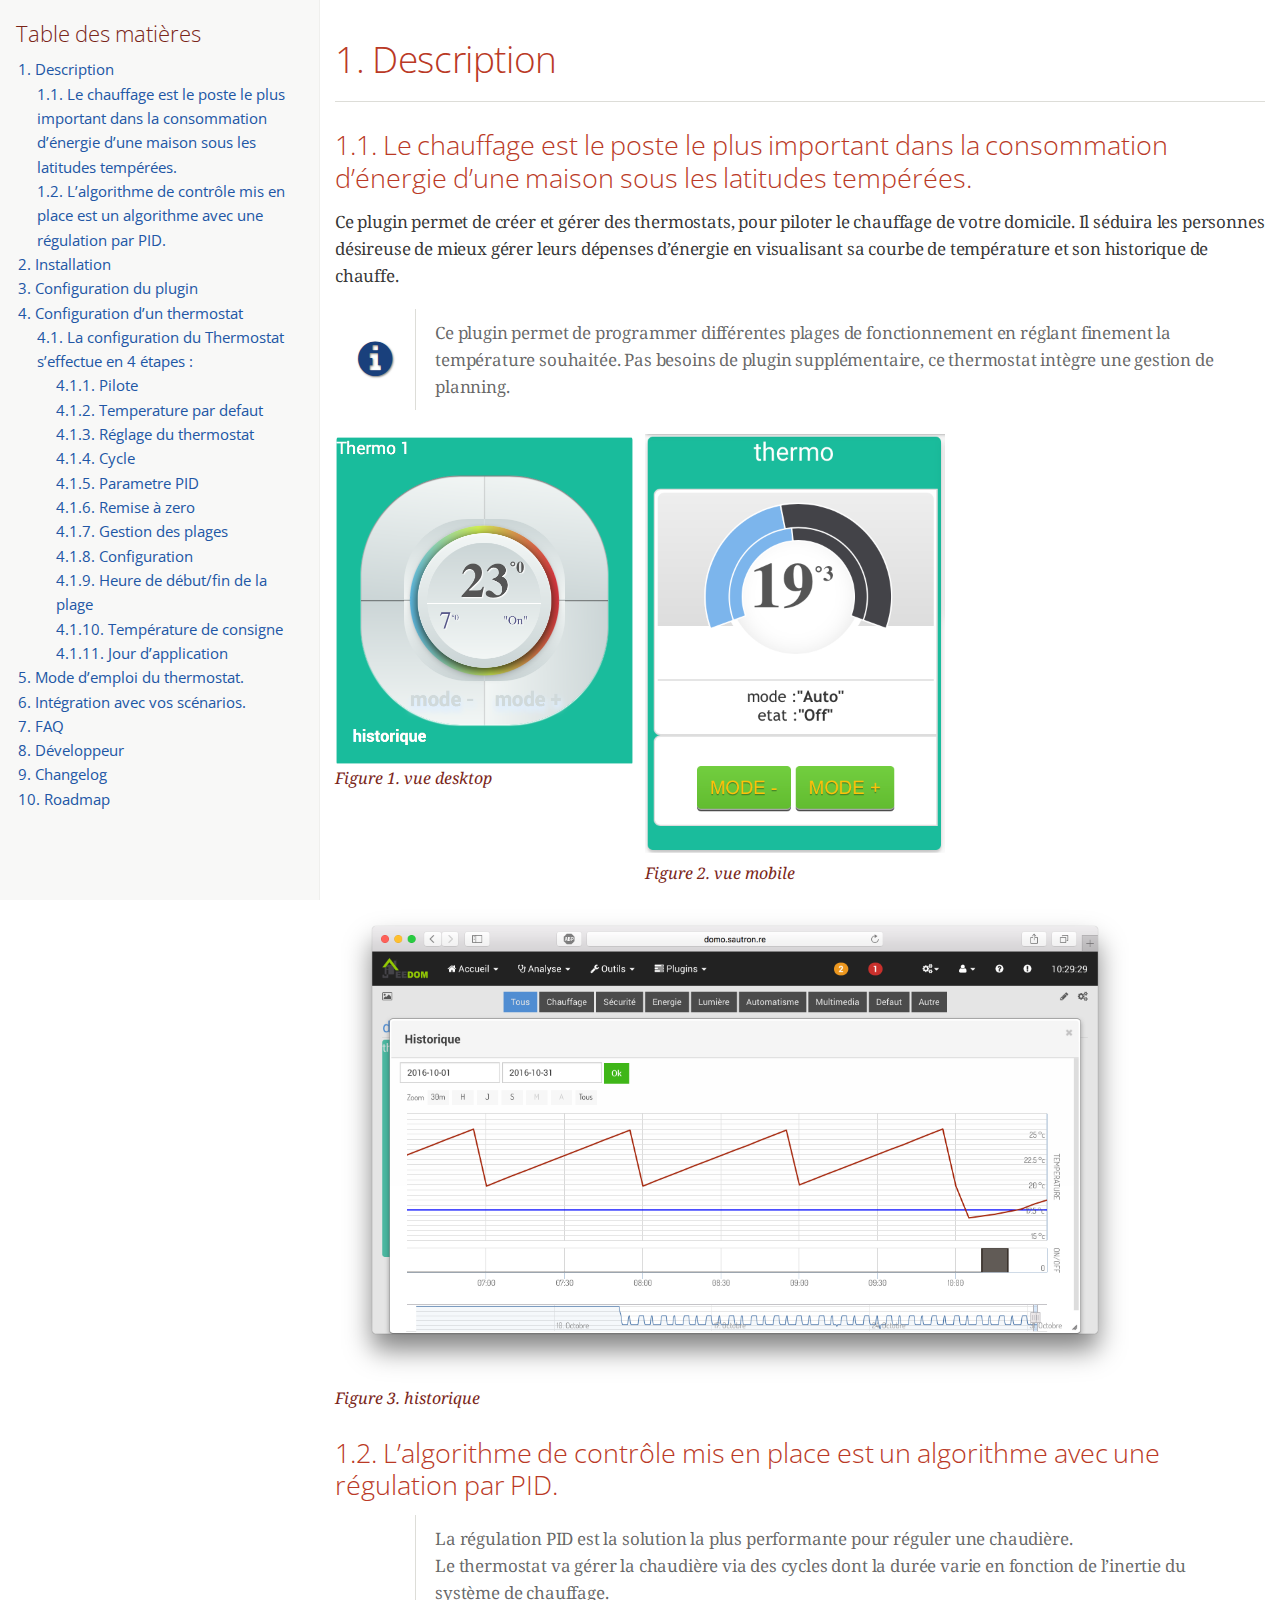
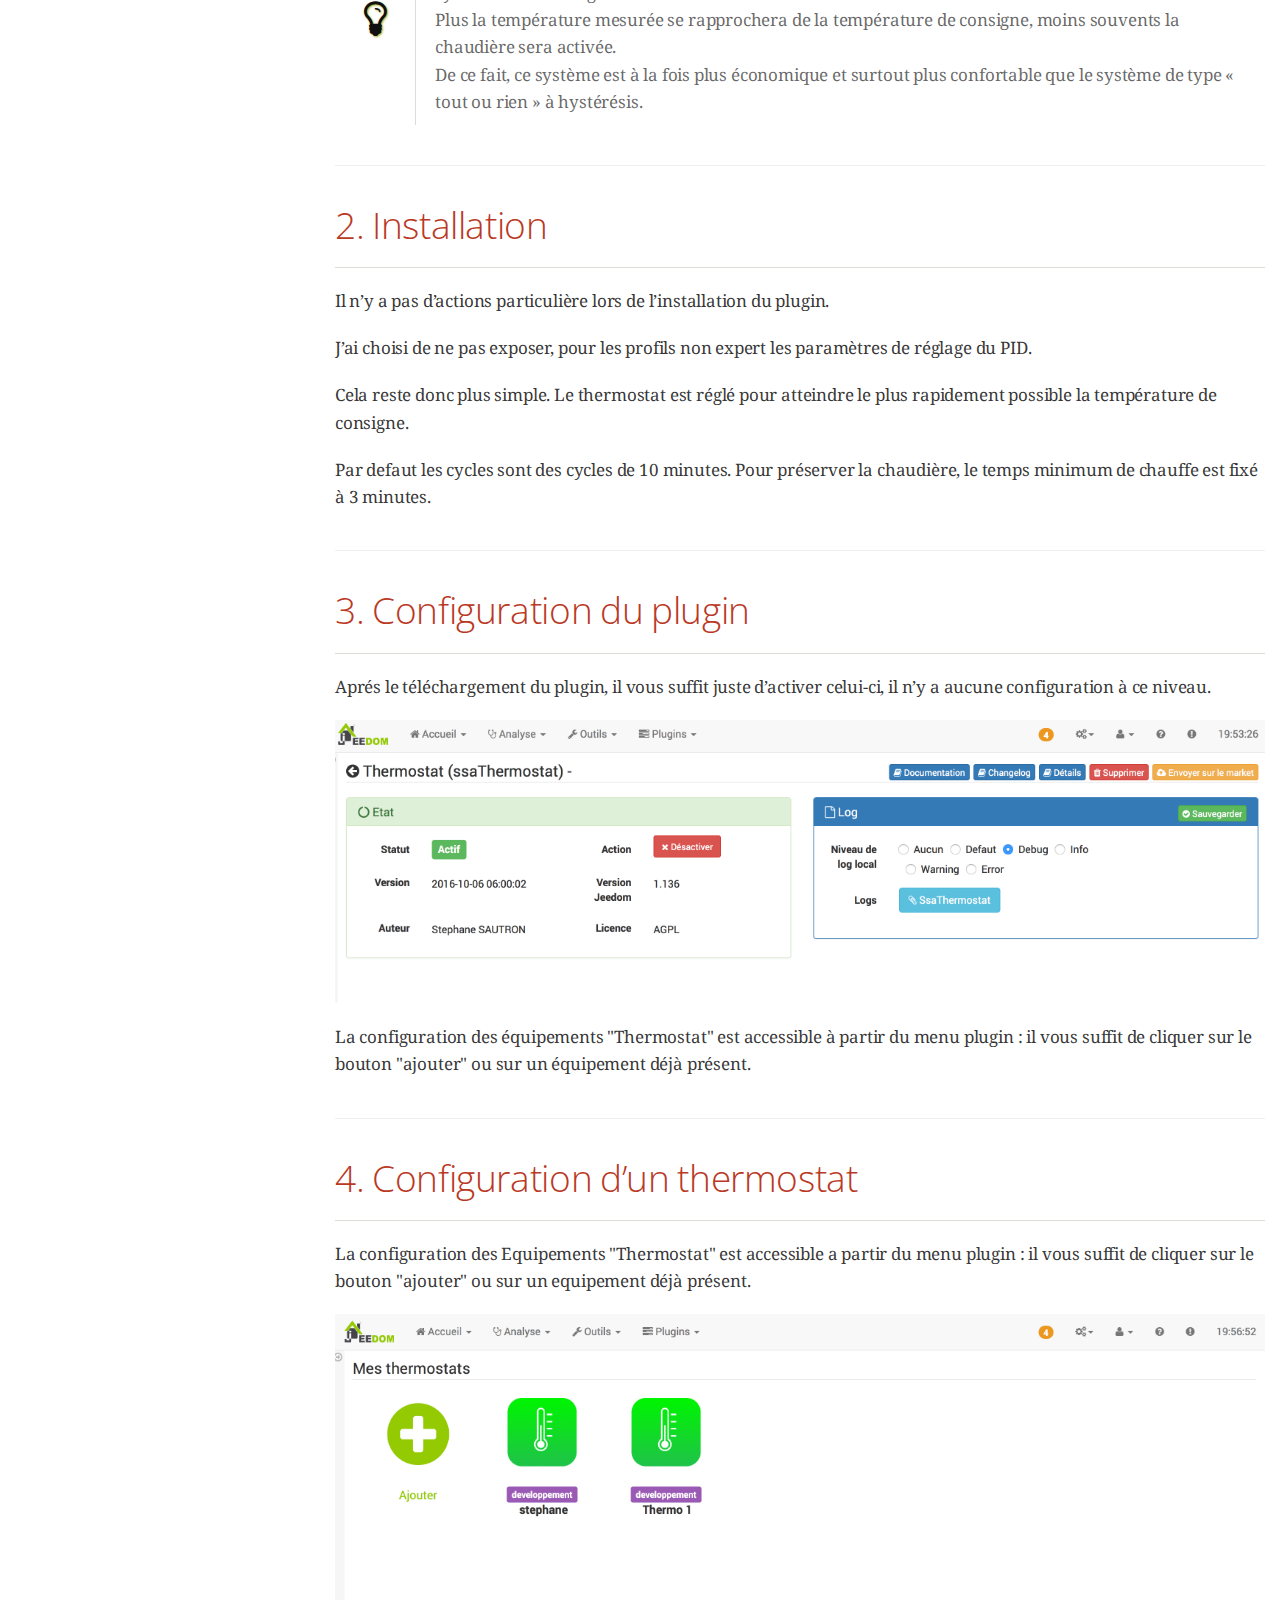
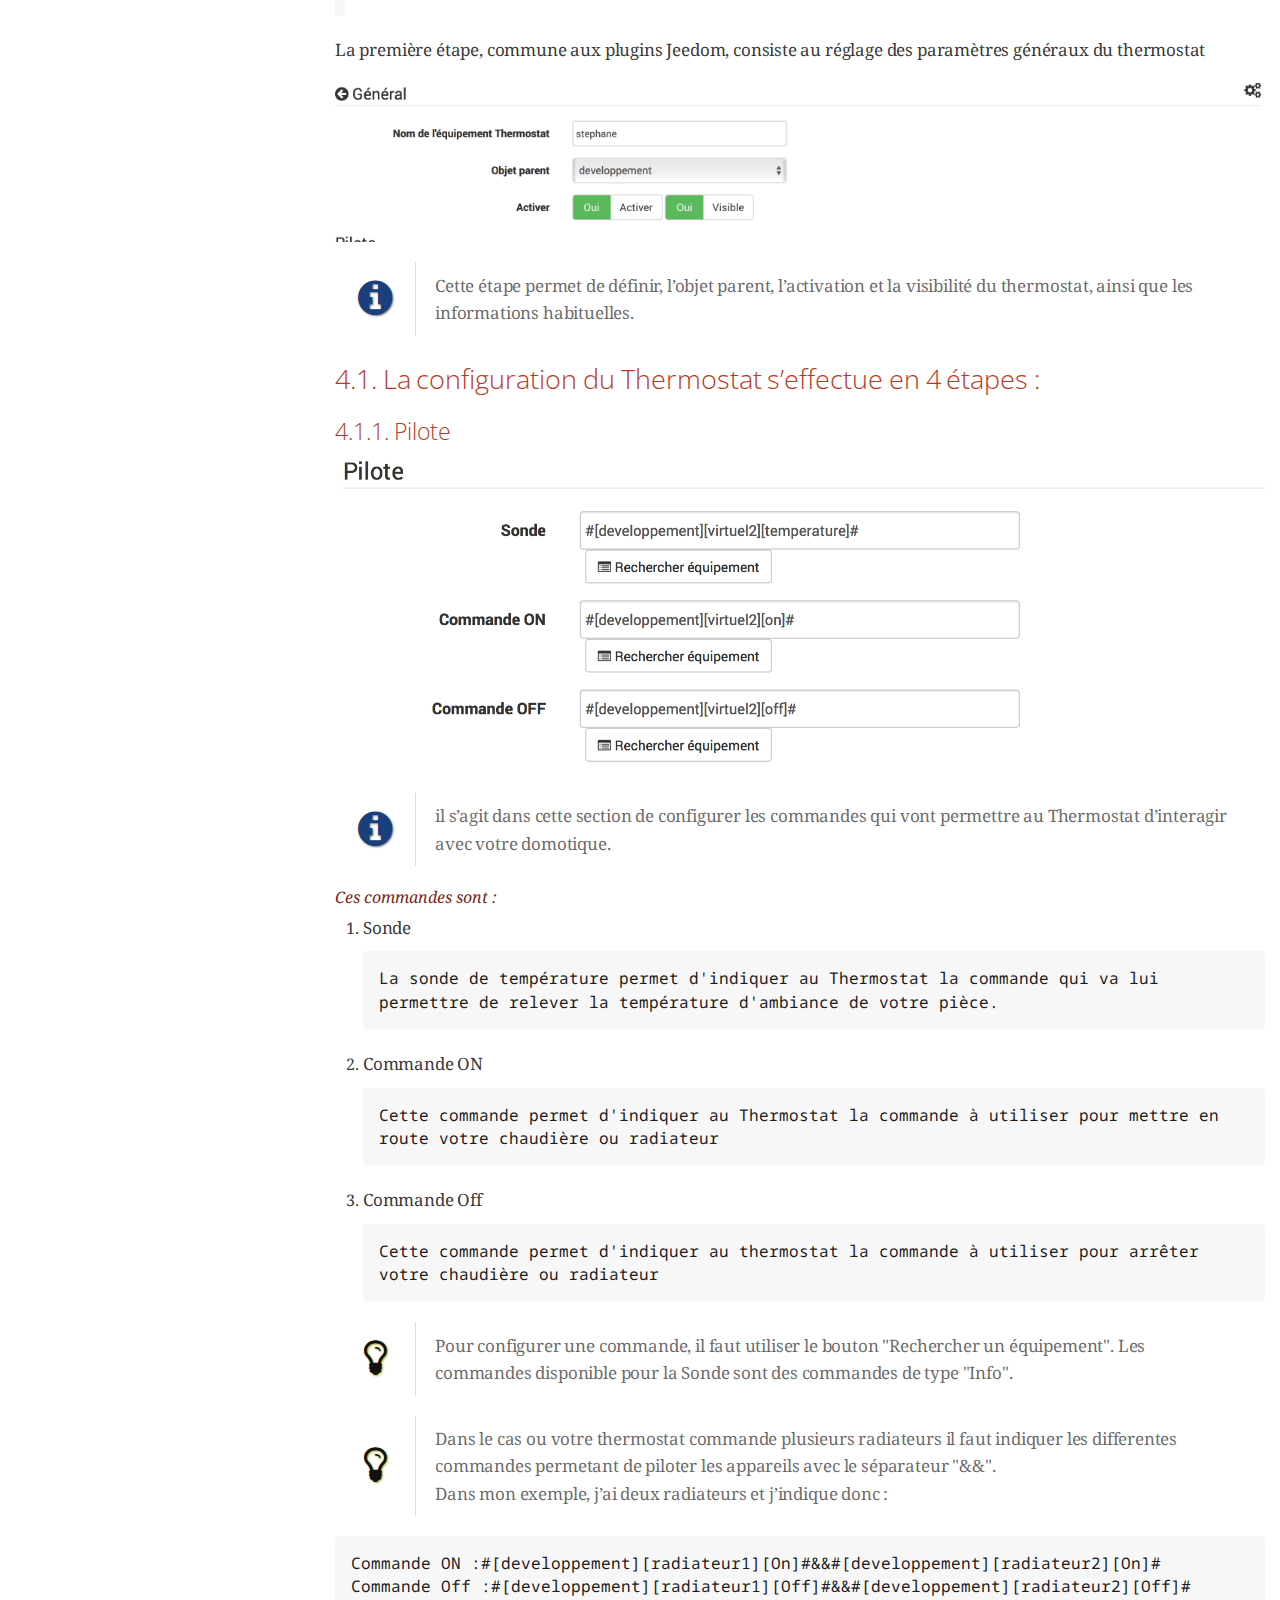
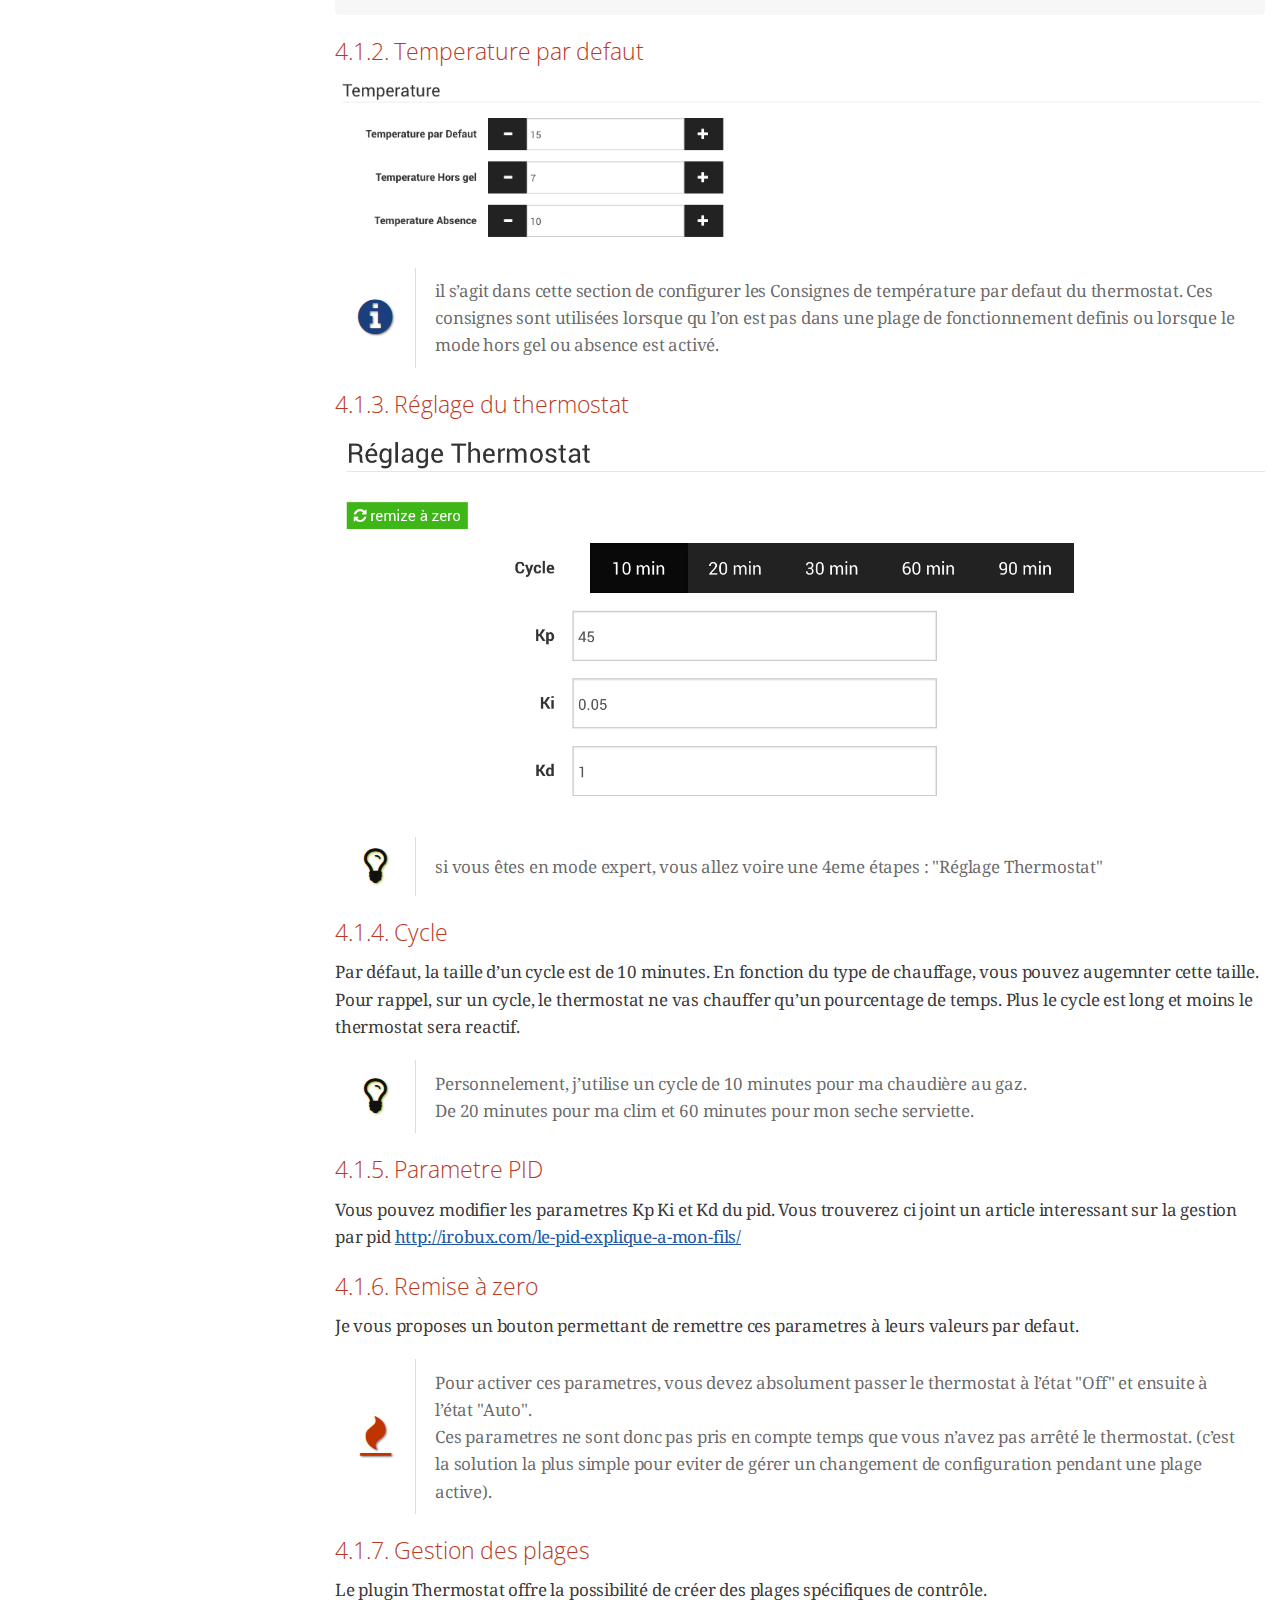
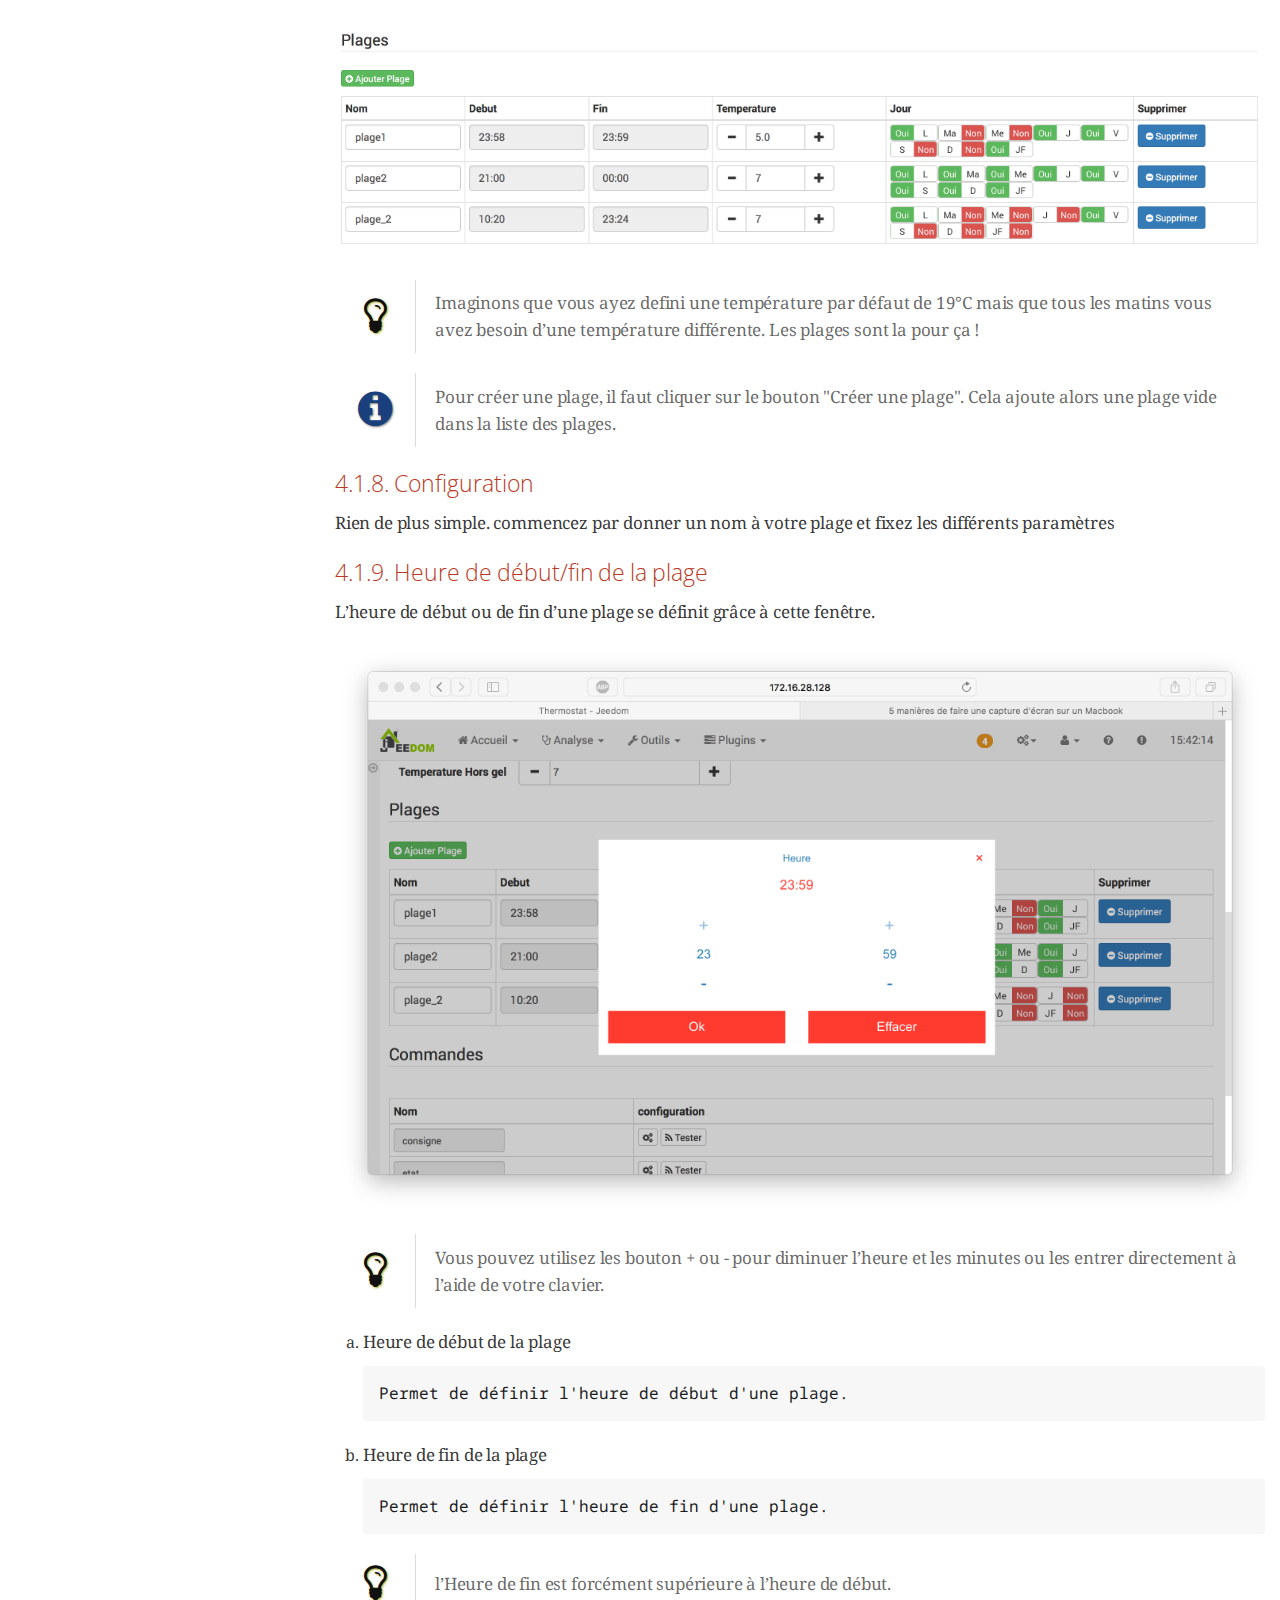
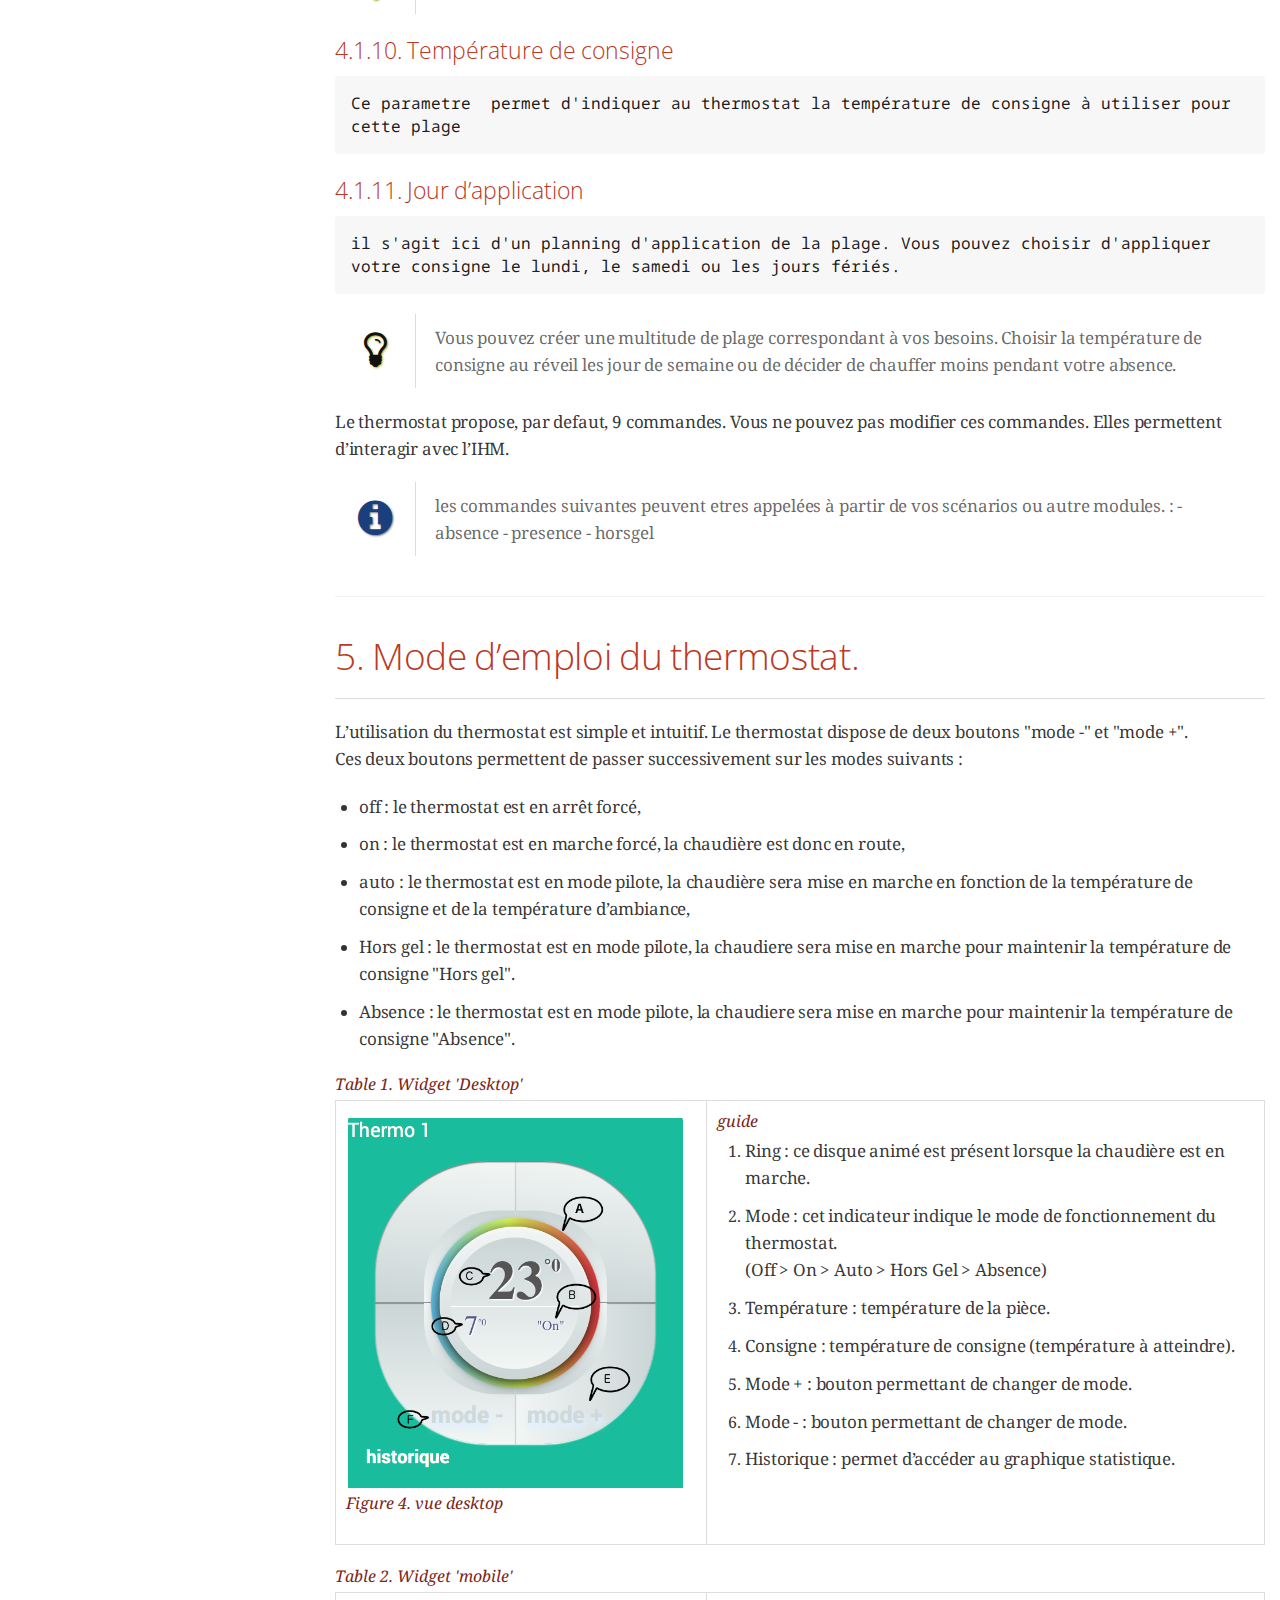
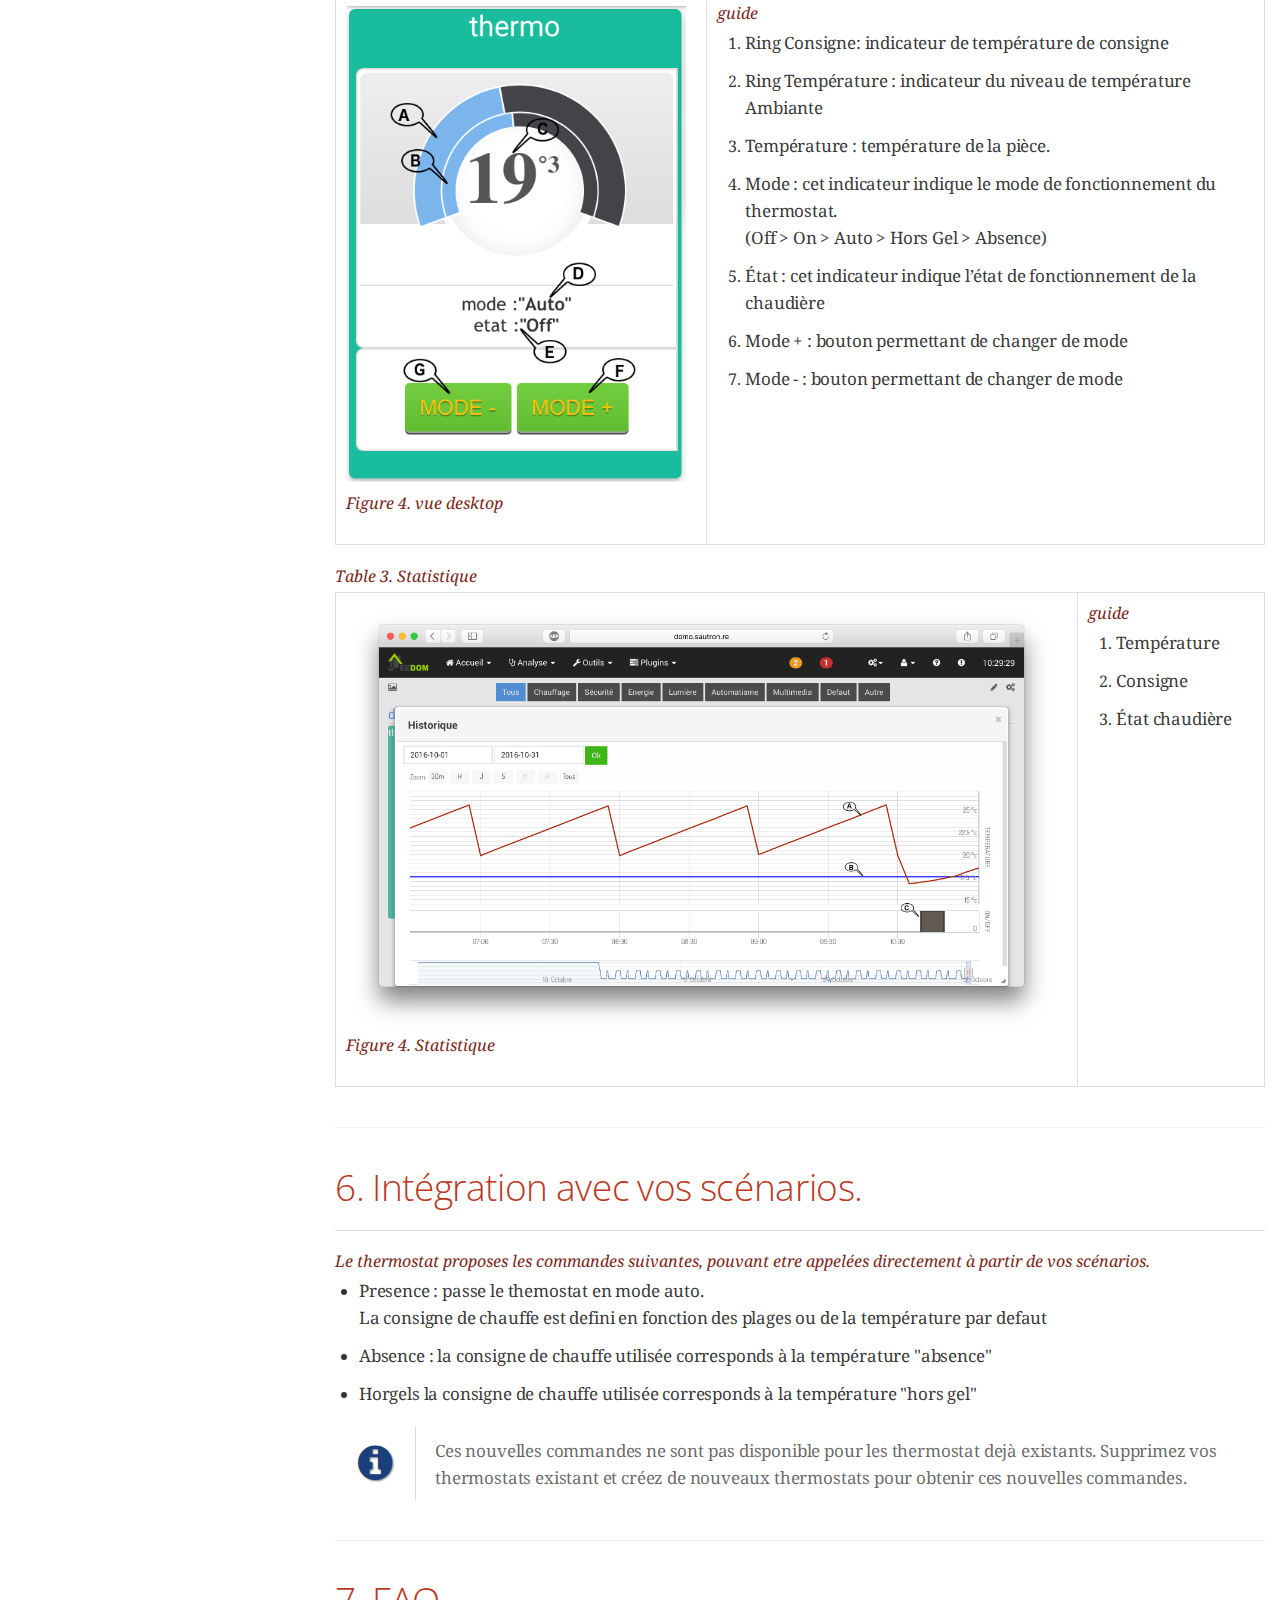
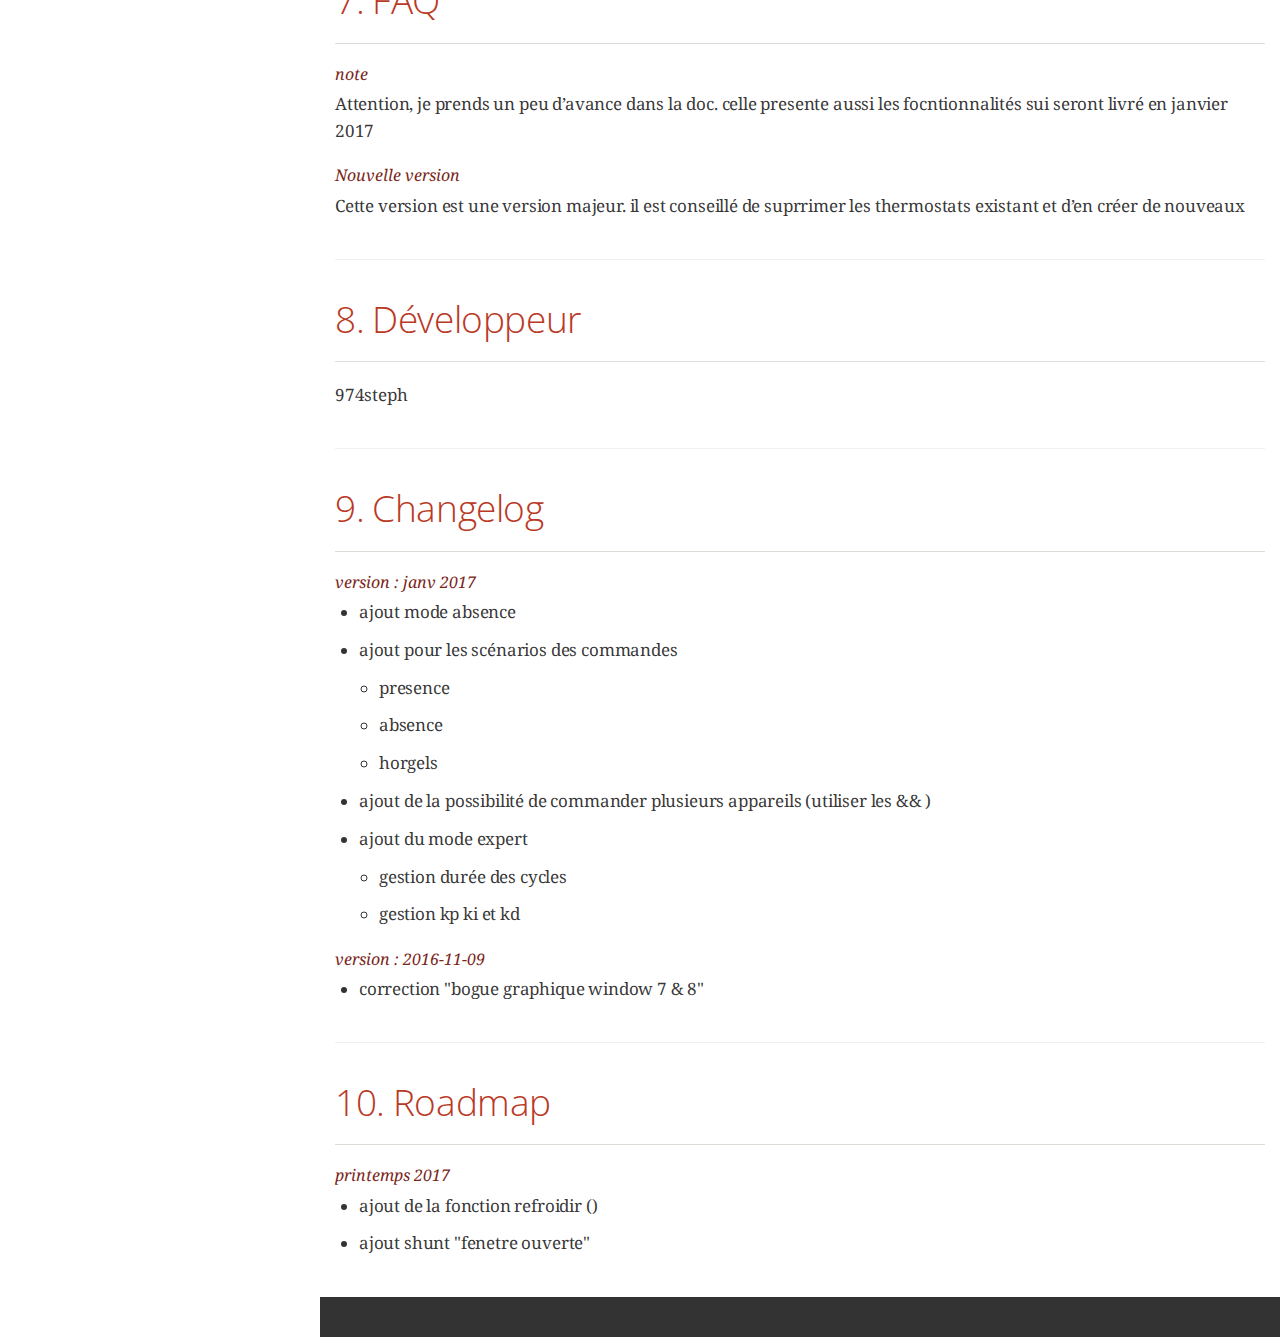
<file: doc/es_ES/index.html>
<!DOCTYPE html>
<html lang="en">
<head>
<meta charset="UTF-8">
<!--[if IE]><meta http-equiv="X-UA-Compatible" content="IE=edge"><![endif]-->
<meta name="viewport" content="width=device-width, initial-scale=1.0">
<meta name="generator" content="Asciidoctor 1.5.3.dev">
<title>description</title>
<link rel="stylesheet" href="https://fonts.googleapis.com/css?family=Open+Sans:300,300italic,400,400italic,600,600italic%7CNoto+Serif:400,400italic,700,700italic%7CDroid+Sans+Mono:400,700">
<style>
/* Asciidoctor default stylesheet | MIT License | http://asciidoctor.org */
/* Remove the comments around the @import statement below when using this as a custom stylesheet */
/*@import "https://fonts.googleapis.com/css?family=Open+Sans:300,300italic,400,400italic,600,600italic%7CNoto+Serif:400,400italic,700,700italic%7CDroid+Sans+Mono:400,700";*/
article,aside,details,figcaption,figure,footer,header,hgroup,main,nav,section,summary{display:block}
audio,canvas,video{display:inline-block}
audio:not([controls]){display:none;height:0}
[hidden],template{display:none}
script{display:none!important}
html{font-family:sans-serif;-ms-text-size-adjust:100%;-webkit-text-size-adjust:100%}
body{margin:0}
a{background:transparent}
a:focus{outline:thin dotted}
a:active,a:hover{outline:0}
h1{font-size:2em;margin:.67em 0}
abbr[title]{border-bottom:1px dotted}
b,strong{font-weight:bold}
dfn{font-style:italic}
hr{-moz-box-sizing:content-box;box-sizing:content-box;height:0}
mark{background:#ff0;color:#000}
code,kbd,pre,samp{font-family:monospace;font-size:1em}
pre{white-space:pre-wrap}
q{quotes:"\201C" "\201D" "\2018" "\2019"}
small{font-size:80%}
sub,sup{font-size:75%;line-height:0;position:relative;vertical-align:baseline}
sup{top:-.5em}
sub{bottom:-.25em}
img{border:0}
svg:not(:root){overflow:hidden}
figure{margin:0}
fieldset{border:1px solid silver;margin:0 2px;padding:.35em .625em .75em}
legend{border:0;padding:0}
button,input,select,textarea{font-family:inherit;font-size:100%;margin:0}
button,input{line-height:normal}
button,select{text-transform:none}
button,html input[type="button"],input[type="reset"],input[type="submit"]{-webkit-appearance:button;cursor:pointer}
button[disabled],html input[disabled]{cursor:default}
input[type="checkbox"],input[type="radio"]{box-sizing:border-box;padding:0}
input[type="search"]{-webkit-appearance:textfield;-moz-box-sizing:content-box;-webkit-box-sizing:content-box;box-sizing:content-box}
input[type="search"]::-webkit-search-cancel-button,input[type="search"]::-webkit-search-decoration{-webkit-appearance:none}
button::-moz-focus-inner,input::-moz-focus-inner{border:0;padding:0}
textarea{overflow:auto;vertical-align:top}
table{border-collapse:collapse;border-spacing:0}
*,*:before,*:after{-moz-box-sizing:border-box;-webkit-box-sizing:border-box;box-sizing:border-box}
html,body{font-size:100%}
body{background:#fff;color:rgba(0,0,0,.8);padding:0;margin:0;font-family:"Noto Serif","DejaVu Serif",serif;font-weight:400;font-style:normal;line-height:1;position:relative;cursor:auto}
a:hover{cursor:pointer}
img,object,embed{max-width:100%;height:auto}
object,embed{height:100%}
img{-ms-interpolation-mode:bicubic}
#map_canvas img,#map_canvas embed,#map_canvas object,.map_canvas img,.map_canvas embed,.map_canvas object{max-width:none!important}
.left{float:left!important}
.right{float:right!important}
.text-left{text-align:left!important}
.text-right{text-align:right!important}
.text-center{text-align:center!important}
.text-justify{text-align:justify!important}
.hide{display:none}
.antialiased,body{-webkit-font-smoothing:antialiased}
img{display:inline-block;vertical-align:middle}
textarea{height:auto;min-height:50px}
select{width:100%}
p.lead,.paragraph.lead>p,#preamble>.sectionbody>.paragraph:first-of-type p{font-size:1.21875em;line-height:1.6}
.subheader,.admonitionblock td.content>.title,.audioblock>.title,.exampleblock>.title,.imageblock>.title,.listingblock>.title,.literalblock>.title,.stemblock>.title,.openblock>.title,.paragraph>.title,.quoteblock>.title,table.tableblock>.title,.verseblock>.title,.videoblock>.title,.dlist>.title,.olist>.title,.ulist>.title,.qlist>.title,.hdlist>.title{line-height:1.45;color:#7a2518;font-weight:400;margin-top:0;margin-bottom:.25em}
div,dl,dt,dd,ul,ol,li,h1,h2,h3,#toctitle,.sidebarblock>.content>.title,h4,h5,h6,pre,form,p,blockquote,th,td{margin:0;padding:0;direction:ltr}
a{color:#2156a5;text-decoration:underline;line-height:inherit}
a:hover,a:focus{color:#1d4b8f}
a img{border:none}
p{font-family:inherit;font-weight:400;font-size:1em;line-height:1.6;margin-bottom:1.25em;text-rendering:optimizeLegibility}
p aside{font-size:.875em;line-height:1.35;font-style:italic}
h1,h2,h3,#toctitle,.sidebarblock>.content>.title,h4,h5,h6{font-family:"Open Sans","DejaVu Sans",sans-serif;font-weight:300;font-style:normal;color:#ba3925;text-rendering:optimizeLegibility;margin-top:1em;margin-bottom:.5em;line-height:1.0125em}
h1 small,h2 small,h3 small,#toctitle small,.sidebarblock>.content>.title small,h4 small,h5 small,h6 small{font-size:60%;color:#e99b8f;line-height:0}
h1{font-size:2.125em}
h2{font-size:1.6875em}
h3,#toctitle,.sidebarblock>.content>.title{font-size:1.375em}
h4,h5{font-size:1.125em}
h6{font-size:1em}
hr{border:solid #ddddd8;border-width:1px 0 0;clear:both;margin:1.25em 0 1.1875em;height:0}
em,i{font-style:italic;line-height:inherit}
strong,b{font-weight:bold;line-height:inherit}
small{font-size:60%;line-height:inherit}
code{font-family:"Droid Sans Mono","DejaVu Sans Mono",monospace;font-weight:400;color:rgba(0,0,0,.9)}
ul,ol,dl{font-size:1em;line-height:1.6;margin-bottom:1.25em;list-style-position:outside;font-family:inherit}
ul,ol,ul.no-bullet,ol.no-bullet{margin-left:1.5em}
ul li ul,ul li ol{margin-left:1.25em;margin-bottom:0;font-size:1em}
ul.square li ul,ul.circle li ul,ul.disc li ul{list-style:inherit}
ul.square{list-style-type:square}
ul.circle{list-style-type:circle}
ul.disc{list-style-type:disc}
ul.no-bullet{list-style:none}
ol li ul,ol li ol{margin-left:1.25em;margin-bottom:0}
dl dt{margin-bottom:.3125em;font-weight:bold}
dl dd{margin-bottom:1.25em}
abbr,acronym{text-transform:uppercase;font-size:90%;color:rgba(0,0,0,.8);border-bottom:1px dotted #ddd;cursor:help}
abbr{text-transform:none}
blockquote{margin:0 0 1.25em;padding:.5625em 1.25em 0 1.1875em;border-left:1px solid #ddd}
blockquote cite{display:block;font-size:.9375em;color:rgba(0,0,0,.6)}
blockquote cite:before{content:"\2014 \0020"}
blockquote cite a,blockquote cite a:visited{color:rgba(0,0,0,.6)}
blockquote,blockquote p{line-height:1.6;color:rgba(0,0,0,.85)}
@media only screen and (min-width:768px){h1,h2,h3,#toctitle,.sidebarblock>.content>.title,h4,h5,h6{line-height:1.2}
h1{font-size:2.75em}
h2{font-size:2.3125em}
h3,#toctitle,.sidebarblock>.content>.title{font-size:1.6875em}
h4{font-size:1.4375em}}table{background:#fff;margin-bottom:1.25em;border:solid 1px #dedede}
table thead,table tfoot{background:#f7f8f7;font-weight:bold}
table thead tr th,table thead tr td,table tfoot tr th,table tfoot tr td{padding:.5em .625em .625em;font-size:inherit;color:rgba(0,0,0,.8);text-align:left}
table tr th,table tr td{padding:.5625em .625em;font-size:inherit;color:rgba(0,0,0,.8)}
table tr.even,table tr.alt,table tr:nth-of-type(even){background:#f8f8f7}
table thead tr th,table tfoot tr th,table tbody tr td,table tr td,table tfoot tr td{display:table-cell;line-height:1.6}
h1,h2,h3,#toctitle,.sidebarblock>.content>.title,h4,h5,h6{line-height:1.2;word-spacing:-.05em}
h1 strong,h2 strong,h3 strong,#toctitle strong,.sidebarblock>.content>.title strong,h4 strong,h5 strong,h6 strong{font-weight:400}
.clearfix:before,.clearfix:after,.float-group:before,.float-group:after{content:" ";display:table}
.clearfix:after,.float-group:after{clear:both}
*:not(pre)>code{font-size:.9375em;font-style:normal!important;letter-spacing:0;padding:.1em .5ex;word-spacing:-.15em;background-color:#f7f7f8;-webkit-border-radius:4px;border-radius:4px;line-height:1.45;text-rendering:optimizeSpeed}
pre,pre>code{line-height:1.45;color:rgba(0,0,0,.9);font-family:"Droid Sans Mono","DejaVu Sans Mono",monospace;font-weight:400;text-rendering:optimizeSpeed}
.keyseq{color:rgba(51,51,51,.8)}
kbd{display:inline-block;color:rgba(0,0,0,.8);font-size:.75em;line-height:1.4;background-color:#f7f7f7;border:1px solid #ccc;-webkit-border-radius:3px;border-radius:3px;-webkit-box-shadow:0 1px 0 rgba(0,0,0,.2),0 0 0 .1em white inset;box-shadow:0 1px 0 rgba(0,0,0,.2),0 0 0 .1em #fff inset;margin:-.15em .15em 0 .15em;padding:.2em .6em .2em .5em;vertical-align:middle;white-space:nowrap}
.keyseq kbd:first-child{margin-left:0}
.keyseq kbd:last-child{margin-right:0}
.menuseq,.menu{color:rgba(0,0,0,.8)}
b.button:before,b.button:after{position:relative;top:-1px;font-weight:400}
b.button:before{content:"[";padding:0 3px 0 2px}
b.button:after{content:"]";padding:0 2px 0 3px}
p a>code:hover{color:rgba(0,0,0,.9)}
#header,#content,#footnotes,#footer{width:100%;margin-left:auto;margin-right:auto;margin-top:0;margin-bottom:0;max-width:62.5em;*zoom:1;position:relative;padding-left:.9375em;padding-right:.9375em}
#header:before,#header:after,#content:before,#content:after,#footnotes:before,#footnotes:after,#footer:before,#footer:after{content:" ";display:table}
#header:after,#content:after,#footnotes:after,#footer:after{clear:both}
#content{margin-top:1.25em}
#content:before{content:none}
#header>h1:first-child{color:rgba(0,0,0,.85);margin-top:2.25rem;margin-bottom:0}
#header>h1:first-child+#toc{margin-top:8px;border-top:1px solid #ddddd8}
#header>h1:only-child,body.toc2 #header>h1:nth-last-child(2){border-bottom:1px solid #ddddd8;padding-bottom:8px}
#header .details{border-bottom:1px solid #ddddd8;line-height:1.45;padding-top:.25em;padding-bottom:.25em;padding-left:.25em;color:rgba(0,0,0,.6);display:-ms-flexbox;display:-webkit-flex;display:flex;-ms-flex-flow:row wrap;-webkit-flex-flow:row wrap;flex-flow:row wrap}
#header .details span:first-child{margin-left:-.125em}
#header .details span.email a{color:rgba(0,0,0,.85)}
#header .details br{display:none}
#header .details br+span:before{content:"\00a0\2013\00a0"}
#header .details br+span.author:before{content:"\00a0\22c5\00a0";color:rgba(0,0,0,.85)}
#header .details br+span#revremark:before{content:"\00a0|\00a0"}
#header #revnumber{text-transform:capitalize}
#header #revnumber:after{content:"\00a0"}
#content>h1:first-child:not([class]){color:rgba(0,0,0,.85);border-bottom:1px solid #ddddd8;padding-bottom:8px;margin-top:0;padding-top:1rem;margin-bottom:1.25rem}
#toc{border-bottom:1px solid #efefed;padding-bottom:.5em}
#toc>ul{margin-left:.125em}
#toc ul.sectlevel0>li>a{font-style:italic}
#toc ul.sectlevel0 ul.sectlevel1{margin:.5em 0}
#toc ul{font-family:"Open Sans","DejaVu Sans",sans-serif;list-style-type:none}
#toc a{text-decoration:none}
#toc a:active{text-decoration:underline}
#toctitle{color:#7a2518;font-size:1.2em}
@media only screen and (min-width:768px){#toctitle{font-size:1.375em}
body.toc2{padding-left:15em;padding-right:0}
#toc.toc2{margin-top:0!important;background-color:#f8f8f7;position:fixed;width:15em;left:0;top:0;border-right:1px solid #efefed;border-top-width:0!important;border-bottom-width:0!important;z-index:1000;padding:1.25em 1em;height:100%;overflow:auto}
#toc.toc2 #toctitle{margin-top:0;font-size:1.2em}
#toc.toc2>ul{font-size:.9em;margin-bottom:0}
#toc.toc2 ul ul{margin-left:0;padding-left:1em}
#toc.toc2 ul.sectlevel0 ul.sectlevel1{padding-left:0;margin-top:.5em;margin-bottom:.5em}
body.toc2.toc-right{padding-left:0;padding-right:15em}
body.toc2.toc-right #toc.toc2{border-right-width:0;border-left:1px solid #efefed;left:auto;right:0}}@media only screen and (min-width:1280px){body.toc2{padding-left:20em;padding-right:0}
#toc.toc2{width:20em}
#toc.toc2 #toctitle{font-size:1.375em}
#toc.toc2>ul{font-size:.95em}
#toc.toc2 ul ul{padding-left:1.25em}
body.toc2.toc-right{padding-left:0;padding-right:20em}}#content #toc{border-style:solid;border-width:1px;border-color:#e0e0dc;margin-bottom:1.25em;padding:1.25em;background:#f8f8f7;-webkit-border-radius:4px;border-radius:4px}
#content #toc>:first-child{margin-top:0}
#content #toc>:last-child{margin-bottom:0}
#footer{max-width:100%;background-color:rgba(0,0,0,.8);padding:1.25em}
#footer-text{color:rgba(255,255,255,.8);line-height:1.44}
.sect1{padding-bottom:.625em}
@media only screen and (min-width:768px){.sect1{padding-bottom:1.25em}}.sect1+.sect1{border-top:1px solid #efefed}
#content h1>a.anchor,h2>a.anchor,h3>a.anchor,#toctitle>a.anchor,.sidebarblock>.content>.title>a.anchor,h4>a.anchor,h5>a.anchor,h6>a.anchor{position:absolute;z-index:1001;width:1.5ex;margin-left:-1.5ex;display:block;text-decoration:none!important;visibility:hidden;text-align:center;font-weight:400}
#content h1>a.anchor:before,h2>a.anchor:before,h3>a.anchor:before,#toctitle>a.anchor:before,.sidebarblock>.content>.title>a.anchor:before,h4>a.anchor:before,h5>a.anchor:before,h6>a.anchor:before{content:"\00A7";font-size:.85em;display:block;padding-top:.1em}
#content h1:hover>a.anchor,#content h1>a.anchor:hover,h2:hover>a.anchor,h2>a.anchor:hover,h3:hover>a.anchor,#toctitle:hover>a.anchor,.sidebarblock>.content>.title:hover>a.anchor,h3>a.anchor:hover,#toctitle>a.anchor:hover,.sidebarblock>.content>.title>a.anchor:hover,h4:hover>a.anchor,h4>a.anchor:hover,h5:hover>a.anchor,h5>a.anchor:hover,h6:hover>a.anchor,h6>a.anchor:hover{visibility:visible}
#content h1>a.link,h2>a.link,h3>a.link,#toctitle>a.link,.sidebarblock>.content>.title>a.link,h4>a.link,h5>a.link,h6>a.link{color:#ba3925;text-decoration:none}
#content h1>a.link:hover,h2>a.link:hover,h3>a.link:hover,#toctitle>a.link:hover,.sidebarblock>.content>.title>a.link:hover,h4>a.link:hover,h5>a.link:hover,h6>a.link:hover{color:#a53221}
.audioblock,.imageblock,.literalblock,.listingblock,.stemblock,.videoblock{margin-bottom:1.25em}
.admonitionblock td.content>.title,.audioblock>.title,.exampleblock>.title,.imageblock>.title,.listingblock>.title,.literalblock>.title,.stemblock>.title,.openblock>.title,.paragraph>.title,.quoteblock>.title,table.tableblock>.title,.verseblock>.title,.videoblock>.title,.dlist>.title,.olist>.title,.ulist>.title,.qlist>.title,.hdlist>.title{text-rendering:optimizeLegibility;text-align:left;font-family:"Noto Serif","DejaVu Serif",serif;font-size:1rem;font-style:italic}
table.tableblock>caption.title{white-space:nowrap;overflow:visible;max-width:0}
.paragraph.lead>p,#preamble>.sectionbody>.paragraph:first-of-type p{color:rgba(0,0,0,.85)}
table.tableblock #preamble>.sectionbody>.paragraph:first-of-type p{font-size:inherit}
.admonitionblock>table{border-collapse:separate;border:0;background:none;width:100%}
.admonitionblock>table td.icon{text-align:center;width:80px}
.admonitionblock>table td.icon img{max-width:none}
.admonitionblock>table td.icon .title{font-weight:bold;font-family:"Open Sans","DejaVu Sans",sans-serif;text-transform:uppercase}
.admonitionblock>table td.content{padding-left:1.125em;padding-right:1.25em;border-left:1px solid #ddddd8;color:rgba(0,0,0,.6)}
.admonitionblock>table td.content>:last-child>:last-child{margin-bottom:0}
.exampleblock>.content{border-style:solid;border-width:1px;border-color:#e6e6e6;margin-bottom:1.25em;padding:1.25em;background:#fff;-webkit-border-radius:4px;border-radius:4px}
.exampleblock>.content>:first-child{margin-top:0}
.exampleblock>.content>:last-child{margin-bottom:0}
.sidebarblock{border-style:solid;border-width:1px;border-color:#e0e0dc;margin-bottom:1.25em;padding:1.25em;background:#f8f8f7;-webkit-border-radius:4px;border-radius:4px}
.sidebarblock>:first-child{margin-top:0}
.sidebarblock>:last-child{margin-bottom:0}
.sidebarblock>.content>.title{color:#7a2518;margin-top:0;text-align:center}
.exampleblock>.content>:last-child>:last-child,.exampleblock>.content .olist>ol>li:last-child>:last-child,.exampleblock>.content .ulist>ul>li:last-child>:last-child,.exampleblock>.content .qlist>ol>li:last-child>:last-child,.sidebarblock>.content>:last-child>:last-child,.sidebarblock>.content .olist>ol>li:last-child>:last-child,.sidebarblock>.content .ulist>ul>li:last-child>:last-child,.sidebarblock>.content .qlist>ol>li:last-child>:last-child{margin-bottom:0}
.literalblock pre,.listingblock pre:not(.highlight),.listingblock pre[class="highlight"],.listingblock pre[class^="highlight "],.listingblock pre.CodeRay,.listingblock pre.prettyprint{background:#f7f7f8}
.sidebarblock .literalblock pre,.sidebarblock .listingblock pre:not(.highlight),.sidebarblock .listingblock pre[class="highlight"],.sidebarblock .listingblock pre[class^="highlight "],.sidebarblock .listingblock pre.CodeRay,.sidebarblock .listingblock pre.prettyprint{background:#f2f1f1}
.literalblock pre,.literalblock pre[class],.listingblock pre,.listingblock pre[class]{-webkit-border-radius:4px;border-radius:4px;word-wrap:break-word;padding:1em;font-size:.8125em}
.literalblock pre.nowrap,.literalblock pre[class].nowrap,.listingblock pre.nowrap,.listingblock pre[class].nowrap{overflow-x:auto;white-space:pre;word-wrap:normal}
@media only screen and (min-width:768px){.literalblock pre,.literalblock pre[class],.listingblock pre,.listingblock pre[class]{font-size:.90625em}}@media only screen and (min-width:1280px){.literalblock pre,.literalblock pre[class],.listingblock pre,.listingblock pre[class]{font-size:1em}}.literalblock.output pre{color:#f7f7f8;background-color:rgba(0,0,0,.9)}
.listingblock pre.highlightjs{padding:0}
.listingblock pre.highlightjs>code{padding:1em;-webkit-border-radius:4px;border-radius:4px}
.listingblock pre.prettyprint{border-width:0}
.listingblock>.content{position:relative}
.listingblock code[data-lang]:before{display:none;content:attr(data-lang);position:absolute;font-size:.75em;top:.425rem;right:.5rem;line-height:1;text-transform:uppercase;color:#999}
.listingblock:hover code[data-lang]:before{display:block}
.listingblock.terminal pre .command:before{content:attr(data-prompt);padding-right:.5em;color:#999}
.listingblock.terminal pre .command:not([data-prompt]):before{content:"$"}
table.pyhltable{border-collapse:separate;border:0;margin-bottom:0;background:none}
table.pyhltable td{vertical-align:top;padding-top:0;padding-bottom:0}
table.pyhltable td.code{padding-left:.75em;padding-right:0}
pre.pygments .lineno,table.pyhltable td:not(.code){color:#999;padding-left:0;padding-right:.5em;border-right:1px solid #ddddd8}
pre.pygments .lineno{display:inline-block;margin-right:.25em}
table.pyhltable .linenodiv{background:none!important;padding-right:0!important}
.quoteblock{margin:0 1em 1.25em 1.5em;display:table}
.quoteblock>.title{margin-left:-1.5em;margin-bottom:.75em}
.quoteblock blockquote,.quoteblock blockquote p{color:rgba(0,0,0,.85);font-size:1.15rem;line-height:1.75;word-spacing:.1em;letter-spacing:0;font-style:italic;text-align:justify}
.quoteblock blockquote{margin:0;padding:0;border:0}
.quoteblock blockquote:before{content:"\201c";float:left;font-size:2.75em;font-weight:bold;line-height:.6em;margin-left:-.6em;color:#7a2518;text-shadow:0 1px 2px rgba(0,0,0,.1)}
.quoteblock blockquote>.paragraph:last-child p{margin-bottom:0}
.quoteblock .attribution{margin-top:.5em;margin-right:.5ex;text-align:right}
.quoteblock .quoteblock{margin-left:0;margin-right:0;padding:.5em 0;border-left:3px solid rgba(0,0,0,.6)}
.quoteblock .quoteblock blockquote{padding:0 0 0 .75em}
.quoteblock .quoteblock blockquote:before{display:none}
.verseblock{margin:0 1em 1.25em 1em}
.verseblock pre{font-family:"Open Sans","DejaVu Sans",sans;font-size:1.15rem;color:rgba(0,0,0,.85);font-weight:300;text-rendering:optimizeLegibility}
.verseblock pre strong{font-weight:400}
.verseblock .attribution{margin-top:1.25rem;margin-left:.5ex}
.quoteblock .attribution,.verseblock .attribution{font-size:.9375em;line-height:1.45;font-style:italic}
.quoteblock .attribution br,.verseblock .attribution br{display:none}
.quoteblock .attribution cite,.verseblock .attribution cite{display:block;letter-spacing:-.05em;color:rgba(0,0,0,.6)}
.quoteblock.abstract{margin:0 0 1.25em 0;display:block}
.quoteblock.abstract blockquote,.quoteblock.abstract blockquote p{text-align:left;word-spacing:0}
.quoteblock.abstract blockquote:before,.quoteblock.abstract blockquote p:first-of-type:before{display:none}
table.tableblock{max-width:100%;border-collapse:separate}
table.tableblock td>.paragraph:last-child p>p:last-child,table.tableblock th>p:last-child,table.tableblock td>p:last-child{margin-bottom:0}
table.spread{width:100%}
table.tableblock,th.tableblock,td.tableblock{border:0 solid #dedede}
table.grid-all th.tableblock,table.grid-all td.tableblock{border-width:0 1px 1px 0}
table.grid-all tfoot>tr>th.tableblock,table.grid-all tfoot>tr>td.tableblock{border-width:1px 1px 0 0}
table.grid-cols th.tableblock,table.grid-cols td.tableblock{border-width:0 1px 0 0}
table.grid-all *>tr>.tableblock:last-child,table.grid-cols *>tr>.tableblock:last-child{border-right-width:0}
table.grid-rows th.tableblock,table.grid-rows td.tableblock{border-width:0 0 1px 0}
table.grid-all tbody>tr:last-child>th.tableblock,table.grid-all tbody>tr:last-child>td.tableblock,table.grid-all thead:last-child>tr>th.tableblock,table.grid-rows tbody>tr:last-child>th.tableblock,table.grid-rows tbody>tr:last-child>td.tableblock,table.grid-rows thead:last-child>tr>th.tableblock{border-bottom-width:0}
table.grid-rows tfoot>tr>th.tableblock,table.grid-rows tfoot>tr>td.tableblock{border-width:1px 0 0 0}
table.frame-all{border-width:1px}
table.frame-sides{border-width:0 1px}
table.frame-topbot{border-width:1px 0}
th.halign-left,td.halign-left{text-align:left}
th.halign-right,td.halign-right{text-align:right}
th.halign-center,td.halign-center{text-align:center}
th.valign-top,td.valign-top{vertical-align:top}
th.valign-bottom,td.valign-bottom{vertical-align:bottom}
th.valign-middle,td.valign-middle{vertical-align:middle}
table thead th,table tfoot th{font-weight:bold}
tbody tr th{display:table-cell;line-height:1.6;background:#f7f8f7}
tbody tr th,tbody tr th p,tfoot tr th,tfoot tr th p{color:rgba(0,0,0,.8);font-weight:bold}
p.tableblock>code:only-child{background:none;padding:0}
p.tableblock{font-size:1em}
td>div.verse{white-space:pre}
ol{margin-left:1.75em}
ul li ol{margin-left:1.5em}
dl dd{margin-left:1.125em}
dl dd:last-child,dl dd:last-child>:last-child{margin-bottom:0}
ol>li p,ul>li p,ul dd,ol dd,.olist .olist,.ulist .ulist,.ulist .olist,.olist .ulist{margin-bottom:.625em}
ul.unstyled,ol.unnumbered,ul.checklist,ul.none{list-style-type:none}
ul.unstyled,ol.unnumbered,ul.checklist{margin-left:.625em}
ul.checklist li>p:first-child>.fa-square-o:first-child,ul.checklist li>p:first-child>.fa-check-square-o:first-child{width:1em;font-size:.85em}
ul.checklist li>p:first-child>input[type="checkbox"]:first-child{width:1em;position:relative;top:1px}
ul.inline{margin:0 auto .625em auto;margin-left:-1.375em;margin-right:0;padding:0;list-style:none;overflow:hidden}
ul.inline>li{list-style:none;float:left;margin-left:1.375em;display:block}
ul.inline>li>*{display:block}
.unstyled dl dt{font-weight:400;font-style:normal}
ol.arabic{list-style-type:decimal}
ol.decimal{list-style-type:decimal-leading-zero}
ol.loweralpha{list-style-type:lower-alpha}
ol.upperalpha{list-style-type:upper-alpha}
ol.lowerroman{list-style-type:lower-roman}
ol.upperroman{list-style-type:upper-roman}
ol.lowergreek{list-style-type:lower-greek}
.hdlist>table,.colist>table{border:0;background:none}
.hdlist>table>tbody>tr,.colist>table>tbody>tr{background:none}
td.hdlist1{padding-right:.75em;font-weight:bold}
td.hdlist1,td.hdlist2{vertical-align:top}
.literalblock+.colist,.listingblock+.colist{margin-top:-.5em}
.colist>table tr>td:first-of-type{padding:0 .75em;line-height:1}
.colist>table tr>td:last-of-type{padding:.25em 0}
.thumb,.th{line-height:0;display:inline-block;border:solid 4px #fff;-webkit-box-shadow:0 0 0 1px #ddd;box-shadow:0 0 0 1px #ddd}
.imageblock.left,.imageblock[style*="float: left"]{margin:.25em .625em 1.25em 0}
.imageblock.right,.imageblock[style*="float: right"]{margin:.25em 0 1.25em .625em}
.imageblock>.title{margin-bottom:0}
.imageblock.thumb,.imageblock.th{border-width:6px}
.imageblock.thumb>.title,.imageblock.th>.title{padding:0 .125em}
.image.left,.image.right{margin-top:.25em;margin-bottom:.25em;display:inline-block;line-height:0}
.image.left{margin-right:.625em}
.image.right{margin-left:.625em}
a.image{text-decoration:none}
span.footnote,span.footnoteref{vertical-align:super;font-size:.875em}
span.footnote a,span.footnoteref a{text-decoration:none}
span.footnote a:active,span.footnoteref a:active{text-decoration:underline}
#footnotes{padding-top:.75em;padding-bottom:.75em;margin-bottom:.625em}
#footnotes hr{width:20%;min-width:6.25em;margin:-.25em 0 .75em 0;border-width:1px 0 0 0}
#footnotes .footnote{padding:0 .375em;line-height:1.3;font-size:.875em;margin-left:1.2em;text-indent:-1.2em;margin-bottom:.2em}
#footnotes .footnote a:first-of-type{font-weight:bold;text-decoration:none}
#footnotes .footnote:last-of-type{margin-bottom:0}
#content #footnotes{margin-top:-.625em;margin-bottom:0;padding:.75em 0}
.gist .file-data>table{border:0;background:#fff;width:100%;margin-bottom:0}
.gist .file-data>table td.line-data{width:99%}
div.unbreakable{page-break-inside:avoid}
.big{font-size:larger}
.small{font-size:smaller}
.underline{text-decoration:underline}
.overline{text-decoration:overline}
.line-through{text-decoration:line-through}
.aqua{color:#00bfbf}
.aqua-background{background-color:#00fafa}
.black{color:#000}
.black-background{background-color:#000}
.blue{color:#0000bf}
.blue-background{background-color:#0000fa}
.fuchsia{color:#bf00bf}
.fuchsia-background{background-color:#fa00fa}
.gray{color:#606060}
.gray-background{background-color:#7d7d7d}
.green{color:#006000}
.green-background{background-color:#007d00}
.lime{color:#00bf00}
.lime-background{background-color:#00fa00}
.maroon{color:#600000}
.maroon-background{background-color:#7d0000}
.navy{color:#000060}
.navy-background{background-color:#00007d}
.olive{color:#606000}
.olive-background{background-color:#7d7d00}
.purple{color:#600060}
.purple-background{background-color:#7d007d}
.red{color:#bf0000}
.red-background{background-color:#fa0000}
.silver{color:#909090}
.silver-background{background-color:#bcbcbc}
.teal{color:#006060}
.teal-background{background-color:#007d7d}
.white{color:#bfbfbf}
.white-background{background-color:#fafafa}
.yellow{color:#bfbf00}
.yellow-background{background-color:#fafa00}
span.icon>.fa{cursor:default}
.admonitionblock td.icon [class^="fa icon-"]{font-size:2.5em;text-shadow:1px 1px 2px rgba(0,0,0,.5);cursor:default}
.admonitionblock td.icon .icon-note:before{content:"\f05a";color:#19407c}
.admonitionblock td.icon .icon-tip:before{content:"\f0eb";text-shadow:1px 1px 2px rgba(155,155,0,.8);color:#111}
.admonitionblock td.icon .icon-warning:before{content:"\f071";color:#bf6900}
.admonitionblock td.icon .icon-caution:before{content:"\f06d";color:#bf3400}
.admonitionblock td.icon .icon-important:before{content:"\f06a";color:#bf0000}
.conum[data-value]{display:inline-block;color:#fff!important;background-color:rgba(0,0,0,.8);-webkit-border-radius:100px;border-radius:100px;text-align:center;font-size:.75em;width:1.67em;height:1.67em;line-height:1.67em;font-family:"Open Sans","DejaVu Sans",sans-serif;font-style:normal;font-weight:bold}
.conum[data-value] *{color:#fff!important}
.conum[data-value]+b{display:none}
.conum[data-value]:after{content:attr(data-value)}
pre .conum[data-value]{position:relative;top:-.125em}
b.conum *{color:inherit!important}
.conum:not([data-value]):empty{display:none}
h1,h2{letter-spacing:-.01em}
dt,th.tableblock,td.content{text-rendering:optimizeLegibility}
p,td.content{letter-spacing:-.01em}
p strong,td.content strong{letter-spacing:-.005em}
p,blockquote,dt,td.content{font-size:1.0625rem}
p{margin-bottom:1.25rem}
.sidebarblock p,.sidebarblock dt,.sidebarblock td.content,p.tableblock{font-size:1em}
.exampleblock>.content{background-color:#fffef7;border-color:#e0e0dc;-webkit-box-shadow:0 1px 4px #e0e0dc;box-shadow:0 1px 4px #e0e0dc}
.print-only{display:none!important}
@media print{@page{margin:1.25cm .75cm}
*{-webkit-box-shadow:none!important;box-shadow:none!important;text-shadow:none!important}
a{color:inherit!important;text-decoration:underline!important}
a.bare,a[href^="#"],a[href^="mailto:"]{text-decoration:none!important}
a[href^="http:"]:not(.bare):after,a[href^="https:"]:not(.bare):after{content:"(" attr(href) ")";display:inline-block;font-size:.875em;padding-left:.25em}
abbr[title]:after{content:" (" attr(title) ")"}
pre,blockquote,tr,img{page-break-inside:avoid}
thead{display:table-header-group}
img{max-width:100%!important}
p,blockquote,dt,td.content{font-size:1em;orphans:3;widows:3}
h2,h3,#toctitle,.sidebarblock>.content>.title{page-break-after:avoid}
#toc,.sidebarblock,.exampleblock>.content{background:none!important}
#toc{border-bottom:1px solid #ddddd8!important;padding-bottom:0!important}
.sect1{padding-bottom:0!important}
.sect1+.sect1{border:0!important}
#header>h1:first-child{margin-top:1.25rem}
body.book #header{text-align:center}
body.book #header>h1:first-child{border:0!important;margin:2.5em 0 1em 0}
body.book #header .details{border:0!important;display:block;padding:0!important}
body.book #header .details span:first-child{margin-left:0!important}
body.book #header .details br{display:block}
body.book #header .details br+span:before{content:none!important}
body.book #toc{border:0!important;text-align:left!important;padding:0!important;margin:0!important}
body.book #toc,body.book #preamble,body.book h1.sect0,body.book .sect1>h2{page-break-before:always}
.listingblock code[data-lang]:before{display:block}
#footer{background:none!important;padding:0 .9375em}
#footer-text{color:rgba(0,0,0,.6)!important;font-size:.9em}
.hide-on-print{display:none!important}
.print-only{display:block!important}
.hide-for-print{display:none!important}
.show-for-print{display:inherit!important}}
</style>
<link rel="stylesheet" href="https://cdnjs.cloudflare.com/ajax/libs/font-awesome/4.3.0/css/font-awesome.min.css">
</head>
<body class="article toc2 toc-left">
<div id="header">
<div id="toc" class="toc2">
<div id="toctitle">Table des matières</div>
<ul class="sectlevel1">
<li><a href="#_description">1. Description</a>
<ul class="sectlevel2">
<li><a href="#_le_chauffage_est_le_poste_le_plus_important_dans_la_consommation_d_énergie_d_une_maison_sous_les_latitudes_tempérées">1.1. Le chauffage est le poste le plus important dans la consommation d’énergie d’une maison sous les latitudes tempérées.</a></li>
<li><a href="#_l_algorithme_de_contrôle_mis_en_place_est_un_algorithme_avec_une_régulation_par_pid_br">1.2. L&#8217;algorithme  de contrôle mis en place est un algorithme avec une régulation par PID.<br></a></li>
</ul>
</li>
<li><a href="#_installation">2. Installation</a></li>
<li><a href="#_configuration_du_plugin">3. Configuration du plugin</a></li>
<li><a href="#_configuration_d_un_thermostat">4. Configuration d&#8217;un thermostat</a>
<ul class="sectlevel2">
<li><a href="#_la_configuration_du_thermostat_s_effectue_en_4_étapes">4.1. La configuration du Thermostat s&#8217;effectue en 4 étapes :</a>
<ul class="sectlevel3">
<li><a href="#_pilote">4.1.1. Pilote</a></li>
<li><a href="#_temperature_par_defaut">4.1.2. Temperature par defaut</a></li>
<li><a href="#_réglage_du_thermostat">4.1.3. Réglage du thermostat</a></li>
<li><a href="#_cycle">4.1.4. Cycle</a></li>
<li><a href="#_parametre_pid">4.1.5. Parametre PID</a></li>
<li><a href="#_remise_à_zero">4.1.6. Remise à zero</a></li>
<li><a href="#_gestion_des_plages">4.1.7. Gestion des plages</a></li>
<li><a href="#_configuration">4.1.8. Configuration</a></li>
<li><a href="#_heure_de_début_fin_de_la_plage">4.1.9. Heure de début/fin de la plage</a></li>
<li><a href="#_température_de_consigne">4.1.10. Température de consigne</a></li>
<li><a href="#_jour_d_application">4.1.11. Jour d&#8217;application</a></li>
</ul>
</li>
</ul>
</li>
<li><a href="#_mode_d_emploi_du_thermostat">5. Mode d&#8217;emploi du thermostat.</a></li>
<li><a href="#_intégration_avec_vos_scénarios">6. Intégration avec vos scénarios.</a></li>
<li><a href="#_faq">7. FAQ</a></li>
<li><a href="#_développeur">8. Développeur</a></li>
<li><a href="#_changelog">9. Changelog</a></li>
<li><a href="#_roadmap">10. Roadmap</a></li>
</ul>
</div>
</div>
<div id="content">
<div class="sect1">
<h2 id="_description">1. Description</h2>
<div class="sectionbody">
<hr>
<div class="sect2">
<h3 id="_le_chauffage_est_le_poste_le_plus_important_dans_la_consommation_d_énergie_d_une_maison_sous_les_latitudes_tempérées">1.1. Le chauffage est le poste le plus important dans la consommation d’énergie d’une maison sous les latitudes tempérées.</h3>
<div class="paragraph">
<p>Ce plugin permet de créer et gérer des thermostats, pour piloter le chauffage de votre domicile.
Il  séduira les personnes désireuse de mieux gérer leurs dépenses d&#8217;énergie en visualisant sa courbe de température et son historique de chauffe.</p>
</div>
<div class="admonitionblock note">
<table>
<tr>
<td class="icon">
<i class="fa icon-note" title="Note"></i>
</td>
<td class="content">
Ce plugin permet de programmer différentes plages de fonctionnement en réglant finement la température souhaitée. Pas besoins de plugin supplémentaire, ce thermostat intègre une gestion de planning.
</td>
</tr>
</table>
</div>
<div class="imageblock left">
<div class="content">
<img src="../images/thermo.png" alt="thermo" width="300" height="300">
</div>
<div class="title">Figure 1. vue desktop</div>
</div>
<div class="imageblock left">
<div class="content">
<img src="../images/mobile.png" alt="mobile" width="300" height="300">
</div>
<div class="title">Figure 2. vue mobile</div>
</div>
<div class="imageblock center">
<div class="content">
<img src="../images/histo.png" alt="histo" width="800" height="300">
</div>
<div class="title">Figure 3. historique</div>
</div>
</div>
<div class="sect2">
<h3 id="_l_algorithme_de_contrôle_mis_en_place_est_un_algorithme_avec_une_régulation_par_pid_br">1.2. L&#8217;algorithme  de contrôle mis en place est un algorithme avec une régulation par PID.<br></h3>
<div class="admonitionblock tip">
<table>
<tr>
<td class="icon">
<i class="fa icon-tip" title="Tip"></i>
</td>
<td class="content">
La régulation PID est la solution la plus performante pour réguler une chaudière.<br>
Le thermostat va gérer la chaudière via des cycles dont la durée  varie en fonction de l’inertie du système de chauffage.<br>
Plus la température mesurée se rapprochera de la température de consigne, moins souvents la chaudière sera activée.<br>
De ce fait, ce système est à la fois plus économique et surtout plus confortable que le système de type « tout ou rien » à hystérésis.
</td>
</tr>
</table>
</div>
</div>
</div>
</div>
<div class="sect1">
<h2 id="_installation">2. Installation</h2>
<div class="sectionbody">
<hr>
<div class="paragraph">
<p>Il n&#8217;y a pas d&#8217;actions particulière lors  de l&#8217;installation du plugin.</p>
</div>
<div class="paragraph">
<p>J&#8217;ai choisi de ne pas exposer, pour les profils non expert les paramètres de réglage du PID.</p>
</div>
<div class="paragraph">
<p>Cela reste donc plus simple. Le thermostat est réglé pour atteindre le plus rapidement possible la température de consigne.</p>
</div>
<div class="paragraph">
<p>Par defaut les cycles sont des cycles de 10 minutes. Pour préserver la chaudière, le temps minimum de chauffe est fixé à 3 minutes.</p>
</div>
</div>
</div>
<div class="sect1">
<h2 id="_configuration_du_plugin">3. Configuration du plugin</h2>
<div class="sectionbody">
<hr>
<div class="paragraph">
<p>Aprés le  téléchargement du plugin, il vous suffit juste d&#8217;activer celui-ci, il n&#8217;y a aucune configuration à ce niveau.</p>
</div>
<div class="imageblock">
<div class="content">
<img src="../images/plugin.png" alt="plugin">
</div>
</div>
<div class="paragraph">
<p>La configuration des équipements "Thermostat" est accessible à partir du menu plugin :
il vous suffit de cliquer sur le bouton "ajouter" ou sur un équipement déjà présent.</p>
</div>
</div>
</div>
<div class="sect1">
<h2 id="_configuration_d_un_thermostat">4. Configuration d&#8217;un thermostat</h2>
<div class="sectionbody">
<hr>
<div class="paragraph">
<p>La configuration des Equipements "Thermostat" est accessible a partir du menu plugin :
il vous suffit de cliquer sur le bouton "ajouter" ou sur un equipement déjà présent.</p>
</div>
<div class="imageblock">
<div class="content">
<img src="../images/ajout.png" alt="ajout">
</div>
</div>
<div class="paragraph">
<p>La première étape, commune aux plugins Jeedom, consiste au réglage des paramètres généraux du thermostat</p>
</div>
<div class="imageblock">
<div class="content">
<img src="../images/general1.png" alt="general1">
</div>
</div>
<div class="admonitionblock note">
<table>
<tr>
<td class="icon">
<i class="fa icon-note" title="Note"></i>
</td>
<td class="content">
Cette étape permet de définir, l&#8217;objet parent, l&#8217;activation et la visibilité du thermostat, ainsi que les informations habituelles.
</td>
</tr>
</table>
</div>
<div class="sect2">
<h3 id="_la_configuration_du_thermostat_s_effectue_en_4_étapes">4.1. La configuration du Thermostat s&#8217;effectue en 4 étapes :</h3>
<div class="sect3">
<h4 id="_pilote">4.1.1. Pilote</h4>
<div class="imageblock">
<div class="content">
<img src="../images/pilote.png" alt="pilote">
</div>
</div>
<div class="admonitionblock note">
<table>
<tr>
<td class="icon">
<i class="fa icon-note" title="Note"></i>
</td>
<td class="content">
il s&#8217;agit dans cette section de configurer les commandes qui vont permettre au Thermostat d&#8217;interagir avec votre domotique.
</td>
</tr>
</table>
</div>
<div class="olist arabic">
<div class="title">Ces  commandes sont :</div>
<ol class="arabic">
<li>
<p>Sonde</p>
<div class="literalblock">
<div class="content">
<pre>La sonde de température permet d'indiquer au Thermostat la commande qui va lui permettre de relever la température d'ambiance de votre pièce.</pre>
</div>
</div>
</li>
<li>
<p>Commande ON</p>
<div class="literalblock">
<div class="content">
<pre>Cette commande permet d'indiquer au Thermostat la commande à utiliser pour mettre en route votre chaudière ou radiateur</pre>
</div>
</div>
</li>
<li>
<p>Commande Off</p>
<div class="literalblock">
<div class="content">
<pre>Cette commande permet d'indiquer au thermostat la commande à utiliser pour arrêter votre chaudière ou radiateur</pre>
</div>
</div>
</li>
</ol>
</div>
<div class="admonitionblock tip">
<table>
<tr>
<td class="icon">
<i class="fa icon-tip" title="Tip"></i>
</td>
<td class="content">
Pour configurer une commande, il faut utiliser le bouton "Rechercher un équipement".
Les commandes disponible pour la Sonde sont des commandes de type "Info".
</td>
</tr>
</table>
</div>
<div class="admonitionblock tip">
<table>
<tr>
<td class="icon">
<i class="fa icon-tip" title="Tip"></i>
</td>
<td class="content">
Dans le cas ou votre thermostat commande plusieurs radiateurs il faut indiquer les differentes commandes permetant de piloter les appareils avec le séparateur "&amp;&amp;".<br>
Dans mon exemple, j&#8217;ai deux radiateurs et j&#8217;indique donc :<br>
</td>
</tr>
</table>
</div>
<div class="literalblock">
<div class="content">
<pre>Commande ON :#[developpement][radiateur1][On]#&amp;&amp;#[developpement][radiateur2][On]#
Commande Off :#[developpement][radiateur1][Off]#&amp;&amp;#[developpement][radiateur2][Off]#</pre>
</div>
</div>
</div>
<div class="sect3">
<h4 id="_temperature_par_defaut">4.1.2. Temperature par defaut</h4>
<div class="imageblock">
<div class="content">
<img src="../images/default.png" alt="default">
</div>
</div>
<div class="admonitionblock note">
<table>
<tr>
<td class="icon">
<i class="fa icon-note" title="Note"></i>
</td>
<td class="content">
il s&#8217;agit dans cette section de configurer les Consignes de température par defaut du thermostat. Ces consignes sont utilisées lorsque qu l&#8217;on est pas dans une plage de fonctionnement definis ou lorsque le mode hors gel ou absence  est activé.
</td>
</tr>
</table>
</div>
</div>
<div class="sect3">
<h4 id="_réglage_du_thermostat">4.1.3. Réglage du thermostat</h4>
<div class="imageblock">
<div class="content">
<img src="../images/pid.png" alt="pid">
</div>
</div>
<div class="admonitionblock tip">
<table>
<tr>
<td class="icon">
<i class="fa icon-tip" title="Tip"></i>
</td>
<td class="content">
si vous êtes en mode expert, vous allez voire  une 4eme étapes :  "Réglage Thermostat"
</td>
</tr>
</table>
</div>
</div>
<div class="sect3">
<h4 id="_cycle">4.1.4. Cycle</h4>
<div class="paragraph">
<p>Par défaut, la taille d&#8217;un cycle est de 10 minutes. En fonction du type de chauffage, vous pouvez augemnter cette taille.<br>
Pour rappel, sur un cycle, le thermostat ne vas chauffer qu&#8217;un pourcentage de temps. Plus le cycle est long et moins le thermostat sera reactif.</p>
</div>
<div class="admonitionblock tip">
<table>
<tr>
<td class="icon">
<i class="fa icon-tip" title="Tip"></i>
</td>
<td class="content">
Personnelement, j&#8217;utilise un cycle de 10 minutes pour ma chaudière au gaz.<br>
De  20 minutes pour ma clim et 60 minutes pour mon seche serviette.
</td>
</tr>
</table>
</div>
</div>
<div class="sect3">
<h4 id="_parametre_pid">4.1.5. Parametre PID</h4>
<div class="paragraph">
<p>Vous pouvez modifier les parametres Kp Ki et Kd  du pid. Vous trouverez ci joint un article interessant sur la gestion par pid <a href="http://irobux.com/le-pid-explique-a-mon-fils/" class="bare">http://irobux.com/le-pid-explique-a-mon-fils/</a></p>
</div>
</div>
<div class="sect3">
<h4 id="_remise_à_zero">4.1.6. Remise à zero</h4>
<div class="paragraph">
<p>Je vous proposes un bouton permettant de remettre ces parametres à leurs valeurs par defaut.</p>
</div>
<div class="admonitionblock caution">
<table>
<tr>
<td class="icon">
<i class="fa icon-caution" title="Caution"></i>
</td>
<td class="content">
Pour activer ces parametres, vous devez absolument passer le thermostat à l&#8217;état "Off" et ensuite à l&#8217;état "Auto".<br>
Ces parametres ne sont donc pas pris en compte temps que vous n&#8217;avez pas arrêté le thermostat. (c&#8217;est la solution la plus simple pour eviter de gérer un changement de configuration pendant une plage active).
</td>
</tr>
</table>
</div>
</div>
<div class="sect3">
<h4 id="_gestion_des_plages">4.1.7. Gestion des plages</h4>
<div class="paragraph">
<p>Le plugin Thermostat offre la possibilité de créer des plages spécifiques de contrôle.</p>
</div>
<div class="imageblock">
<div class="content">
<img src="../images/plage.png" alt="plage">
</div>
</div>
<div class="admonitionblock tip">
<table>
<tr>
<td class="icon">
<i class="fa icon-tip" title="Tip"></i>
</td>
<td class="content">
Imaginons que vous ayez defini une température par défaut de 19°C mais que tous les matins vous avez besoin d&#8217;une température différente. Les plages sont la pour ça !
</td>
</tr>
</table>
</div>
<div class="admonitionblock note">
<table>
<tr>
<td class="icon">
<i class="fa icon-note" title="Note"></i>
</td>
<td class="content">
Pour créer une plage, il faut cliquer sur le bouton "Créer une plage".  Cela ajoute alors une plage vide dans la liste des plages.
</td>
</tr>
</table>
</div>
</div>
<div class="sect3">
<h4 id="_configuration">4.1.8. Configuration</h4>
<div class="paragraph">
<p>Rien de plus simple. commencez par donner un nom à votre plage et fixez les différents paramètres</p>
</div>
</div>
<div class="sect3">
<h4 id="_heure_de_début_fin_de_la_plage">4.1.9. Heure de début/fin de la plage</h4>
<div class="paragraph">
<p>L&#8217;heure de début ou de fin d&#8217;une plage se définit grâce à cette fenêtre.</p>
</div>
<div class="imageblock">
<div class="content">
<img src="../images/horaire.png" alt="horaire">
</div>
</div>
<div class="admonitionblock tip">
<table>
<tr>
<td class="icon">
<i class="fa icon-tip" title="Tip"></i>
</td>
<td class="content">
Vous pouvez utilisez les bouton + ou - pour diminuer l&#8217;heure et les minutes ou les entrer directement à l&#8217;aide de votre clavier.
</td>
</tr>
</table>
</div>
<div class="olist loweralpha">
<ol class="loweralpha" type="a">
<li>
<p>Heure de début de la plage</p>
<div class="literalblock">
<div class="content">
<pre>Permet de définir l'heure de début d'une plage.</pre>
</div>
</div>
</li>
<li>
<p>Heure de fin de la plage</p>
<div class="literalblock">
<div class="content">
<pre>Permet de définir l'heure de fin d'une plage.</pre>
</div>
</div>
</li>
</ol>
</div>
<div class="admonitionblock tip">
<table>
<tr>
<td class="icon">
<i class="fa icon-tip" title="Tip"></i>
</td>
<td class="content">
l&#8217;Heure de fin est forcément supérieure à l&#8217;heure de début.
</td>
</tr>
</table>
</div>
</div>
<div class="sect3">
<h4 id="_température_de_consigne">4.1.10. Température de consigne</h4>
<div class="literalblock">
<div class="content">
<pre>Ce parametre  permet d'indiquer au thermostat la température de consigne à utiliser pour cette plage</pre>
</div>
</div>
</div>
<div class="sect3">
<h4 id="_jour_d_application">4.1.11. Jour d&#8217;application</h4>
<div class="literalblock">
<div class="content">
<pre>il s'agit ici d'un planning d'application de la plage. Vous pouvez choisir d'appliquer votre consigne le lundi, le samedi ou les jours fériés.</pre>
</div>
</div>
<div class="admonitionblock tip">
<table>
<tr>
<td class="icon">
<i class="fa icon-tip" title="Tip"></i>
</td>
<td class="content">
Vous pouvez créer une multitude de plage correspondant à vos besoins. Choisir la température de consigne au réveil les jour de semaine ou de décider de chauffer moins pendant votre absence.
</td>
</tr>
</table>
</div>
<div class="paragraph">
<p>Le thermostat propose, par defaut, 9 commandes.
Vous ne pouvez pas modifier ces commandes.
Elles permettent d&#8217;interagir avec l&#8217;IHM.</p>
</div>
<div class="admonitionblock note">
<table>
<tr>
<td class="icon">
<i class="fa icon-note" title="Note"></i>
</td>
<td class="content">
les commandes suivantes peuvent etres appelées à partir de vos scénarios ou autre modules. :
- absence
- presence
- horsgel
</td>
</tr>
</table>
</div>
</div>
</div>
</div>
</div>
<div class="sect1">
<h2 id="_mode_d_emploi_du_thermostat">5. Mode d&#8217;emploi du thermostat.</h2>
<div class="sectionbody">
<hr>
<div class="paragraph">
<p>L&#8217;utilisation du thermostat est simple et intuitif. Le thermostat dispose de deux boutons "mode -" et "mode +".<br>
Ces deux boutons permettent de passer successivement  sur les modes suivants :</p>
</div>
<div class="ulist">
<ul>
<li>
<p>off  : le thermostat est en arrêt forcé,</p>
</li>
<li>
<p>on   : le thermostat est en marche forcé, la chaudière est donc en route,</p>
</li>
<li>
<p>auto : le thermostat est en mode pilote, la chaudière sera mise en marche en fonction de la température de consigne et de la température d&#8217;ambiance,</p>
</li>
<li>
<p>Hors gel : le thermostat est en mode pilote, la chaudiere sera mise en marche pour maintenir la température de consigne "Hors gel".</p>
</li>
<li>
<p>Absence : le thermostat est en mode pilote, la chaudiere sera mise en marche pour maintenir la température de consigne "Absence".</p>
</li>
</ul>
</div>
<table class="tableblock frame-all grid-all spread">
<caption class="title">Table 1. Widget 'Desktop'</caption>
<colgroup>
<col style="width: 40%;">
<col style="width: 60%;">
</colgroup>
<tbody>
<tr>
<td class="tableblock halign-left valign-top"><div><div class="imageblock left">
<div class="content">
<img src="../images/thermo_desc.png" alt="thermo desc" width="500" height="300">
</div>
<div class="title">Figure 4. vue desktop</div>
</div></div></td>
<td class="tableblock halign-left valign-top"><div><div class="olist guide">
<div class="title">guide</div>
<ol class="guide">
<li>
<p>Ring : ce disque animé est présent lorsque la chaudière est en marche.</p>
</li>
<li>
<p>Mode : cet indicateur indique le mode de fonctionnement du thermostat.<br>
(Off &gt; On &gt; Auto &gt; Hors Gel &gt; Absence)</p>
</li>
<li>
<p>Température : température de la pièce.</p>
</li>
<li>
<p>Consigne :  température de consigne (température à atteindre).</p>
</li>
<li>
<p>Mode + : bouton permettant de changer de mode.</p>
</li>
<li>
<p>Mode - : bouton permettant de changer de mode.</p>
</li>
<li>
<p>Historique : permet d&#8217;accéder au graphique statistique.</p>
</li>
</ol>
</div></div></td>
</tr>
</tbody>
</table>
<table class="tableblock frame-all grid-all spread">
<caption class="title">Table 2. Widget 'mobile'</caption>
<colgroup>
<col style="width: 40%;">
<col style="width: 60%;">
</colgroup>
<tbody>
<tr>
<td class="tableblock halign-left valign-top"><div><div class="imageblock left">
<div class="content">
<img src="../images/mobile_desc.png" alt="mobile desc" width="500" height="300">
</div>
<div class="title">Figure 4. vue desktop</div>
</div></div></td>
<td class="tableblock halign-left valign-top"><div><div class="olist guide">
<div class="title">guide</div>
<ol class="guide">
<li>
<p>Ring Consigne: indicateur  de température de consigne</p>
</li>
<li>
<p>Ring Température : indicateur du niveau de température Ambiante</p>
</li>
<li>
<p>Température : température de la pièce.</p>
</li>
<li>
<p>Mode : cet indicateur indique le mode de fonctionnement du thermostat.<br>
(Off &gt; On &gt; Auto &gt; Hors Gel &gt; Absence)</p>
</li>
<li>
<p>État : cet indicateur indique l&#8217;état de fonctionnement de la chaudière</p>
</li>
<li>
<p>Mode + : bouton permettant de changer de mode</p>
</li>
<li>
<p>Mode - : bouton permettant de changer de mode</p>
</li>
</ol>
</div></div></td>
</tr>
</tbody>
</table>
<table class="tableblock frame-all grid-all spread">
<caption class="title">Table 3. Statistique</caption>
<colgroup>
<col style="width: 80%;">
<col style="width: 20%;">
</colgroup>
<tbody>
<tr>
<td class="tableblock halign-left valign-top"><div><div class="imageblock left">
<div class="content">
<img src="../images/histo_desc.png" alt="histo desc" width="800" height="300">
</div>
<div class="title">Figure 4. Statistique</div>
</div></div></td>
<td class="tableblock halign-left valign-top"><div><div class="olist guide">
<div class="title">guide</div>
<ol class="guide">
<li>
<p>Température</p>
</li>
<li>
<p>Consigne</p>
</li>
<li>
<p>État chaudière</p>
</li>
</ol>
</div></div></td>
</tr>
</tbody>
</table>
</div>
</div>
<div class="sect1">
<h2 id="_intégration_avec_vos_scénarios">6. Intégration avec vos scénarios.</h2>
<div class="sectionbody">
<hr>
<div class="ulist">
<div class="title">Le thermostat proposes les commandes suivantes, pouvant etre appelées directement à partir de vos scénarios.</div>
<ul>
<li>
<p>Presence : passe le themostat en mode auto.<br>
La consigne de chauffe est defini en fonction des plages ou de la température par defaut</p>
</li>
<li>
<p>Absence : la consigne de chauffe utilisée corresponds à la température "absence"</p>
</li>
<li>
<p>Horgels la consigne de chauffe utilisée corresponds à la température "hors gel"</p>
</li>
</ul>
</div>
<div class="admonitionblock note">
<table>
<tr>
<td class="icon">
<i class="fa icon-note" title="Note"></i>
</td>
<td class="content">
Ces nouvelles commandes ne sont pas disponible pour les thermostat dejà existants. Supprimez vos thermostats existant et créez de nouveaux thermostats pour obtenir ces nouvelles commandes.
</td>
</tr>
</table>
</div>
</div>
</div>
<div class="sect1">
<h2 id="_faq">7. FAQ</h2>
<div class="sectionbody">
<hr>
<div class="paragraph">
<div class="title">note</div>
<p>Attention, je prends un peu d&#8217;avance dans la doc.
celle presente aussi les focntionnalités sui seront livré en janvier 2017</p>
</div>
<div class="paragraph">
<div class="title">Nouvelle version</div>
<p>Cette version est une version majeur.
il est conseillé de suprrimer les thermostats existant et d&#8217;en créer de nouveaux</p>
</div>
</div>
</div>
<div class="sect1">
<h2 id="_développeur">8. Développeur</h2>
<div class="sectionbody">
<hr>
<div class="paragraph">
<p>974steph</p>
</div>
</div>
</div>
<div class="sect1">
<h2 id="_changelog">9. Changelog</h2>
<div class="sectionbody">
<hr>
<div class="ulist">
<div class="title">version : janv 2017</div>
<ul>
<li>
<p>ajout mode absence</p>
</li>
<li>
<p>ajout pour les scénarios des commandes</p>
<div class="ulist">
<ul>
<li>
<p>presence</p>
</li>
<li>
<p>absence</p>
</li>
<li>
<p>horgels</p>
</li>
</ul>
</div>
</li>
<li>
<p>ajout de la possibilité de commander plusieurs appareils (utiliser les &amp;&amp; )</p>
</li>
<li>
<p>ajout du mode expert</p>
<div class="ulist">
<ul>
<li>
<p>gestion durée des cycles</p>
</li>
<li>
<p>gestion kp ki et kd</p>
</li>
</ul>
</div>
</li>
</ul>
</div>
<div class="ulist">
<div class="title">version : 2016-11-09</div>
<ul>
<li>
<p>correction "bogue graphique window 7 &amp; 8"</p>
</li>
</ul>
</div>
</div>
</div>
<div class="sect1">
<h2 id="_roadmap">10. Roadmap</h2>
<div class="sectionbody">
<hr>
<div class="ulist">
<div class="title">printemps 2017</div>
<ul>
<li>
<p>ajout de la fonction refroidir ()</p>
</li>
<li>
<p>ajout shunt "fenetre ouverte"</p>
</li>
</ul>
</div>
</div>
</div>
</div>
<div id="footer">
<div id="footer-text">
</div>
</div>
</body>
</html>
</file>
